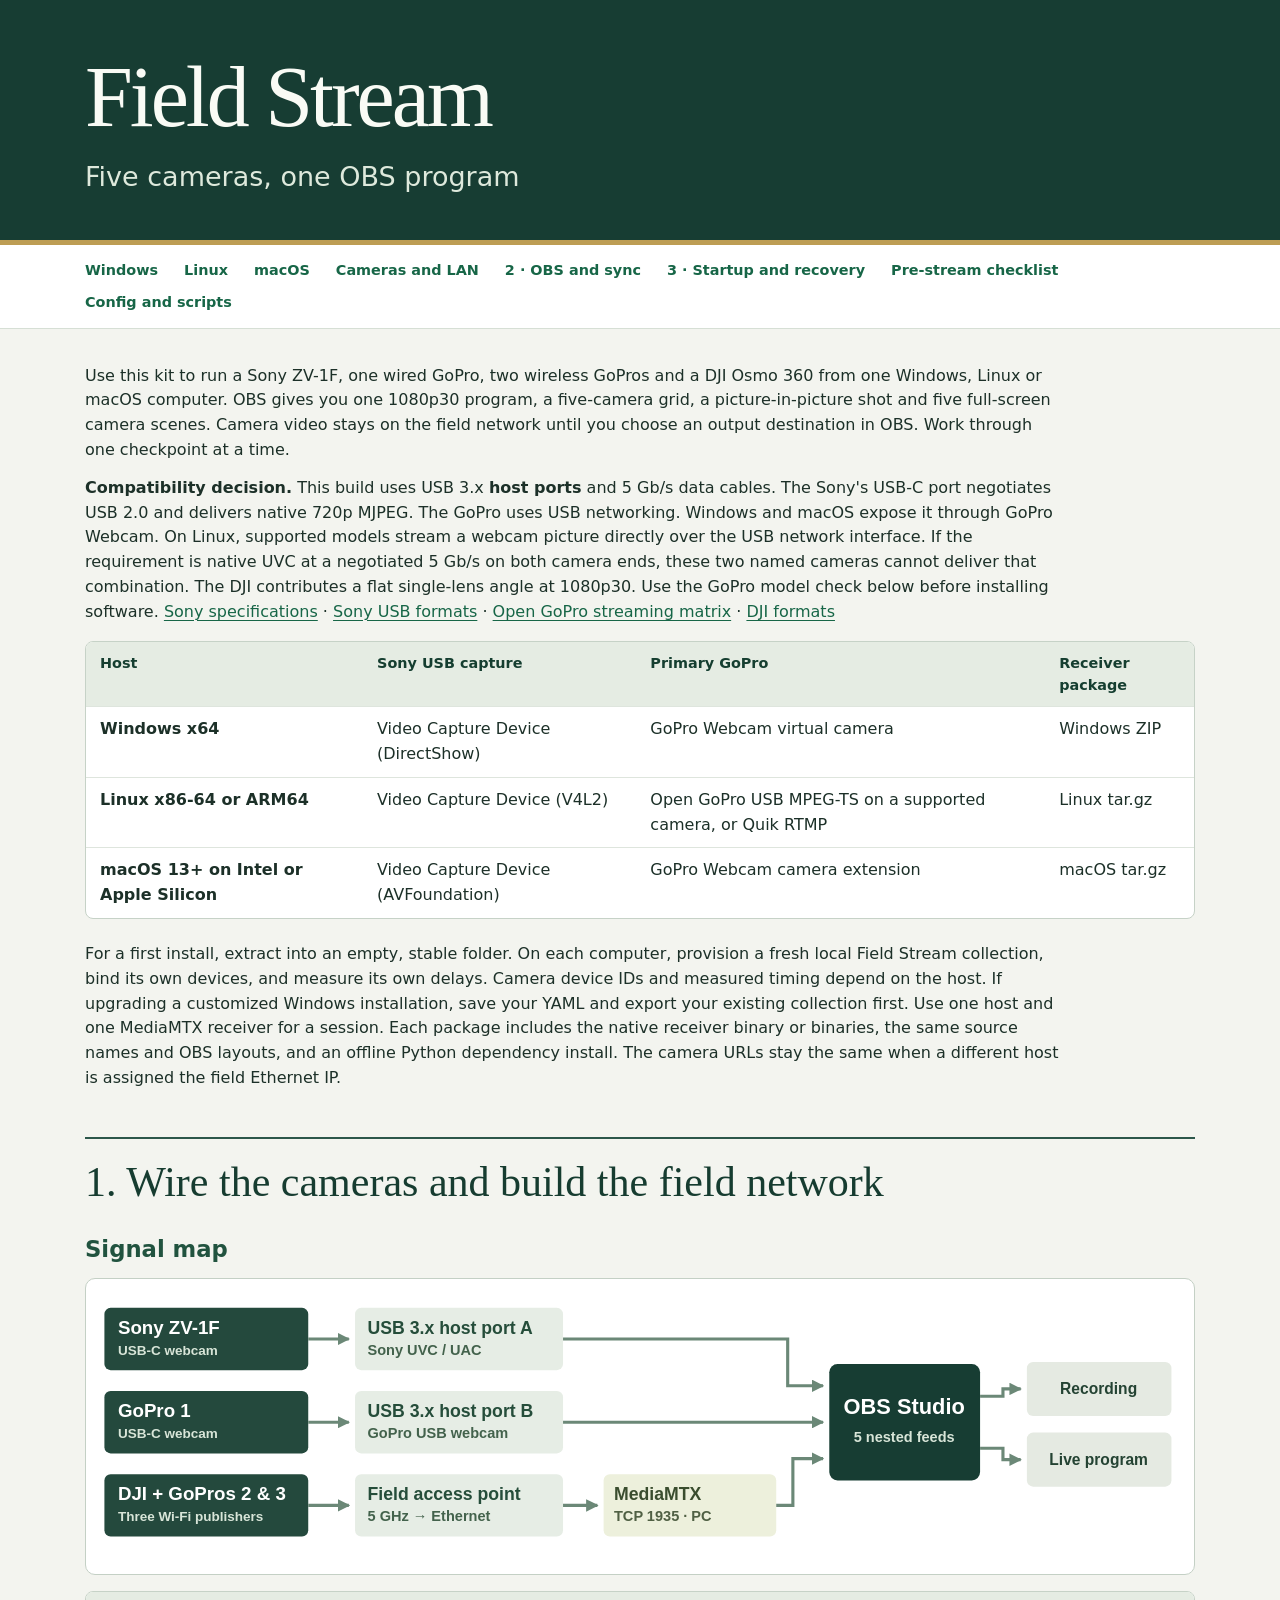
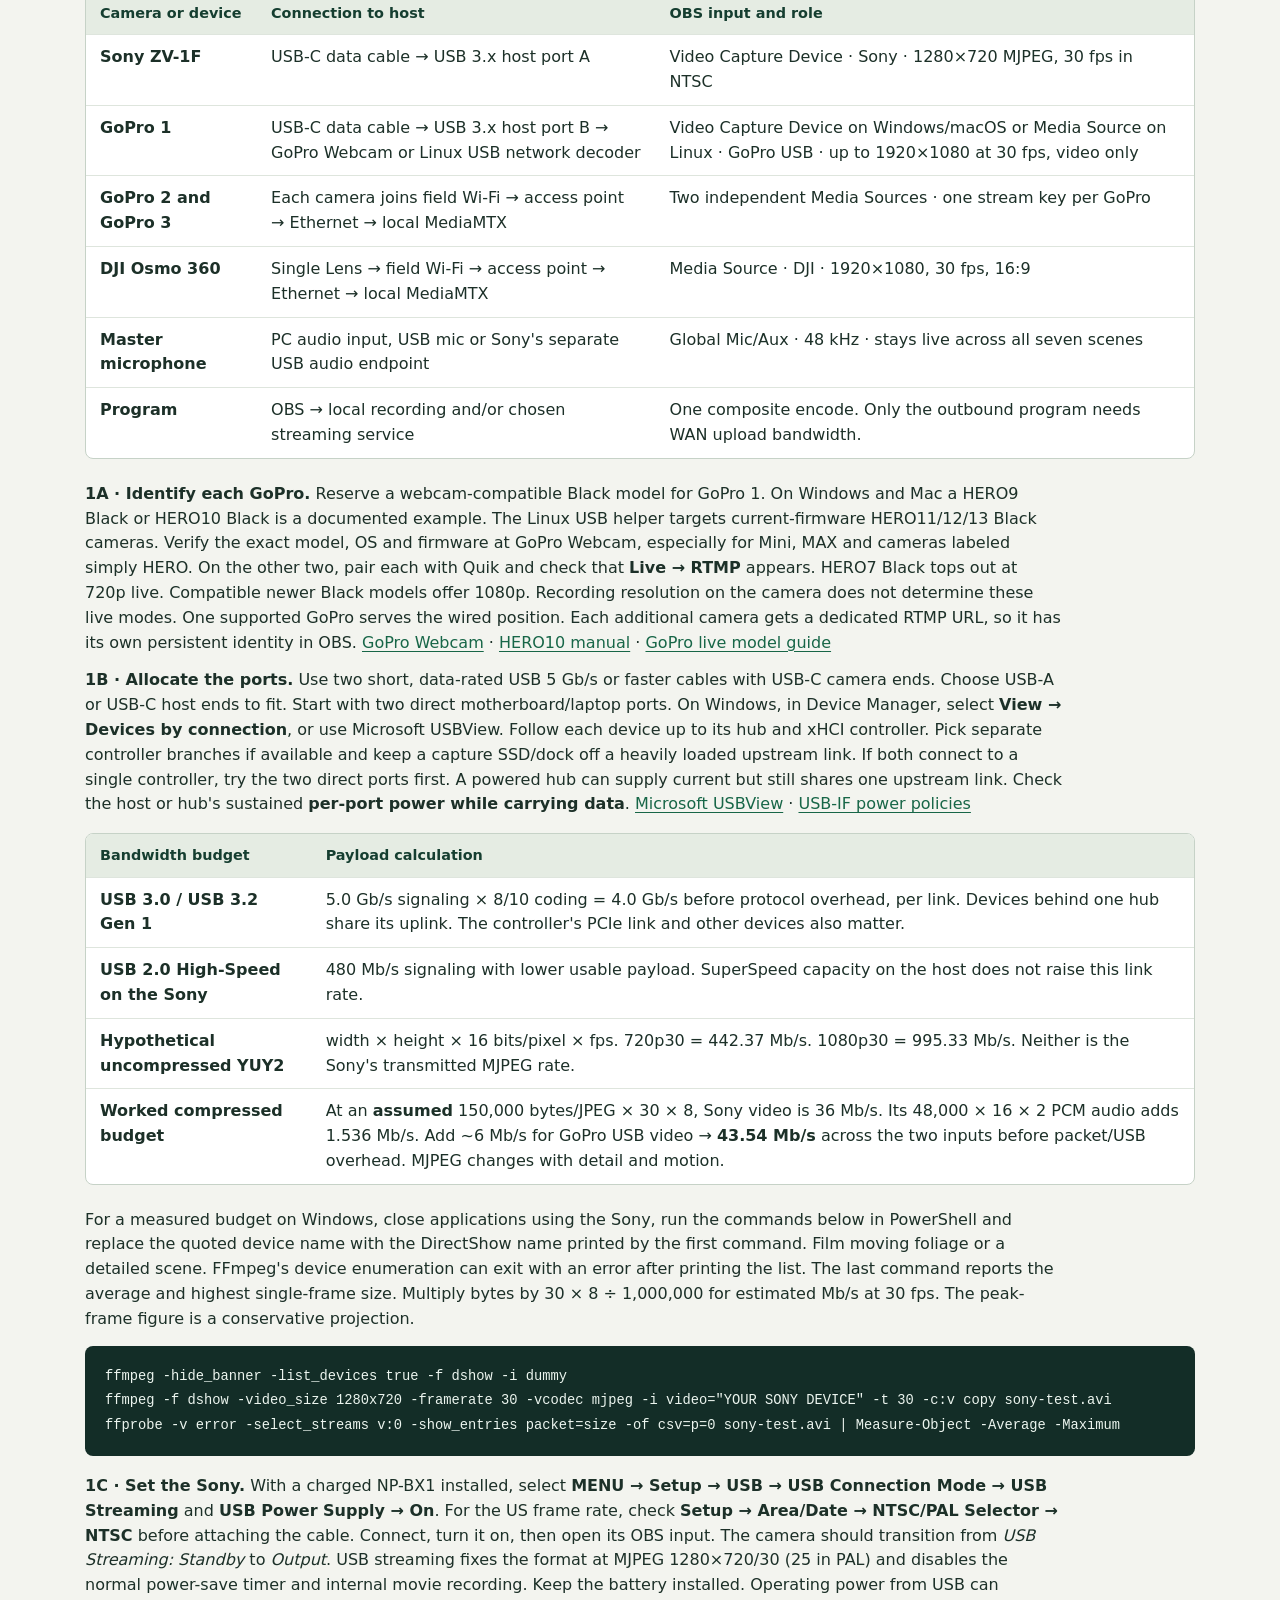
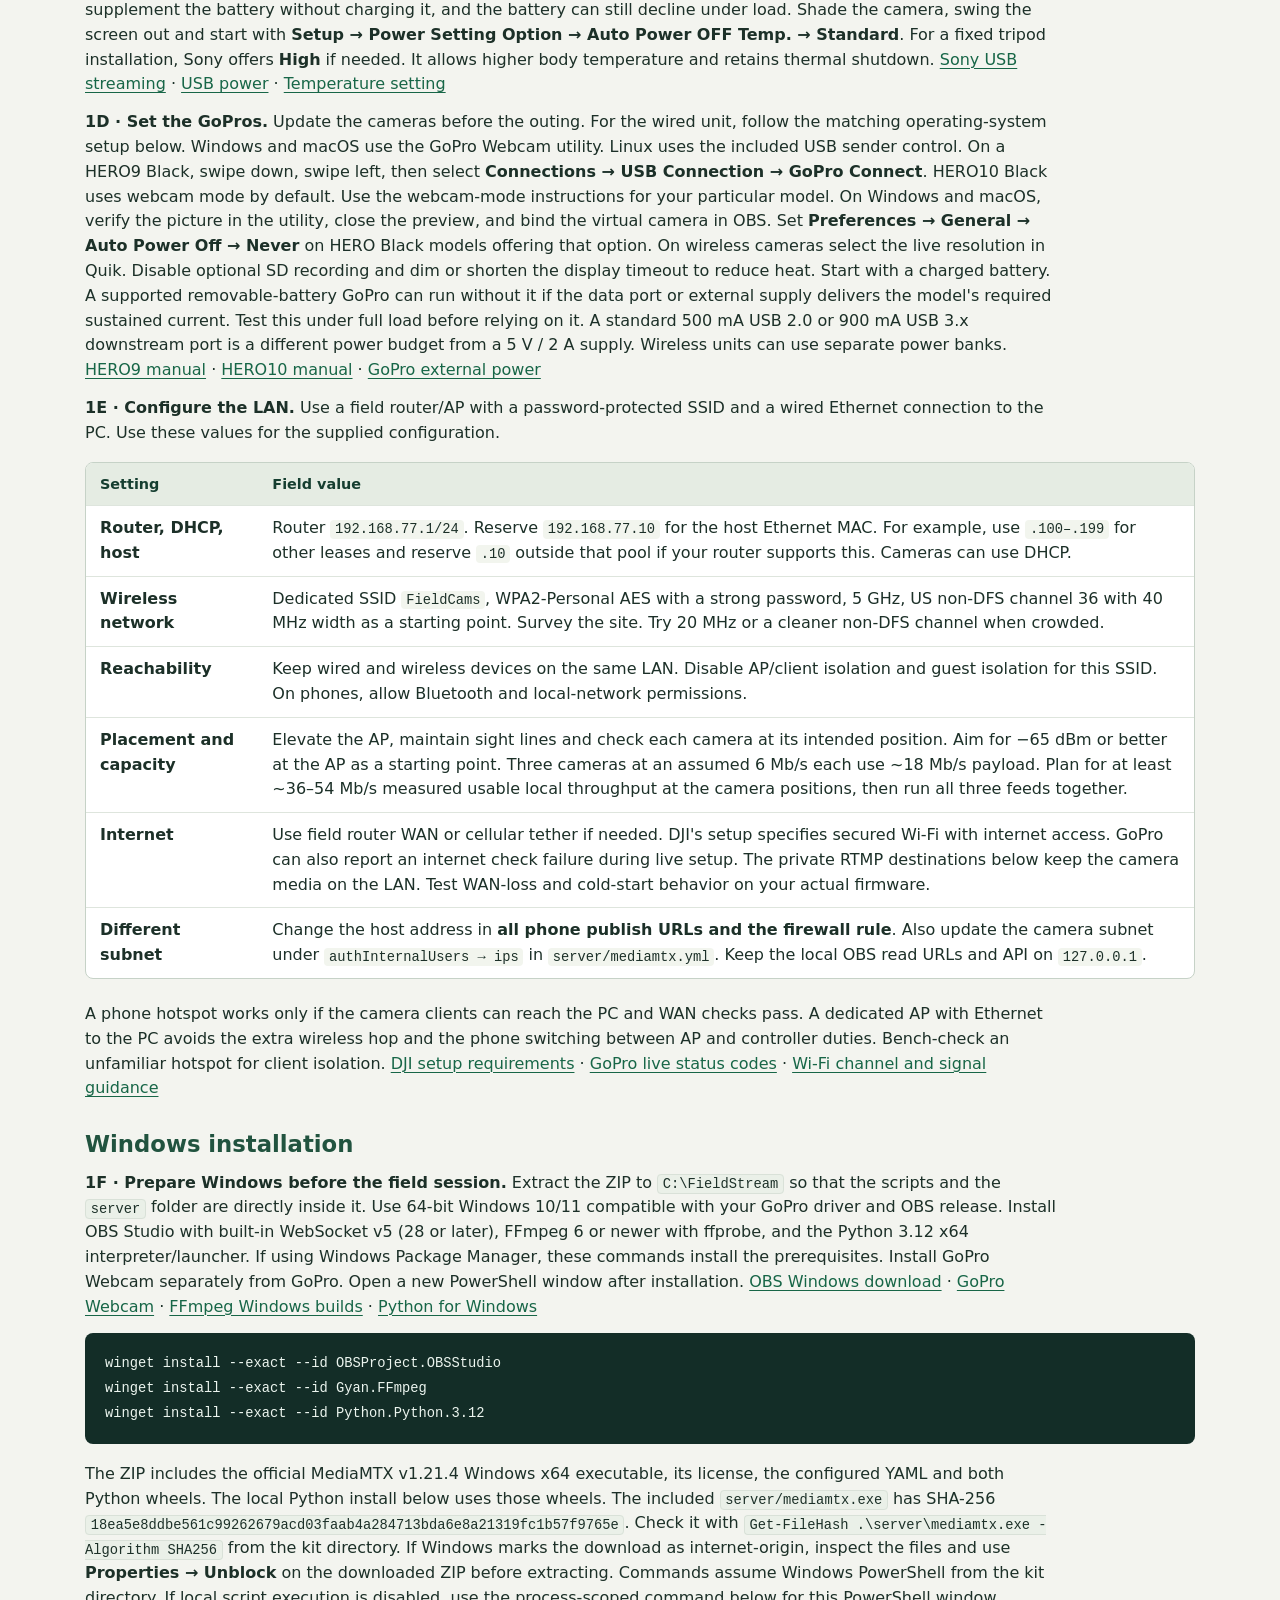
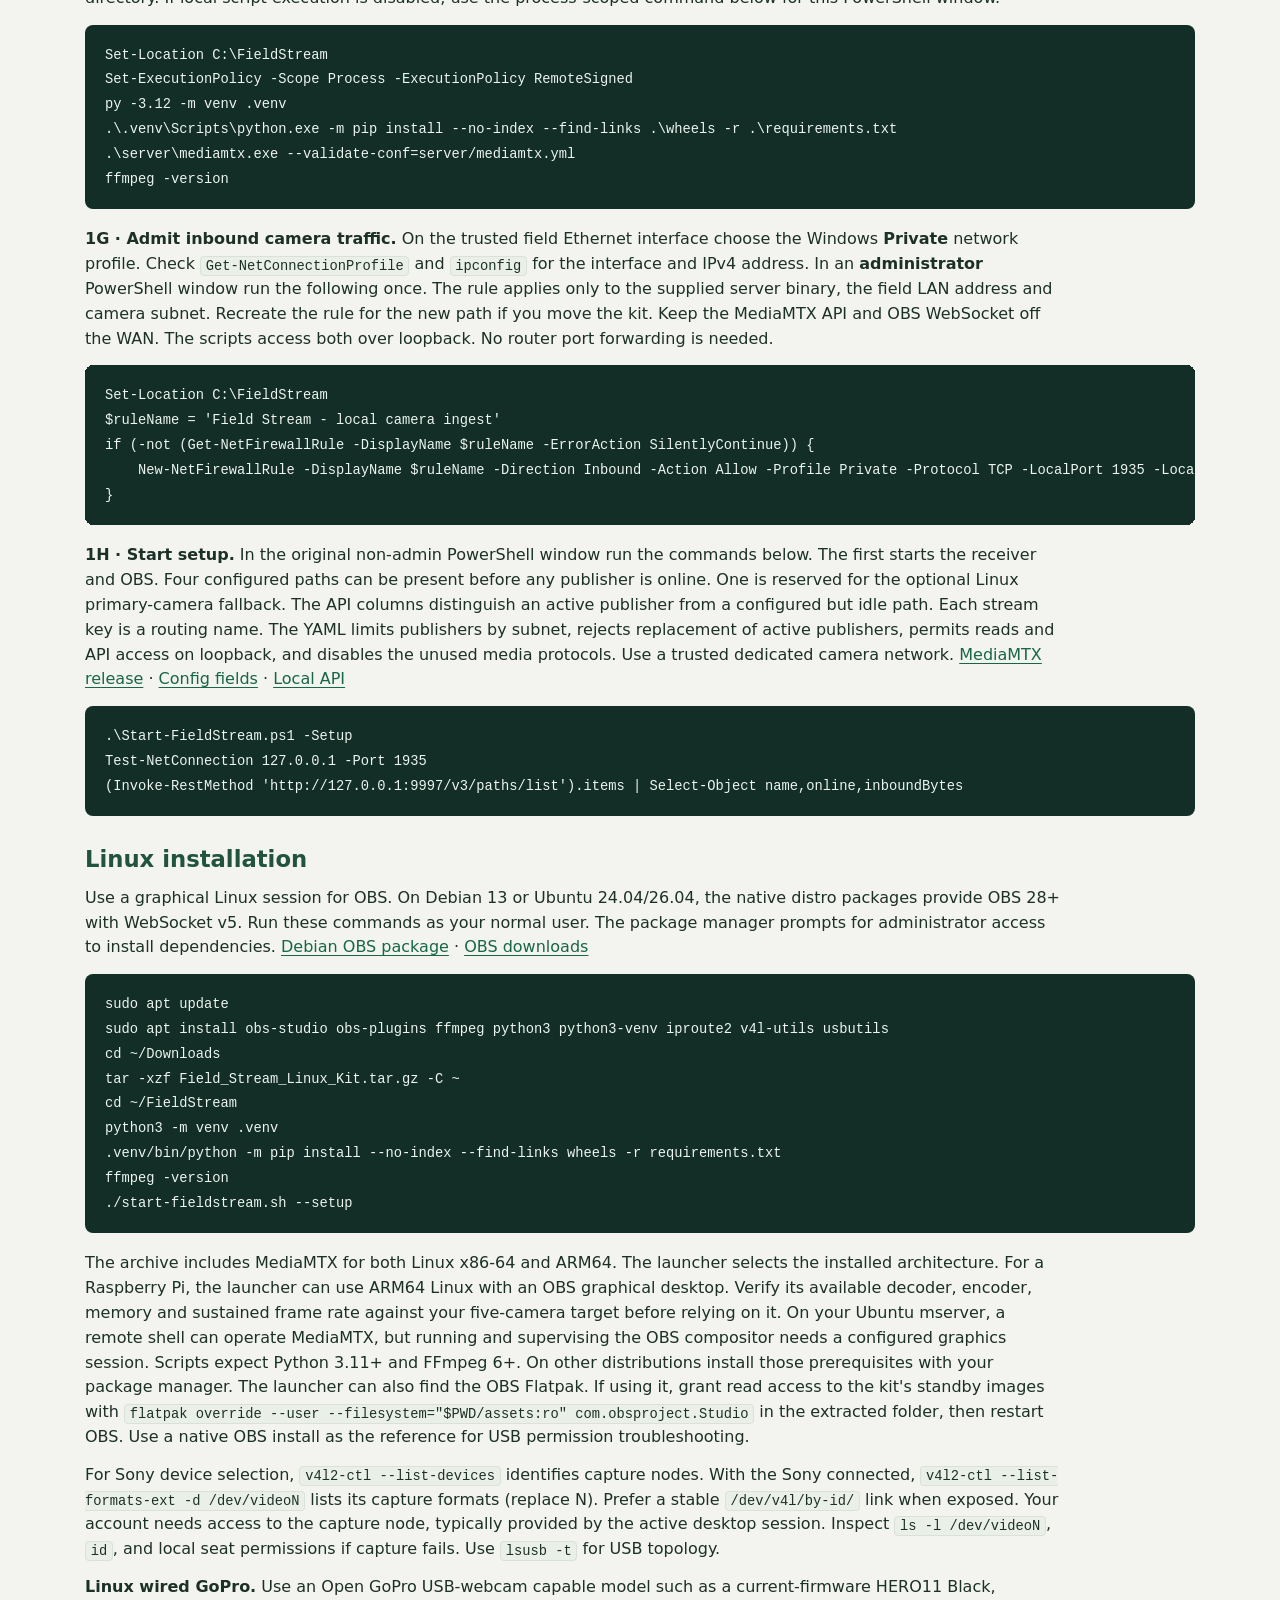
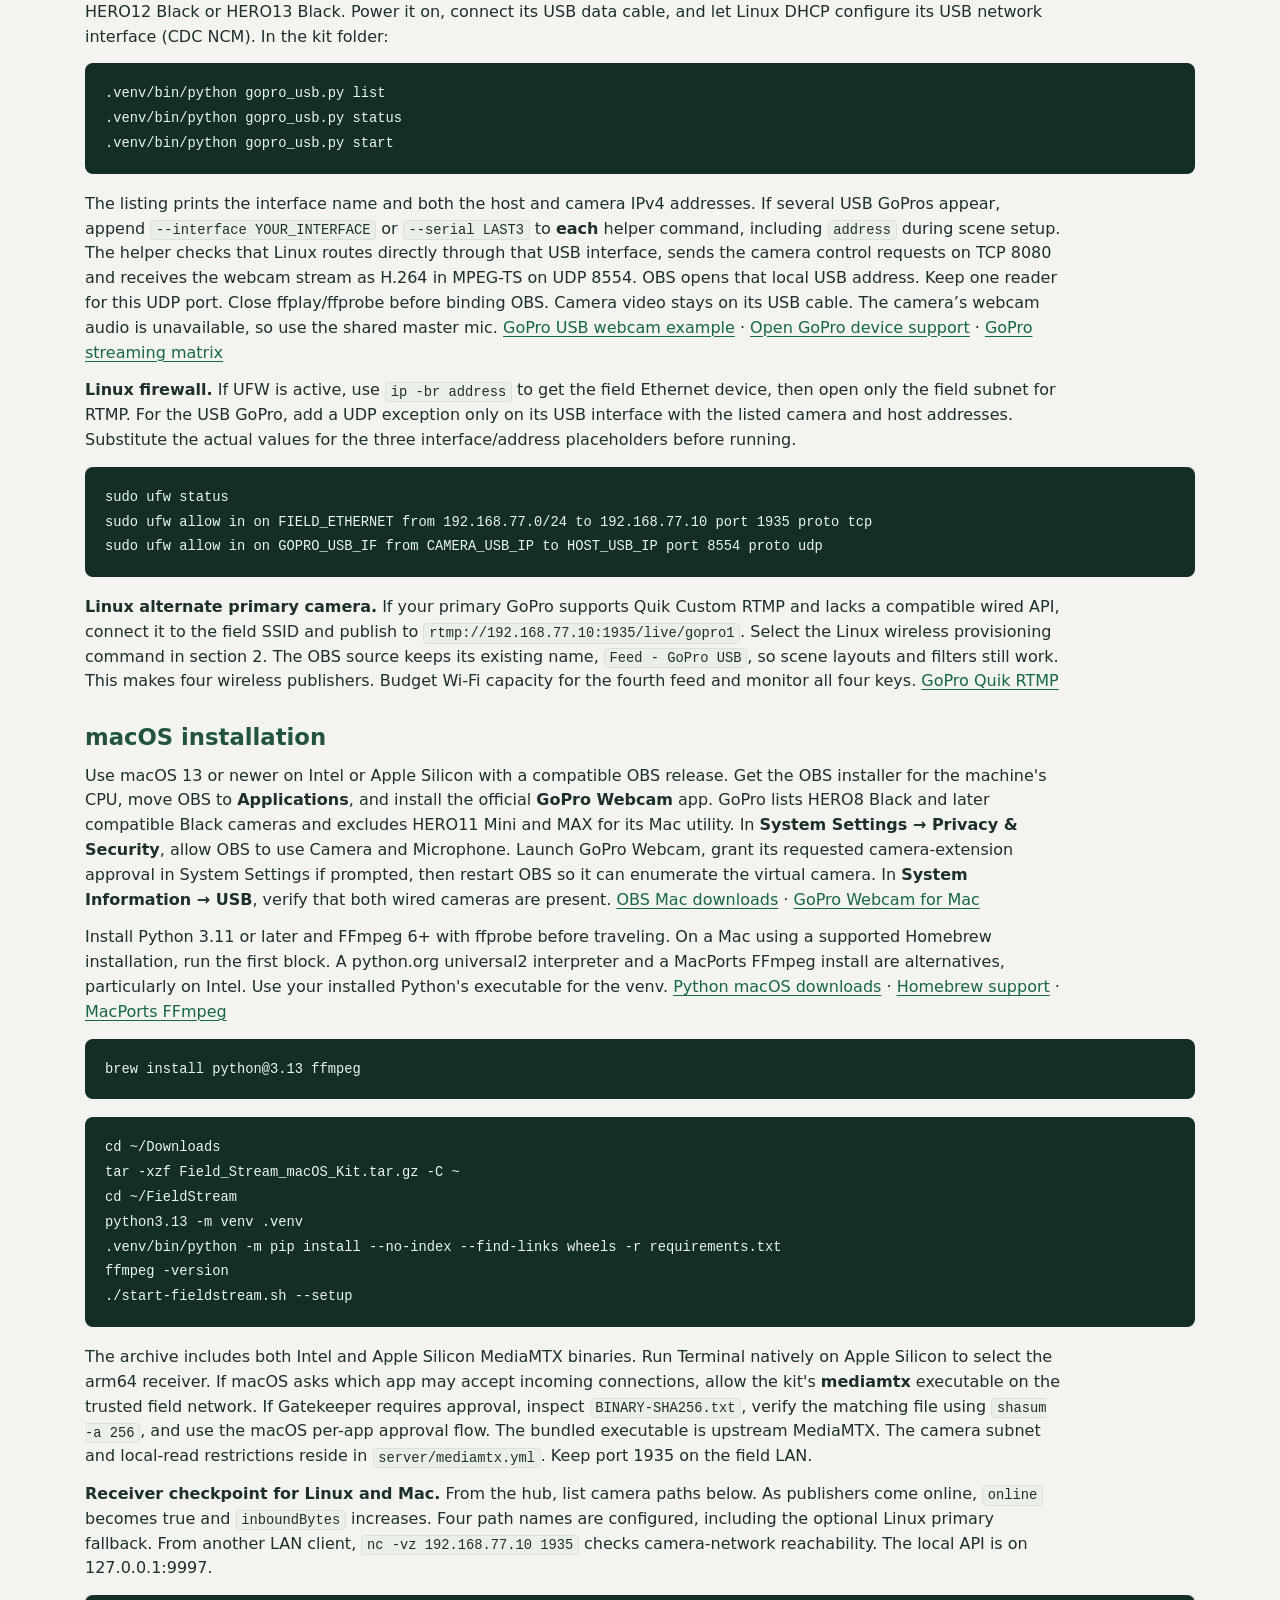
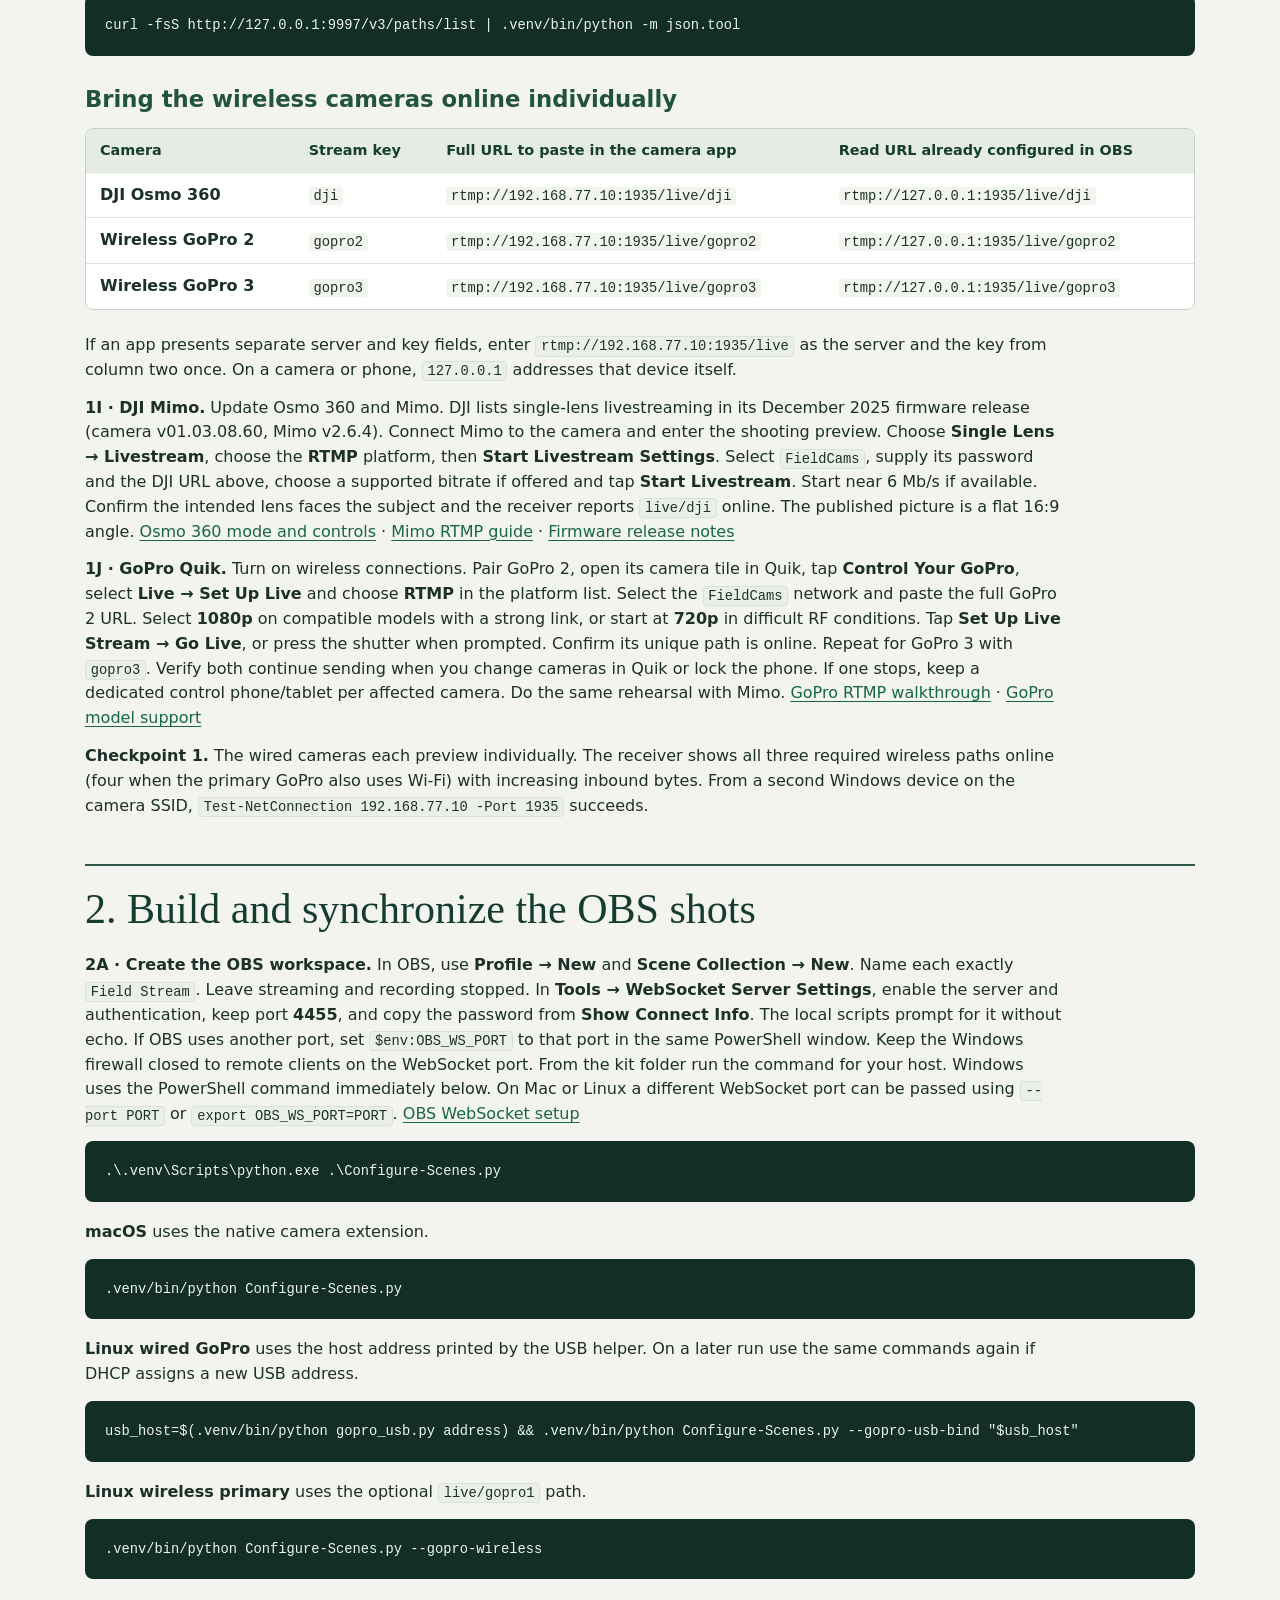
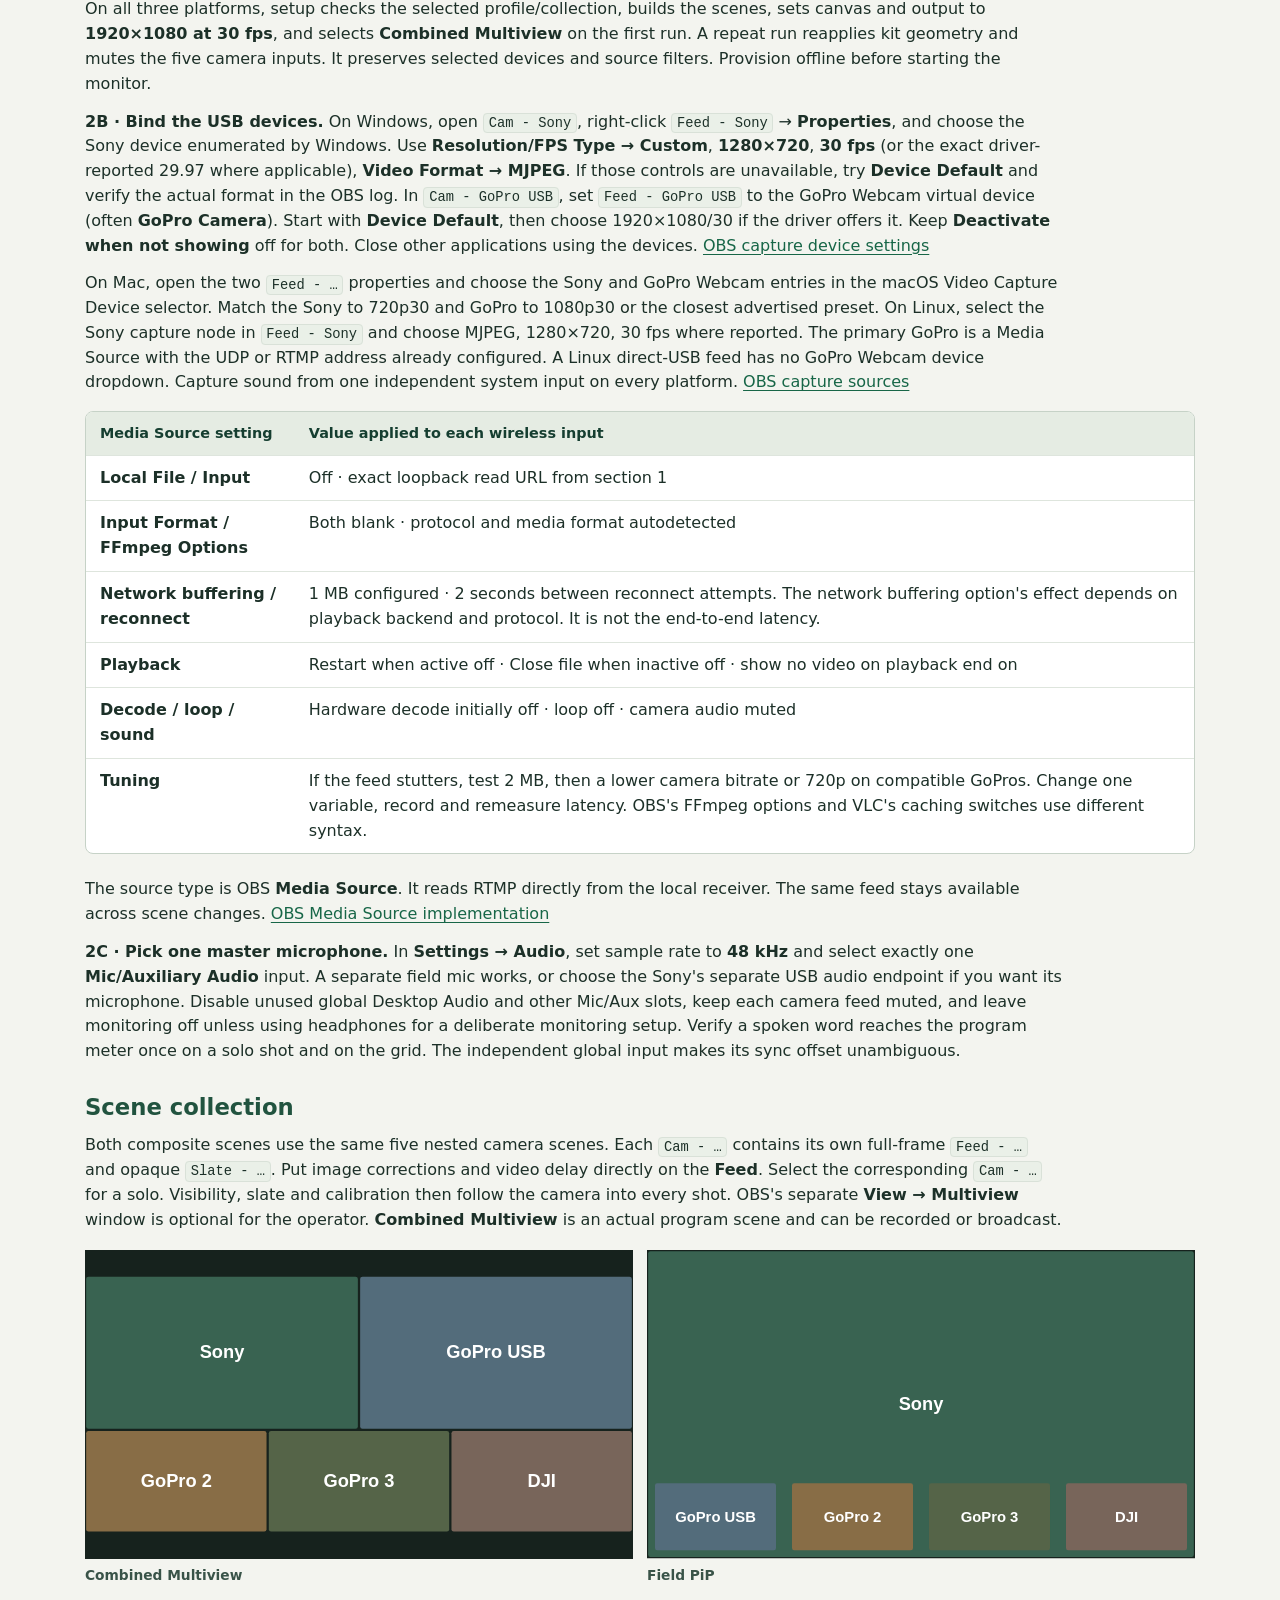
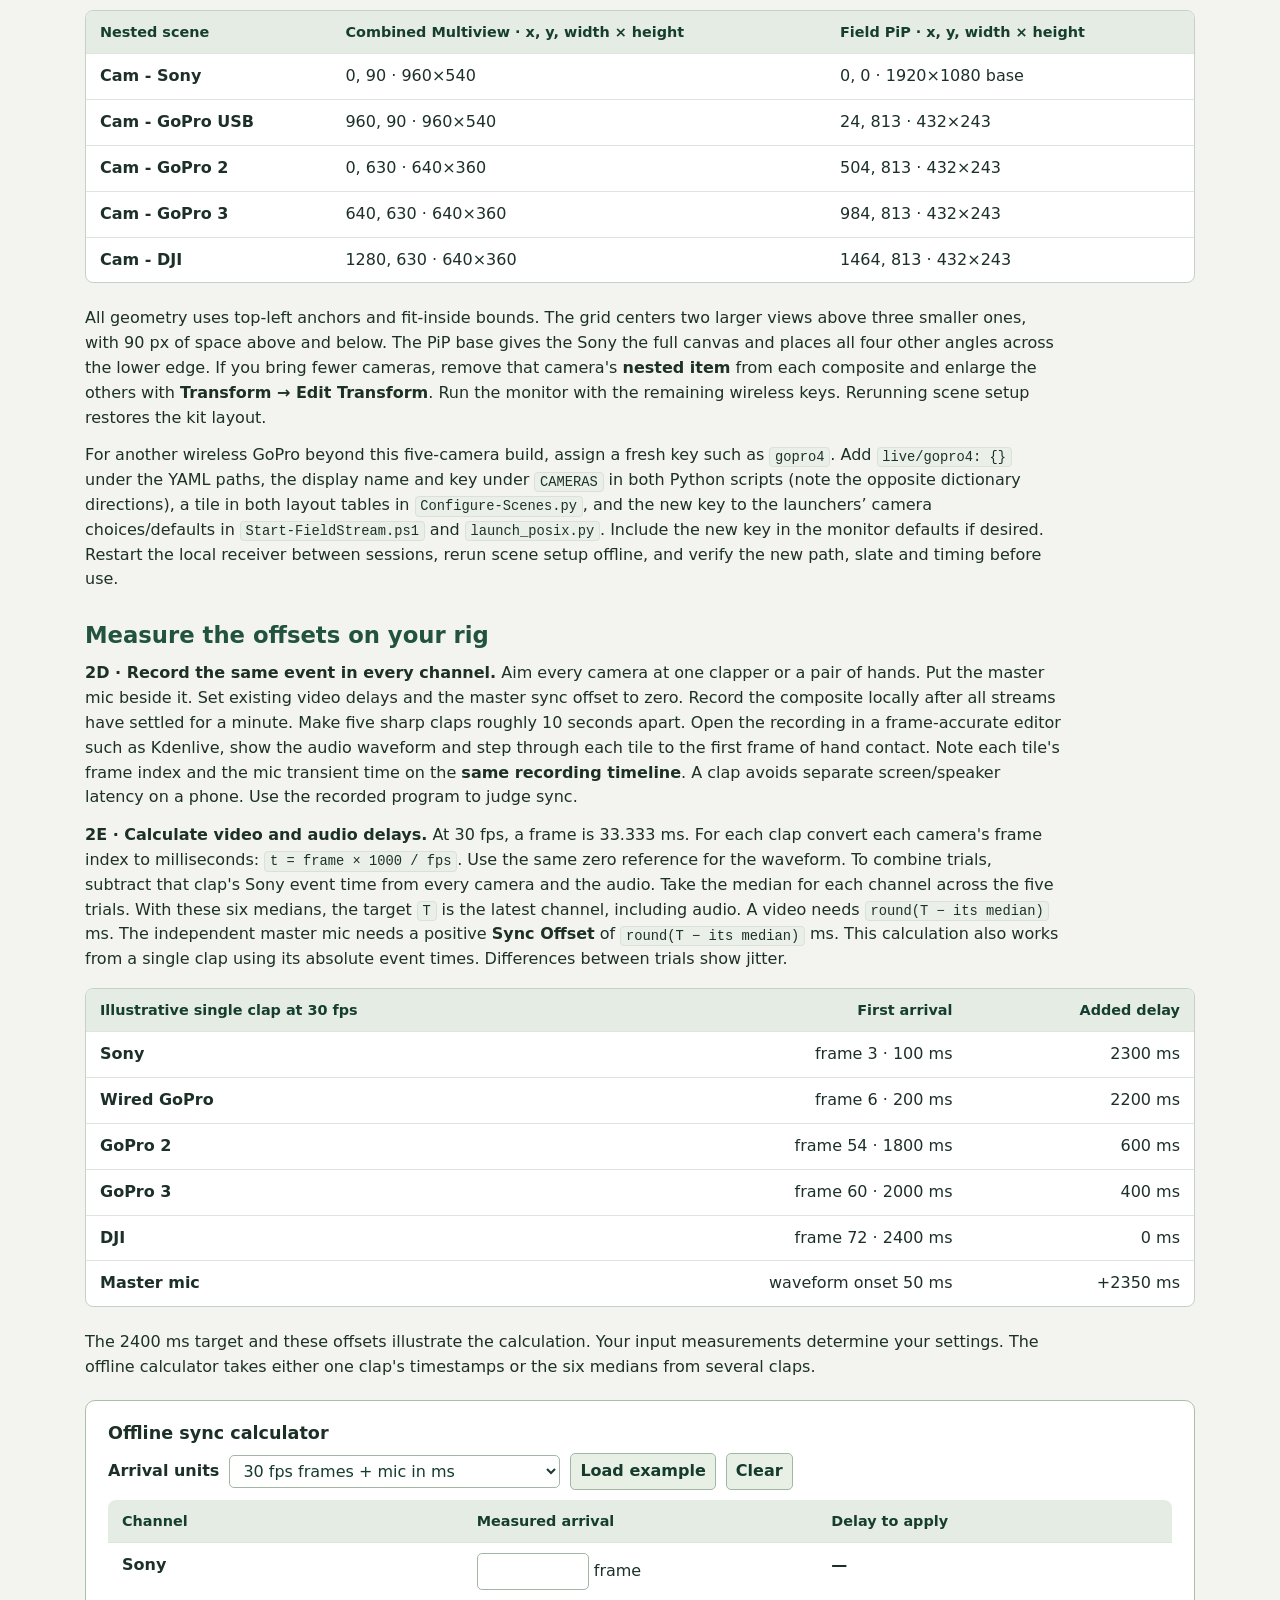
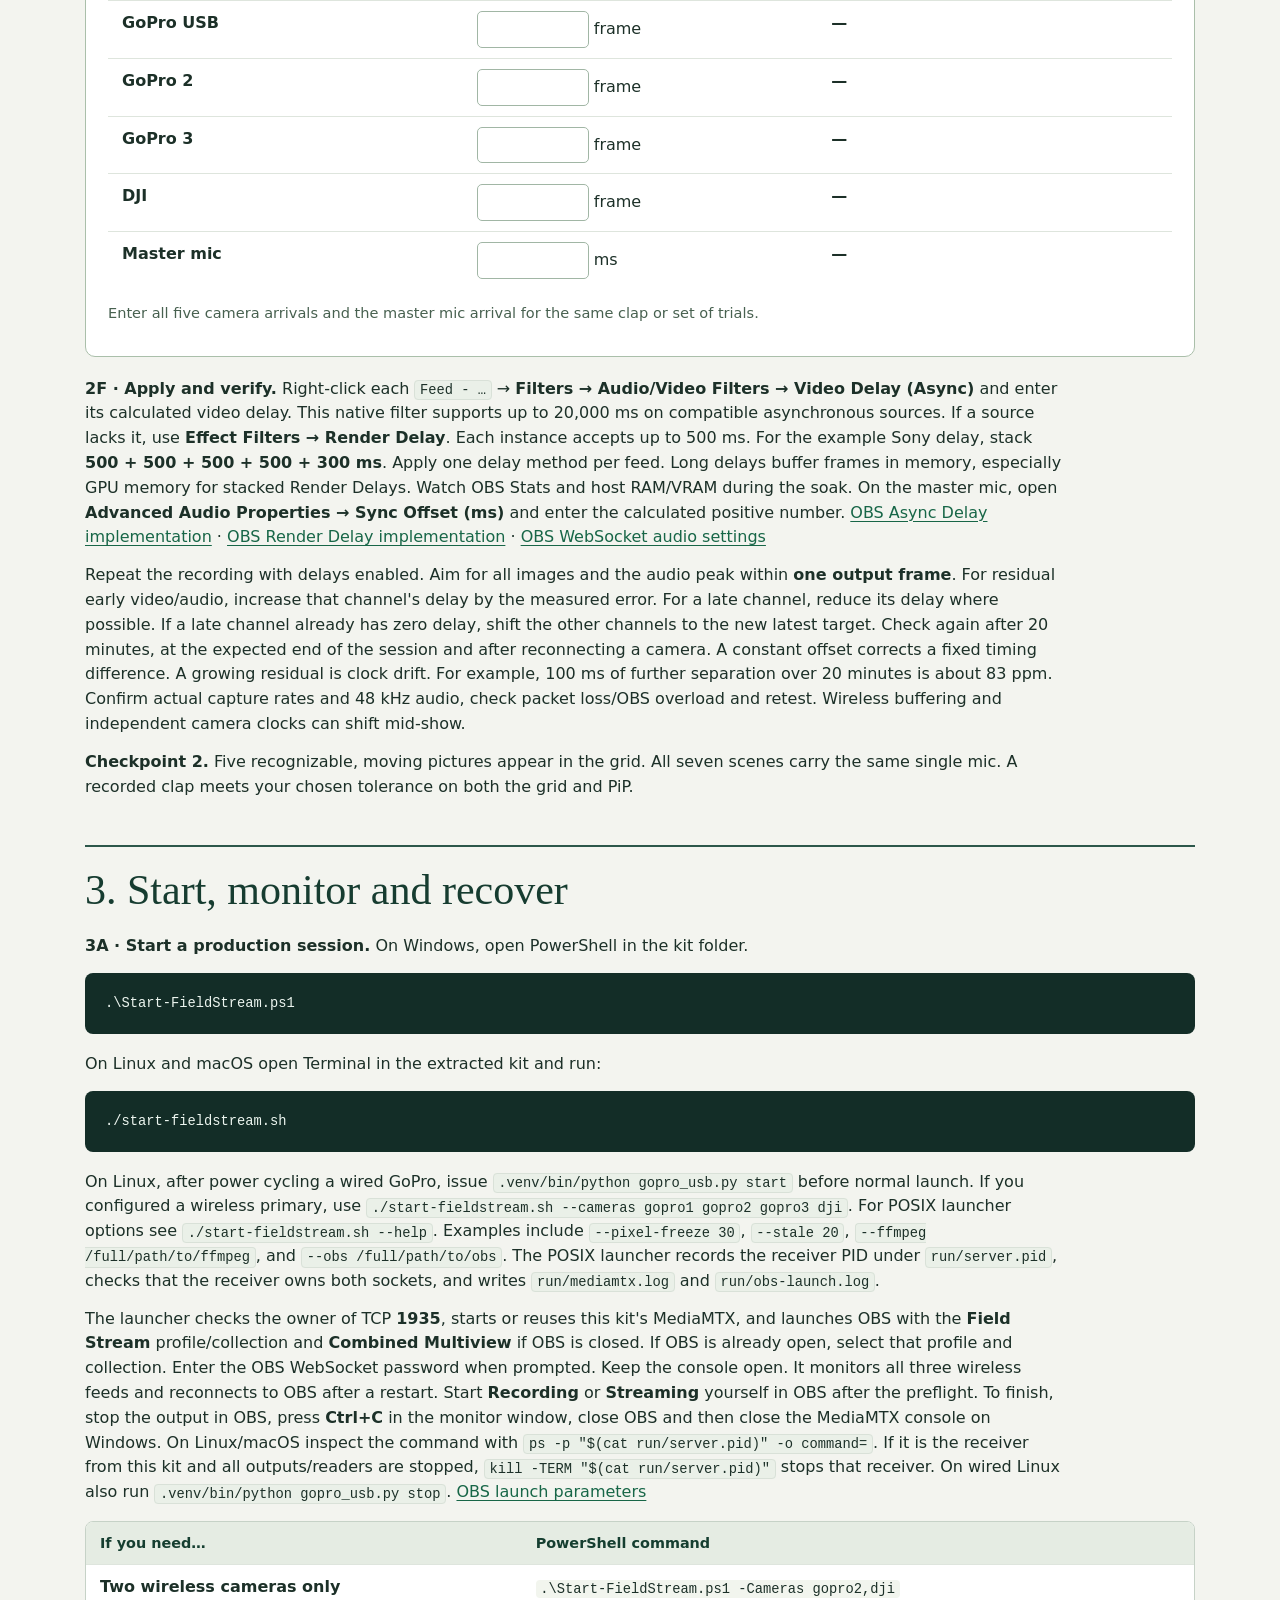
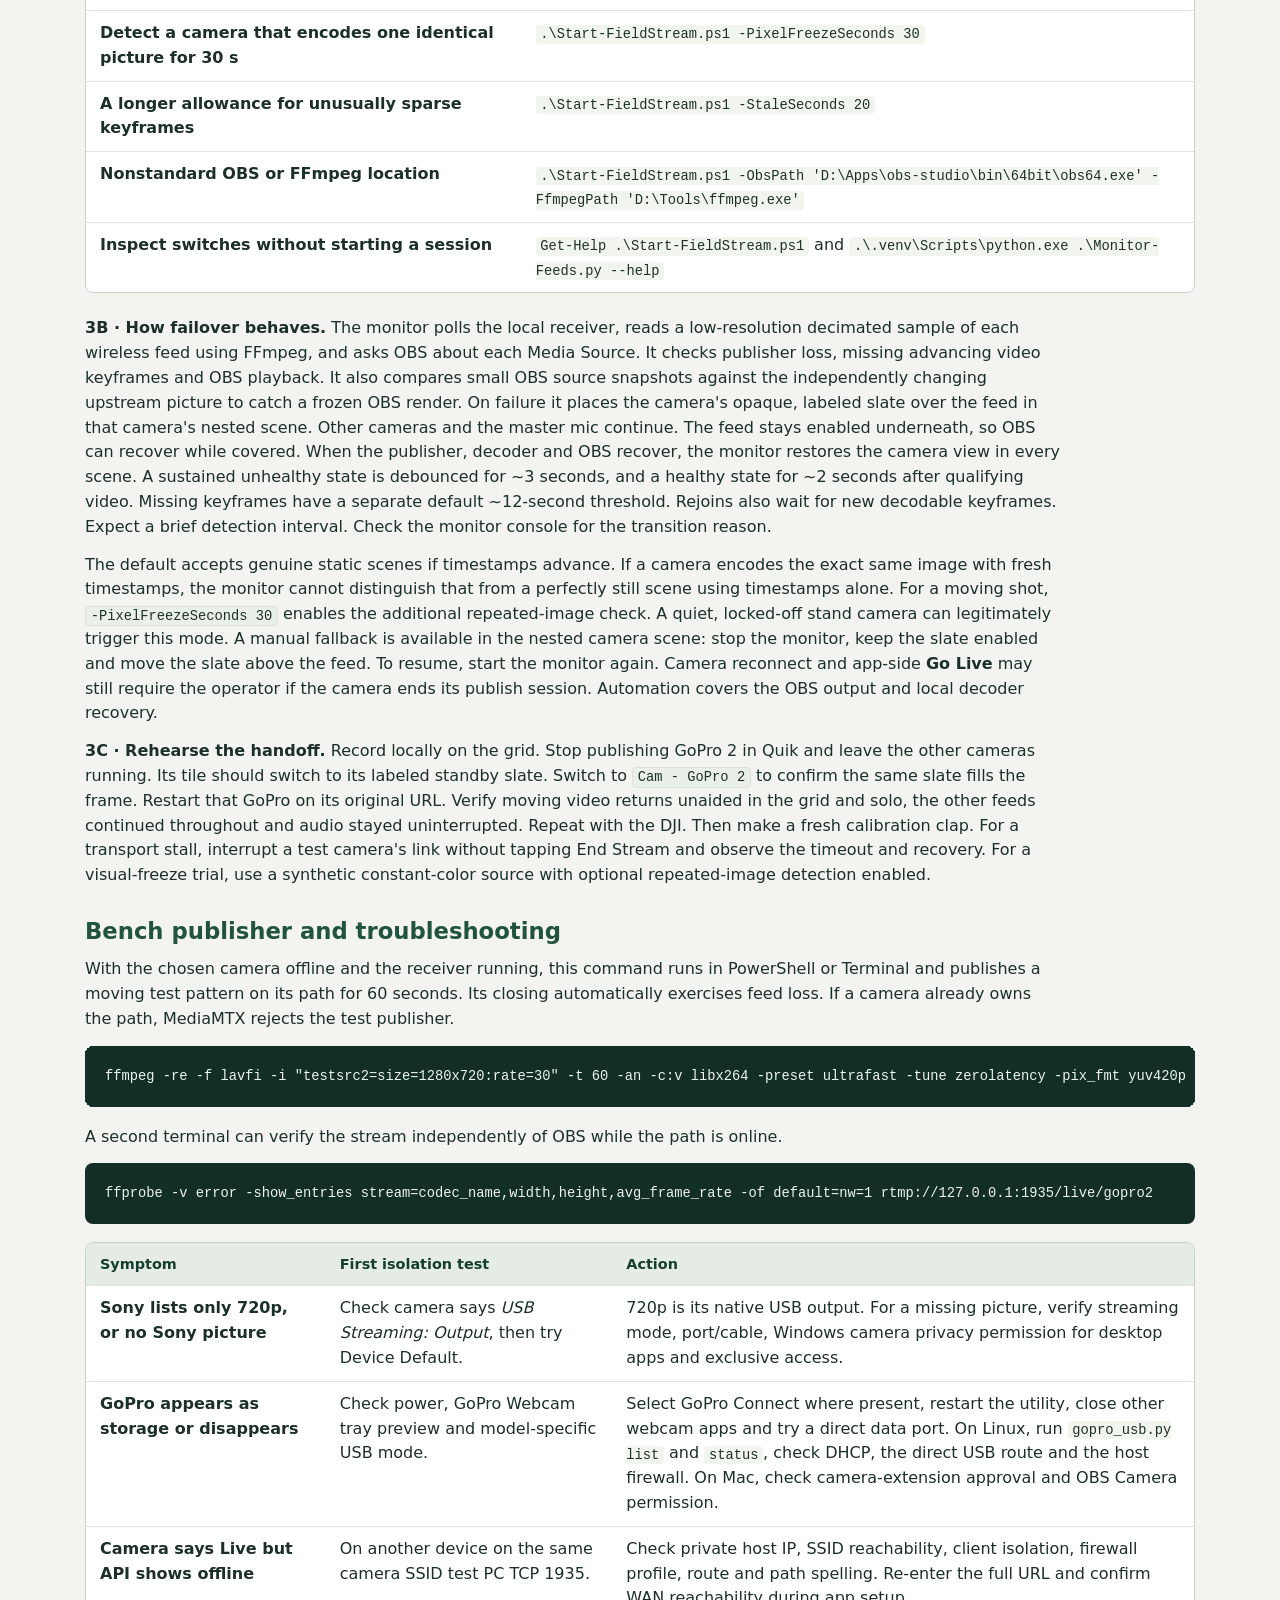
<file: obs/Field_Stream_Guide.html>
<!doctype html><html lang="en"><head><meta charset="utf-8"><meta name="viewport" content="width=device-width,initial-scale=1"><title>Field Stream · Deployment guide</title><style>:root{font-family:Inter,"Segoe UI",system-ui,sans-serif;color:#1c3028;background:#f3f4ef;font-size:16px;line-height:1.55}
*{box-sizing:border-box}html{scroll-behavior:smooth}body{margin:0}a{color:#176647;text-decoration-thickness:1px;text-underline-offset:.18em}a:hover{text-decoration-thickness:2px}
.hero{background:#173d33;color:#f9fbf5;padding:52px max(22px,calc((100vw - 1110px)/2)) 42px;border-bottom:5px solid #bd9d54}
h1{font:normal clamp(48px,7vw,86px)/1.06 Georgia,serif;margin:0;letter-spacing:-.035em}.hero p{margin:13px 0 0;font-size:clamp(18px,3vw,27px);color:#dee9dc}
nav{background:#fff;border-bottom:1px solid #d6dfd5;padding:14px max(22px,calc((100vw - 1110px)/2));display:flex;gap:10px 26px;flex-wrap:wrap;font-size:.9rem;font-weight:650}nav a{text-decoration:none}main{max-width:1154px;margin:0 auto;padding:22px 22px 70px}main>p{max-width:96ch}h2,h3,h4{line-height:1.16;scroll-margin:18px}
h2{border-top:2px solid #2c574a;margin:46px 0 20px;padding-top:20px;font:normal clamp(29px,4vw,42px)/1.12 Georgia,serif;color:#163c30}
h3{font-size:1.42rem;margin:30px 0 12px;color:#21533f}h4{font-size:1.1rem;margin:4px 0 10px}p{margin:13px 0}
strong{font-weight:675}code{font: .86em/1.45 "Cascadia Code",Consolas,monospace;padding:.12em .34em;border:1px solid #d9e1d8;border-radius:4px;background:#eaf0e8;overflow-wrap:anywhere}
pre{border-radius:8px;background:#132d27;color:#ecf5ef;padding:18px 20px;margin:14px 0 18px;overflow-x:auto;tab-size:4}pre code{background:none;border:0;color:inherit;padding:0;white-space:pre;font-size:.86rem;overflow-wrap:normal}
.tablewrap{overflow-x:auto;border:1px solid #c6d2c7;background:white;margin:16px 0 23px;border-radius:8px}
table{border-collapse:collapse;width:100%;text-align:left}table th,table td{padding:10px 14px;vertical-align:top;border-bottom:1px solid #dee5dd}table th{font-weight:650;background:#e5ece3;color:#153e30;font-size:.9rem}tr:last-child td{border-bottom:none}table code{background:#f2f5ee;border:0}
table td:first-child{font-weight:570}table th[style*="right"],table td[style*="right"]{font-variant-numeric:tabular-nums}
label{font-weight:600}input:not([type=checkbox]),select,button{font:inherit;border:1px solid #a1b6a5;border-radius:5px;background:white;padding:5px 9px;color:#153b2d}input:not([type=checkbox]){max-width:112px;width:100%}button{cursor:pointer;font-weight:620;background:#e8f0e6}
button:hover{background:#d6e6d4}input:focus,button:focus,select:focus,a:focus{outline:2px solid #558c55;outline-offset:2px}
.calculator{border:1px solid #aabfaa;background:white;border-radius:10px;padding:18px 22px;margin:20px 0}.calculator .bar{display:flex;gap:10px;flex-wrap:wrap;align-items:center}.calculator .tablewrap{border:0;margin:10px 0}.calculator output{font-variant-numeric:tabular-nums;font-weight:650}.calculator .hint{font-size:.91rem;color:#486150}.calculator th{width:33%}
.vizrow{display:grid;grid-template-columns:1fr 1fr;gap:14px;margin:18px 0}figure{margin:0}figcaption{font-weight:620;font-size:.86rem;color:#395348;margin:6px 0}.sceneart,.network{width:100%;height:auto;display:block}.netwrap{background:#fff;border-radius:10px;border:1px solid #c4d0c5;margin:16px 0;padding:8px;overflow-x:auto}
.details{border:1px solid #d1dacd;border-radius:6px;background:#fbfcf8;margin:8px 0;padding:10px 14px}summary{cursor:pointer;color:#1c513b;font-weight:650}
@media(max-width:720px){:root{font-size:15px}.hero{padding-top:32px;padding-bottom:25px}main{padding:16px 12px 44px}.tablewrap>table{min-width:570px}.calculator .tablewrap>table{min-width:0}.calculator{padding:13px}.calculator th,.calculator td{padding:8px 3px}.vizrow{grid-template-columns:1fr}.network{min-width:650px}}
@media print{html{scroll-behavior:auto}:root{background:white;font-size:10pt}nav,.controls{display:none}.hero,main{padding:10px 0;background:white;color:#173d33}.hero p{color:#35463b}.hero{border-width:2px}h1{font-size:38pt}h2{break-after:avoid;font-size:22pt}h3{break-after:avoid}.tablewrap,.netwrap{overflow:visible}tr,.vizrow,figure{break-inside:avoid}pre{white-space:pre-wrap;overflow-wrap:anywhere;background:#f1f4ef;color:#132d27}pre code{white-space:pre-wrap}details:not([open]){display:none}a{color:#234f3a}}
</style></head><body><header class="hero"><h1>Field Stream</h1><p>Five cameras, one OBS program</p></header><nav aria-label="Guide sections"><a href="#windows-installation">Windows</a><a href="#linux-installation">Linux</a><a href="#macos-installation">macOS</a><a href="#step1">Cameras and LAN</a><a href="#step2">2 · OBS and sync</a><a href="#step3">3 · Startup and recovery</a><a href="#pre-stream-checklist">Pre-stream checklist</a><a href="#files">Config and scripts</a></nav><main><p>Use this kit to run a Sony ZV-1F, one wired GoPro, two wireless GoPros and a DJI Osmo 360 from one Windows, Linux or macOS computer. OBS gives you one 1080p30 program, a five-camera grid, a picture-in-picture shot and five full-screen camera scenes. Camera video stays on the field network until you choose an output destination in OBS. Work through one checkpoint at a time.</p>
<p><strong>Compatibility decision.</strong> This build uses USB 3.x <strong>host ports</strong> and 5 Gb/s data cables. The Sony's USB-C port negotiates USB 2.0 and delivers native 720p MJPEG. The GoPro uses USB networking. Windows and macOS expose it through GoPro Webcam. On Linux, supported models stream a webcam picture directly over the USB network interface. If the requirement is native UVC at a negotiated 5 Gb/s on both camera ends, these two named cameras cannot deliver that combination. The DJI contributes a flat single-lens angle at 1080p30. Use the GoPro model check below before installing software. <a href="https://www.sony.com/electronics/support/compact-cameras-dsc-zv-series/zv-1f/specifications">Sony specifications</a> · <a href="https://helpguide.sony.net/dc/2210/v1/en/contents/TP1000934575.html">Sony USB formats</a> · <a href="https://gopro.github.io/OpenGoPro/docs/faq/">Open GoPro streaming matrix</a> · <a href="https://www.dji.com/360/faq">DJI formats</a></p>
<div class="tablewrap"><table>

<thead>
<tr class="header">
<th>Host</th>
<th>Sony USB capture</th>
<th>Primary GoPro</th>
<th>Receiver package</th>
</tr>
</thead>
<tbody>
<tr class="odd">
<td>Windows x64</td>
<td>Video Capture Device (DirectShow)</td>
<td>GoPro Webcam virtual camera</td>
<td>Windows ZIP</td>
</tr>
<tr class="even">
<td>Linux x86-64 or ARM64</td>
<td>Video Capture Device (V4L2)</td>
<td>Open GoPro USB MPEG-TS on a supported camera, or Quik RTMP</td>
<td>Linux tar.gz</td>
</tr>
<tr class="odd">
<td>macOS 13+ on Intel or Apple Silicon</td>
<td>Video Capture Device (AVFoundation)</td>
<td>GoPro Webcam camera extension</td>
<td>macOS tar.gz</td>
</tr>
</tbody>
</table></div>
<p>For a first install, extract into an empty, stable folder. On each computer, provision a fresh local Field Stream collection, bind its own devices, and measure its own delays. Camera device IDs and measured timing depend on the host. If upgrading a customized Windows installation, save your YAML and export your existing collection first. Use one host and one MediaMTX receiver for a session. Each package includes the native receiver binary or binaries, the same source names and OBS layouts, and an offline Python dependency install. The camera URLs stay the same when a different host is assigned the field Ethernet IP.</p>
<h2 id="step1">1. Wire the cameras and build the field network</h2>
<h3 id="signal-map">Signal map</h3><figure class="netwrap"><svg aria-label="Two wired camera paths and three independent Wi-Fi cameras joined by Ethernet at the OBS host." class="network" role="img" viewbox="0 0 1050 268"><defs><marker id="tip" markerheight="4" markerunits="strokeWidth" markerwidth="4" orient="auto" refx="9" refy="5" viewbox="0 0 10 10"><path d="M0 0 L10 5 L0 10 z" fill="#6b8877"></path></marker></defs><rect fill="#24493d" height="60" rx="6" width="196" x="10" y="20"></rect><text fill="#fff" font-family="Segoe UI,Arial,sans-serif" font-size="18" font-weight="580" text-anchor="start" x="23" y="45">Sony ZV-1F</text><text fill="#d8e5d8" font-family="Segoe UI,Arial,sans-serif" font-size="13" font-weight="580" text-anchor="start" x="23" y="65">USB-C webcam</text><rect fill="#24493d" height="60" rx="6" width="196" x="10" y="100"></rect><text fill="#fff" font-family="Segoe UI,Arial,sans-serif" font-size="18" font-weight="580" text-anchor="start" x="23" y="125">GoPro 1</text><text fill="#d8e5d8" font-family="Segoe UI,Arial,sans-serif" font-size="13" font-weight="580" text-anchor="start" x="23" y="145">USB-C webcam</text><rect fill="#24493d" height="60" rx="6" width="196" x="10" y="180"></rect><text fill="#fff" font-family="Segoe UI,Arial,sans-serif" font-size="18" font-weight="580" text-anchor="start" x="23" y="205">DJI + GoPros 2 &amp; 3</text><text fill="#d8e5d8" font-family="Segoe UI,Arial,sans-serif" font-size="13" font-weight="580" text-anchor="start" x="23" y="225">Three Wi-Fi publishers</text><rect fill="#e6ede5" height="60" rx="6" width="200" x="251" y="20"></rect><text fill="#254d3a" font-family="Segoe UI,Arial,sans-serif" font-size="17" font-weight="580" text-anchor="start" x="263" y="45">USB 3.x host port A</text><text fill="#43624c" font-family="Segoe UI,Arial,sans-serif" font-size="14" font-weight="580" text-anchor="start" x="263" y="65">Sony UVC / UAC</text><path d="M206 50 H245" fill="none" marker-end="url(#tip)" stroke="#6b8877" stroke-width="3"></path><rect fill="#e6ede5" height="60" rx="6" width="200" x="251" y="100"></rect><text fill="#254d3a" font-family="Segoe UI,Arial,sans-serif" font-size="17" font-weight="580" text-anchor="start" x="263" y="125">USB 3.x host port B</text><text fill="#43624c" font-family="Segoe UI,Arial,sans-serif" font-size="14" font-weight="580" text-anchor="start" x="263" y="145">GoPro USB webcam</text><path d="M206 130 H245" fill="none" marker-end="url(#tip)" stroke="#6b8877" stroke-width="3"></path><rect fill="#e6ede5" height="60" rx="6" width="200" x="251" y="180"></rect><text fill="#254d3a" font-family="Segoe UI,Arial,sans-serif" font-size="17" font-weight="580" text-anchor="start" x="263" y="205">Field access point</text><text fill="#43624c" font-family="Segoe UI,Arial,sans-serif" font-size="14" font-weight="580" text-anchor="start" x="263" y="225">5 GHz → Ethernet</text><path d="M206 210 H245" fill="none" marker-end="url(#tip)" stroke="#6b8877" stroke-width="3"></path><rect fill="#edf0dc" height="60" rx="6" width="166" x="490" y="180"></rect><text fill="#3a4d2e" font-family="Segoe UI,Arial,sans-serif" font-size="17" font-weight="580" text-anchor="start" x="500" y="205">MediaMTX</text><text fill="#506044" font-family="Segoe UI,Arial,sans-serif" font-size="14" font-weight="580" text-anchor="start" x="500" y="225">TCP 1935 · PC</text><rect fill="#173d33" height="112" rx="8" width="145" x="707" y="74"></rect><text fill="#fff" font-family="Segoe UI,Arial,sans-serif" font-size="21" font-weight="580" text-anchor="middle" x="779" y="122">OBS Studio</text><text fill="#d8e5d8" font-family="Segoe UI,Arial,sans-serif" font-size="14" font-weight="580" text-anchor="middle" x="779" y="149">5 nested feeds</text><rect fill="#e5eae2" height="52" rx="6" width="139" x="897" y="72"></rect><text fill="#244333" font-family="Segoe UI,Arial,sans-serif" font-size="15" font-weight="580" text-anchor="middle" x="966" y="103">Recording</text><rect fill="#e5eae2" height="52" rx="6" width="139" x="897" y="140"></rect><text fill="#244333" font-family="Segoe UI,Arial,sans-serif" font-size="15" font-weight="580" text-anchor="middle" x="966" y="171">Live program</text><path d="M451 50 H667 V95 H701" fill="none" marker-end="url(#tip)" stroke="#6b8877" stroke-width="3"></path><path d="M451 130 H701" fill="none" marker-end="url(#tip)" stroke="#6b8877" stroke-width="3"></path><path d="M451 210 H484" fill="none" marker-end="url(#tip)" stroke="#6b8877" stroke-width="3"></path><path d="M656 210 H672 V165 H701" fill="none" marker-end="url(#tip)" stroke="#6b8877" stroke-width="3"></path><path d="M852 105 H874 V98 H891" fill="none" marker-end="url(#tip)" stroke="#6b8877" stroke-width="3"></path><path d="M852 155 H874 V166 H891" fill="none" marker-end="url(#tip)" stroke="#6b8877" stroke-width="3"></path></svg></figure>
<div class="tablewrap"><table>

<thead>
<tr class="header">
<th>Camera or device</th>
<th>Connection to host</th>
<th>OBS input and role</th>
</tr>
</thead>
<tbody>
<tr class="odd">
<td>Sony ZV-1F</td>
<td>USB-C data cable → USB 3.x host port A</td>
<td>Video Capture Device · Sony · 1280×720 MJPEG, 30 fps in NTSC</td>
</tr>
<tr class="even">
<td>GoPro 1</td>
<td>USB-C data cable → USB 3.x host port B → GoPro Webcam or Linux USB network decoder</td>
<td>Video Capture Device on Windows/macOS or Media Source on Linux · GoPro USB · up to 1920×1080 at 30 fps, video only</td>
</tr>
<tr class="odd">
<td>GoPro 2 and GoPro 3</td>
<td>Each camera joins field Wi-Fi → access point → Ethernet → local MediaMTX</td>
<td>Two independent Media Sources · one stream key per GoPro</td>
</tr>
<tr class="even">
<td>DJI Osmo 360</td>
<td>Single Lens → field Wi-Fi → access point → Ethernet → local MediaMTX</td>
<td>Media Source · DJI · 1920×1080, 30 fps, 16:9</td>
</tr>
<tr class="odd">
<td>Master microphone</td>
<td>PC audio input, USB mic or Sony's separate USB audio endpoint</td>
<td>Global Mic/Aux · 48 kHz · stays live across all seven scenes</td>
</tr>
<tr class="even">
<td>Program</td>
<td>OBS → local recording and/or chosen streaming service</td>
<td>One composite encode. Only the outbound program needs WAN upload bandwidth.</td>
</tr>
</tbody>
</table></div>
<p><strong>1A · Identify each GoPro.</strong> Reserve a webcam-compatible Black model for GoPro 1. On Windows and Mac a HERO9 Black or HERO10 Black is a documented example. The Linux USB helper targets current-firmware HERO11/12/13 Black cameras. Verify the exact model, OS and firmware at GoPro Webcam, especially for Mini, MAX and cameras labeled simply HERO. On the other two, pair each with Quik and check that <strong>Live → RTMP</strong> appears. HERO7 Black tops out at 720p live. Compatible newer Black models offer 1080p. Recording resolution on the camera does not determine these live modes. One supported GoPro serves the wired position. Each additional camera gets a dedicated RTMP URL, so it has its own persistent identity in OBS. <a href="https://gopro.com/webcam">GoPro Webcam</a> · <a href="https://gopro.com/content/dam/help/hero10-black/manuals/HERO10Black_UM_ENG_REVB.pdf">HERO10 manual</a> · <a href="https://community.gopro.com/s/article/How-To-Live-Stream-From-Your-GoPro?language=en_US">GoPro live model guide</a></p>
<p><strong>1B · Allocate the ports.</strong> Use two short, data-rated USB 5 Gb/s or faster cables with USB-C camera ends. Choose USB-A or USB-C host ends to fit. Start with two direct motherboard/laptop ports. On Windows, in Device Manager, select <strong>View → Devices by connection</strong>, or use Microsoft USBView. Follow each device up to its hub and xHCI controller. Pick separate controller branches if available and keep a capture SSD/dock off a heavily loaded upstream link. If both connect to a single controller, try the two direct ports first. A powered hub can supply current but still shares one upstream link. Check the host or hub's sustained <strong>per-port power while carrying data</strong>. <a href="https://learn.microsoft.com/en-us/windows-hardware/drivers/debugger/usbview">Microsoft USBView</a> · <a href="https://compliance.usb.org/index.asp?UpdateFile=Policies">USB-IF power policies</a></p>
<div class="tablewrap"><table>

<thead>
<tr class="header">
<th>Bandwidth budget</th>
<th>Payload calculation</th>
</tr>
</thead>
<tbody>
<tr class="odd">
<td>USB 3.0 / USB 3.2 Gen 1</td>
<td>5.0 Gb/s signaling × 8/10 coding = 4.0 Gb/s before protocol overhead, per link. Devices behind one hub share its uplink. The controller's PCIe link and other devices also matter.</td>
</tr>
<tr class="even">
<td>USB 2.0 High-Speed on the Sony</td>
<td>480 Mb/s signaling with lower usable payload. SuperSpeed capacity on the host does not raise this link rate.</td>
</tr>
<tr class="odd">
<td>Hypothetical uncompressed YUY2</td>
<td>width × height × 16 bits/pixel × fps. 720p30 = 442.37 Mb/s. 1080p30 = 995.33 Mb/s. Neither is the Sony's transmitted MJPEG rate.</td>
</tr>
<tr class="even">
<td>Worked compressed budget</td>
<td>At an <strong>assumed</strong> 150,000 bytes/JPEG × 30 × 8, Sony video is 36 Mb/s. Its 48,000 × 16 × 2 PCM audio adds 1.536 Mb/s. Add ~6 Mb/s for GoPro USB video → <strong>43.54 Mb/s</strong> across the two inputs before packet/USB overhead. MJPEG changes with detail and motion.</td>
</tr>
</tbody>
</table></div>
<p>For a measured budget on Windows, close applications using the Sony, run the commands below in PowerShell and replace the quoted device name with the DirectShow name printed by the first command. Film moving foliage or a detailed scene. FFmpeg's device enumeration can exit with an error after printing the list. The last command reports the average and highest single-frame size. Multiply bytes by 30 × 8 ÷ 1,000,000 for estimated Mb/s at 30 fps. The peak-frame figure is a conservative projection.</p>
<pre class="powershell"><code>ffmpeg -hide_banner -list_devices true -f dshow -i dummy
ffmpeg -f dshow -video_size 1280x720 -framerate 30 -vcodec mjpeg -i video="YOUR SONY DEVICE" -t 30 -c:v copy sony-test.avi
ffprobe -v error -select_streams v:0 -show_entries packet=size -of csv=p=0 sony-test.avi | Measure-Object -Average -Maximum</code></pre>
<p><strong>1C · Set the Sony.</strong> With a charged NP-BX1 installed, select <strong>MENU → Setup → USB → USB Connection Mode → USB Streaming</strong> and <strong>USB Power Supply → On</strong>. For the US frame rate, check <strong>Setup → Area/Date → NTSC/PAL Selector → NTSC</strong> before attaching the cable. Connect, turn it on, then open its OBS input. The camera should transition from <em>USB Streaming: Standby</em> to <em>Output</em>. USB streaming fixes the format at MJPEG 1280×720/30 (25 in PAL) and disables the normal power-save timer and internal movie recording. Keep the battery installed. Operating power from USB can supplement the battery without charging it, and the battery can still decline under load. Shade the camera, swing the screen out and start with <strong>Setup → Power Setting Option → Auto Power OFF Temp. → Standard</strong>. For a fixed tripod installation, Sony offers <strong>High</strong> if needed. It allows higher body temperature and retains thermal shutdown. <a href="https://helpguide.sony.net/dc/2210/v1/en/contents/TP1000934575.html">Sony USB streaming</a> · <a href="https://helpguide.sony.net/dc/2210/v1/en/contents/TP1000915293.html">USB power</a> · <a href="https://helpguide.sony.net/dc/2210/v1/en/contents/TP1000927978.html">Temperature setting</a></p>
<p><strong>1D · Set the GoPros.</strong> Update the cameras before the outing. For the wired unit, follow the matching operating-system setup below. Windows and macOS use the GoPro Webcam utility. Linux uses the included USB sender control. On a HERO9 Black, swipe down, swipe left, then select <strong>Connections → USB Connection → GoPro Connect</strong>. HERO10 Black uses webcam mode by default. Use the webcam-mode instructions for your particular model. On Windows and macOS, verify the picture in the utility, close the preview, and bind the virtual camera in OBS. Set <strong>Preferences → General → Auto Power Off → Never</strong> on HERO Black models offering that option. On wireless cameras select the live resolution in Quik. Disable optional SD recording and dim or shorten the display timeout to reduce heat. Start with a charged battery. A supported removable-battery GoPro can run without it if the data port or external supply delivers the model's required sustained current. Test this under full load before relying on it. A standard 500 mA USB 2.0 or 900 mA USB 3.x downstream port is a different power budget from a 5 V / 2 A supply. Wireless units can use separate power banks. <a href="https://gopro.com/content/dam/help/hero9-black/manuals/HERO9Black_UM_ENG_REVB.pdf">HERO9 manual</a> · <a href="https://gopro.com/content/dam/help/hero10-black/manuals/HERO10Black_UM_ENG_REVB.pdf">HERO10 manual</a> · <a href="https://gopro.com/en/us/shop/mounts-accessories/usb-pass-through-door/ADCOD-001.html">GoPro external power</a></p>
<p><strong>1E · Configure the LAN.</strong> Use a field router/AP with a password-protected SSID and a wired Ethernet connection to the PC. Use these values for the supplied configuration.</p>
<div class="tablewrap"><table>

<thead>
<tr class="header">
<th>Setting</th>
<th>Field value</th>
</tr>
</thead>
<tbody>
<tr class="odd">
<td>Router, DHCP, host</td>
<td>Router <code>192.168.77.1/24</code>. Reserve <code>192.168.77.10</code> for the host Ethernet MAC. For example, use <code>.100–.199</code> for other leases and reserve <code>.10</code> outside that pool if your router supports this. Cameras can use DHCP.</td>
</tr>
<tr class="even">
<td>Wireless network</td>
<td>Dedicated SSID <code>FieldCams</code>, WPA2-Personal AES with a strong password, 5 GHz, US non-DFS channel 36 with 40 MHz width as a starting point. Survey the site. Try 20 MHz or a cleaner non-DFS channel when crowded.</td>
</tr>
<tr class="odd">
<td>Reachability</td>
<td>Keep wired and wireless devices on the same LAN. Disable AP/client isolation and guest isolation for this SSID. On phones, allow Bluetooth and local-network permissions.</td>
</tr>
<tr class="even">
<td>Placement and capacity</td>
<td>Elevate the AP, maintain sight lines and check each camera at its intended position. Aim for −65 dBm or better at the AP as a starting point. Three cameras at an assumed 6 Mb/s each use ~18 Mb/s payload. Plan for at least ~36–54 Mb/s measured usable local throughput at the camera positions, then run all three feeds together.</td>
</tr>
<tr class="odd">
<td>Internet</td>
<td>Use field router WAN or cellular tether if needed. DJI's setup specifies secured Wi-Fi with internet access. GoPro can also report an internet check failure during live setup. The private RTMP destinations below keep the camera media on the LAN. Test WAN-loss and cold-start behavior on your actual firmware.</td>
</tr>
<tr class="even">
<td>Different subnet</td>
<td>Change the host address in <strong>all phone publish URLs and the firewall rule</strong>. Also update the camera subnet under <code>authInternalUsers → ips</code> in <code>server/mediamtx.yml</code>. Keep the local OBS read URLs and API on <code>127.0.0.1</code>.</td>
</tr>
</tbody>
</table></div>
<p>A phone hotspot works only if the camera clients can reach the PC and WAN checks pass. A dedicated AP with Ethernet to the PC avoids the extra wireless hop and the phone switching between AP and controller duties. Bench-check an unfamiliar hotspot for client isolation. <a href="https://www.dji.com/360/faq">DJI setup requirements</a> · <a href="https://gopro.github.io/OpenGoPro/docs/ble/protocol/protobuf/">GoPro live status codes</a> · <a href="https://help.ui.com/hc/en-us/articles/221029967-Optimizing-WiFi-Connectivity-and-Reducing-Latency">Wi-Fi channel and signal guidance</a></p>
<h3 id="windows-installation">Windows installation</h3>
<p><strong>1F · Prepare Windows before the field session.</strong> Extract the ZIP to <code>C:\FieldStream</code> so that the scripts and the <code>server</code> folder are directly inside it. Use 64-bit Windows 10/11 compatible with your GoPro driver and OBS release. Install OBS Studio with built-in WebSocket v5 (28 or later), FFmpeg 6 or newer with ffprobe, and the Python 3.12 x64 interpreter/launcher. If using Windows Package Manager, these commands install the prerequisites. Install GoPro Webcam separately from GoPro. Open a new PowerShell window after installation. <a href="https://obsproject.com/download">OBS Windows download</a> · <a href="https://gopro.com/webcam">GoPro Webcam</a> · <a href="https://ffmpeg.org/download.html">FFmpeg Windows builds</a> · <a href="https://www.python.org/downloads/windows/">Python for Windows</a></p>
<pre class="powershell"><code>winget install --exact --id OBSProject.OBSStudio
winget install --exact --id Gyan.FFmpeg
winget install --exact --id Python.Python.3.12</code></pre>
<p>The ZIP includes the official MediaMTX v1.21.4 Windows x64 executable, its license, the configured YAML and both Python wheels. The local Python install below uses those wheels. The included <code>server/mediamtx.exe</code> has SHA-256 <code>18ea5e8ddbe561c99262679acd03faab4a284713bda6e8a21319fc1b57f9765e</code>. Check it with <code>Get-FileHash .\server\mediamtx.exe -Algorithm SHA256</code> from the kit directory. If Windows marks the download as internet-origin, inspect the files and use <strong>Properties → Unblock</strong> on the downloaded ZIP before extracting. Commands assume Windows PowerShell from the kit directory. If local script execution is disabled, use the process-scoped command below for this PowerShell window.</p>
<pre class="powershell"><code>Set-Location C:\FieldStream
Set-ExecutionPolicy -Scope Process -ExecutionPolicy RemoteSigned
py -3.12 -m venv .venv
.\.venv\Scripts\python.exe -m pip install --no-index --find-links .\wheels -r .\requirements.txt
.\server\mediamtx.exe --validate-conf=server/mediamtx.yml
ffmpeg -version</code></pre>
<p><strong>1G · Admit inbound camera traffic.</strong> On the trusted field Ethernet interface choose the Windows <strong>Private</strong> network profile. Check <code>Get-NetConnectionProfile</code> and <code>ipconfig</code> for the interface and IPv4 address. In an <strong>administrator</strong> PowerShell window run the following once. The rule applies only to the supplied server binary, the field LAN address and camera subnet. Recreate the rule for the new path if you move the kit. Keep the MediaMTX API and OBS WebSocket off the WAN. The scripts access both over loopback. No router port forwarding is needed.</p>
<pre class="powershell"><code>Set-Location C:\FieldStream
$ruleName = 'Field Stream - local camera ingest'
if (-not (Get-NetFirewallRule -DisplayName $ruleName -ErrorAction SilentlyContinue)) {
    New-NetFirewallRule -DisplayName $ruleName -Direction Inbound -Action Allow -Profile Private -Protocol TCP -LocalPort 1935 -LocalAddress 192.168.77.10 -RemoteAddress 192.168.77.0/24 -Program (Resolve-Path .\server\mediamtx.exe).Path
}</code></pre>
<p><strong>1H · Start setup.</strong> In the original non-admin PowerShell window run the commands below. The first starts the receiver and OBS. Four configured paths can be present before any publisher is online. One is reserved for the optional Linux primary-camera fallback. The API columns distinguish an active publisher from a configured but idle path. Each stream key is a routing name. The YAML limits publishers by subnet, rejects replacement of active publishers, permits reads and API access on loopback, and disables the unused media protocols. Use a trusted dedicated camera network. <a href="https://github.com/bluenviron/mediamtx/releases/tag/v1.21.4">MediaMTX release</a> · <a href="https://mediamtx.org/docs/references/configuration-file">Config fields</a> · <a href="https://mediamtx.org/docs/features/control-api">Local API</a></p>
<pre class="powershell"><code>.\Start-FieldStream.ps1 -Setup
Test-NetConnection 127.0.0.1 -Port 1935
(Invoke-RestMethod 'http://127.0.0.1:9997/v3/paths/list').items | Select-Object name,online,inboundBytes</code></pre>
<h3 id="linux-installation">Linux installation</h3>
<p>Use a graphical Linux session for OBS. On Debian 13 or Ubuntu 24.04/26.04, the native distro packages provide OBS 28+ with WebSocket v5. Run these commands as your normal user. The package manager prompts for administrator access to install dependencies. <a href="https://packages.debian.org/trixie/obs-studio">Debian OBS package</a> · <a href="https://obsproject.com/download">OBS downloads</a></p>
<pre class="bash"><code>sudo apt update
sudo apt install obs-studio obs-plugins ffmpeg python3 python3-venv iproute2 v4l-utils usbutils
cd ~/Downloads
tar -xzf Field_Stream_Linux_Kit.tar.gz -C ~
cd ~/FieldStream
python3 -m venv .venv
.venv/bin/python -m pip install --no-index --find-links wheels -r requirements.txt
ffmpeg -version
./start-fieldstream.sh --setup</code></pre>
<p>The archive includes MediaMTX for both Linux x86-64 and ARM64. The launcher selects the installed architecture. For a Raspberry Pi, the launcher can use ARM64 Linux with an OBS graphical desktop. Verify its available decoder, encoder, memory and sustained frame rate against your five-camera target before relying on it. On your Ubuntu mserver, a remote shell can operate MediaMTX, but running and supervising the OBS compositor needs a configured graphics session. Scripts expect Python 3.11+ and FFmpeg 6+. On other distributions install those prerequisites with your package manager. The launcher can also find the OBS Flatpak. If using it, grant read access to the kit's standby images with <code>flatpak override --user --filesystem="$PWD/assets:ro" com.obsproject.Studio</code> in the extracted folder, then restart OBS. Use a native OBS install as the reference for USB permission troubleshooting.</p>
<p>For Sony device selection, <code>v4l2-ctl --list-devices</code> identifies capture nodes. With the Sony connected, <code>v4l2-ctl --list-formats-ext -d /dev/videoN</code> lists its capture formats (replace N). Prefer a stable <code>/dev/v4l/by-id/</code> link when exposed. Your account needs access to the capture node, typically provided by the active desktop session. Inspect <code>ls -l /dev/videoN</code>, <code>id</code>, and local seat permissions if capture fails. Use <code>lsusb -t</code> for USB topology.</p>
<p><strong>Linux wired GoPro.</strong> Use an Open GoPro USB-webcam capable model such as a current-firmware HERO11 Black, HERO12 Black or HERO13 Black. Power it on, connect its USB data cable, and let Linux DHCP configure its USB network interface (CDC NCM). In the kit folder:</p>
<pre class="bash"><code>.venv/bin/python gopro_usb.py list
.venv/bin/python gopro_usb.py status
.venv/bin/python gopro_usb.py start</code></pre>
<p>The listing prints the interface name and both the host and camera IPv4 addresses. If several USB GoPros appear, append <code>--interface YOUR_INTERFACE</code> or <code>--serial LAST3</code> to <strong>each</strong> helper command, including <code>address</code> during scene setup. The helper checks that Linux routes directly through that USB interface, sends the camera control requests on TCP 8080 and receives the webcam stream as H.264 in MPEG-TS on UDP 8554. OBS opens that local USB address. Keep one reader for this UDP port. Close ffplay/ffprobe before binding OBS. Camera video stays on its USB cable. The camera’s webcam audio is unavailable, so use the shared master mic. <a href="https://github.com/gopro/OpenGoPro/blob/main/demos/python/multi_webcam/multi_webcam/webcam.py">GoPro USB webcam example</a> · <a href="https://gopro.github.io/OpenGoPro/">Open GoPro device support</a> · <a href="https://gopro.github.io/OpenGoPro/docs/faq/">GoPro streaming matrix</a></p>
<p><strong>Linux firewall.</strong> If UFW is active, use <code>ip -br address</code> to get the field Ethernet device, then open only the field subnet for RTMP. For the USB GoPro, add a UDP exception only on its USB interface with the listed camera and host addresses. Substitute the actual values for the three interface/address placeholders before running.</p>
<pre class="bash"><code>sudo ufw status
sudo ufw allow in on FIELD_ETHERNET from 192.168.77.0/24 to 192.168.77.10 port 1935 proto tcp
sudo ufw allow in on GOPRO_USB_IF from CAMERA_USB_IP to HOST_USB_IP port 8554 proto udp</code></pre>
<p><strong>Linux alternate primary camera.</strong> If your primary GoPro supports Quik Custom RTMP and lacks a compatible wired API, connect it to the field SSID and publish to <code>rtmp://192.168.77.10:1935/live/gopro1</code>. Select the Linux wireless provisioning command in section 2. The OBS source keeps its existing name, <code>Feed - GoPro USB</code>, so scene layouts and filters still work. This makes four wireless publishers. Budget Wi-Fi capacity for the fourth feed and monitor all four keys. <a href="https://community.gopro.com/s/article/How-To-Live-Stream-From-Your-GoPro?language=en_US">GoPro Quik RTMP</a></p>
<h3 id="macos-installation">macOS installation</h3>
<p>Use macOS 13 or newer on Intel or Apple Silicon with a compatible OBS release. Get the OBS installer for the machine's CPU, move OBS to <strong>Applications</strong>, and install the official <strong>GoPro Webcam</strong> app. GoPro lists HERO8 Black and later compatible Black cameras and excludes HERO11 Mini and MAX for its Mac utility. In <strong>System Settings → Privacy &amp; Security</strong>, allow OBS to use Camera and Microphone. Launch GoPro Webcam, grant its requested camera-extension approval in System Settings if prompted, then restart OBS so it can enumerate the virtual camera. In <strong>System Information → USB</strong>, verify that both wired cameras are present. <a href="https://obsproject.com/download">OBS Mac downloads</a> · <a href="https://apps.apple.com/us/app/gopro-webcam/id6477835262?mt=12">GoPro Webcam for Mac</a></p>
<p>Install Python 3.11 or later and FFmpeg 6+ with ffprobe before traveling. On a Mac using a supported Homebrew installation, run the first block. A python.org universal2 interpreter and a MacPorts FFmpeg install are alternatives, particularly on Intel. Use your installed Python's executable for the venv. <a href="https://www.python.org/downloads/macos/">Python macOS downloads</a> · <a href="https://docs.brew.sh/Support-Tiers">Homebrew support</a> · <a href="https://ports.macports.org/port/ffmpeg/">MacPorts FFmpeg</a></p>
<pre class="bash"><code>brew install python@3.13 ffmpeg</code></pre>
<pre class="bash"><code>cd ~/Downloads
tar -xzf Field_Stream_macOS_Kit.tar.gz -C ~
cd ~/FieldStream
python3.13 -m venv .venv
.venv/bin/python -m pip install --no-index --find-links wheels -r requirements.txt
ffmpeg -version
./start-fieldstream.sh --setup</code></pre>
<p>The archive includes both Intel and Apple Silicon MediaMTX binaries. Run Terminal natively on Apple Silicon to select the arm64 receiver. If macOS asks which app may accept incoming connections, allow the kit's <strong>mediamtx</strong> executable on the trusted field network. If Gatekeeper requires approval, inspect <code>BINARY-SHA256.txt</code>, verify the matching file using <code>shasum -a 256</code>, and use the macOS per-app approval flow. The bundled executable is upstream MediaMTX. The camera subnet and local-read restrictions reside in <code>server/mediamtx.yml</code>. Keep port 1935 on the field LAN.</p>
<p><strong>Receiver checkpoint for Linux and Mac.</strong> From the hub, list camera paths below. As publishers come online, <code>online</code> becomes true and <code>inboundBytes</code> increases. Four path names are configured, including the optional Linux primary fallback. From another LAN client, <code>nc -vz 192.168.77.10 1935</code> checks camera-network reachability. The local API is on 127.0.0.1:9997.</p>
<pre class="bash"><code>curl -fsS http://127.0.0.1:9997/v3/paths/list | .venv/bin/python -m json.tool</code></pre>
<h3 id="bring-the-wireless-cameras-online-individually">Bring the wireless cameras online individually</h3>
<div class="tablewrap"><table>

<thead>
<tr class="header">
<th>Camera</th>
<th>Stream key</th>
<th>Full URL to paste in the camera app</th>
<th>Read URL already configured in OBS</th>
</tr>
</thead>
<tbody>
<tr class="odd">
<td>DJI Osmo 360</td>
<td><code>dji</code></td>
<td><code>rtmp://192.168.77.10:1935/live/dji</code></td>
<td><code>rtmp://127.0.0.1:1935/live/dji</code></td>
</tr>
<tr class="even">
<td>Wireless GoPro 2</td>
<td><code>gopro2</code></td>
<td><code>rtmp://192.168.77.10:1935/live/gopro2</code></td>
<td><code>rtmp://127.0.0.1:1935/live/gopro2</code></td>
</tr>
<tr class="odd">
<td>Wireless GoPro 3</td>
<td><code>gopro3</code></td>
<td><code>rtmp://192.168.77.10:1935/live/gopro3</code></td>
<td><code>rtmp://127.0.0.1:1935/live/gopro3</code></td>
</tr>
</tbody>
</table></div>
<p>If an app presents separate server and key fields, enter <code>rtmp://192.168.77.10:1935/live</code> as the server and the key from column two once. On a camera or phone, <code>127.0.0.1</code> addresses that device itself.</p>
<p><strong>1I · DJI Mimo.</strong> Update Osmo 360 and Mimo. DJI lists single-lens livestreaming in its December 2025 firmware release (camera v01.03.08.60, Mimo v2.6.4). Connect Mimo to the camera and enter the shooting preview. Choose <strong>Single Lens → Livestream</strong>, choose the <strong>RTMP</strong> platform, then <strong>Start Livestream Settings</strong>. Select <code>FieldCams</code>, supply its password and the DJI URL above, choose a supported bitrate if offered and tap <strong>Start Livestream</strong>. Start near 6 Mb/s if available. Confirm the intended lens faces the subject and the receiver reports <code>live/dji</code> online. The published picture is a flat 16:9 angle. <a href="https://www.dji.com/360/faq">Osmo 360 mode and controls</a> · <a href="https://support.dji.com/help/content?customId=en-us03400006728&amp;lang=en&amp;re=US&amp;spaceId=34">Mimo RTMP guide</a> · <a href="https://dl.djicdn.com/downloads/Osmo_360/20251215/DJI_Osmo_360_Release_Notes_en.pdf">Firmware release notes</a></p>
<p><strong>1J · GoPro Quik.</strong> Turn on wireless connections. Pair GoPro 2, open its camera tile in Quik, tap <strong>Control Your GoPro</strong>, select <strong>Live → Set Up Live</strong> and choose <strong>RTMP</strong> in the platform list. Select the <code>FieldCams</code> network and paste the full GoPro 2 URL. Select <strong>1080p</strong> on compatible models with a strong link, or start at <strong>720p</strong> in difficult RF conditions. Tap <strong>Set Up Live Stream → Go Live</strong>, or press the shutter when prompted. Confirm its unique path is online. Repeat for GoPro 3 with <code>gopro3</code>. Verify both continue sending when you change cameras in Quik or lock the phone. If one stops, keep a dedicated control phone/tablet per affected camera. Do the same rehearsal with Mimo. <a href="https://gopro.com/en/us/news/how-to-live-stream-on-gopro">GoPro RTMP walkthrough</a> · <a href="https://community.gopro.com/s/article/How-To-Live-Stream-From-Your-GoPro?language=en_US">GoPro model support</a></p>
<p><strong>Checkpoint 1.</strong> The wired cameras each preview individually. The receiver shows all three required wireless paths online (four when the primary GoPro also uses Wi-Fi) with increasing inbound bytes. From a second Windows device on the camera SSID, <code>Test-NetConnection 192.168.77.10 -Port 1935</code> succeeds.</p>
<h2 id="step2">2. Build and synchronize the OBS shots</h2>
<p><strong>2A · Create the OBS workspace.</strong> In OBS, use <strong>Profile → New</strong> and <strong>Scene Collection → New</strong>. Name each exactly <code>Field Stream</code>. Leave streaming and recording stopped. In <strong>Tools → WebSocket Server Settings</strong>, enable the server and authentication, keep port <strong>4455</strong>, and copy the password from <strong>Show Connect Info</strong>. The local scripts prompt for it without echo. If OBS uses another port, set <code>$env:OBS_WS_PORT</code> to that port in the same PowerShell window. Keep the Windows firewall closed to remote clients on the WebSocket port. From the kit folder run the command for your host. Windows uses the PowerShell command immediately below. On Mac or Linux a different WebSocket port can be passed using <code>--port PORT</code> or <code>export OBS_WS_PORT=PORT</code>. <a href="https://obsproject.com/kb/remote-control-guide">OBS WebSocket setup</a></p>
<pre class="powershell"><code>.\.venv\Scripts\python.exe .\Configure-Scenes.py</code></pre>
<p><strong>macOS</strong> uses the native camera extension.</p>
<pre class="bash"><code>.venv/bin/python Configure-Scenes.py</code></pre>
<p><strong>Linux wired GoPro</strong> uses the host address printed by the USB helper. On a later run use the same commands again if DHCP assigns a new USB address.</p>
<pre class="bash"><code>usb_host=$(.venv/bin/python gopro_usb.py address) &amp;&amp; .venv/bin/python Configure-Scenes.py --gopro-usb-bind "$usb_host"</code></pre>
<p><strong>Linux wireless primary</strong> uses the optional <code>live/gopro1</code> path.</p>
<pre class="bash"><code>.venv/bin/python Configure-Scenes.py --gopro-wireless</code></pre>
<p>On all three platforms, setup checks the selected profile/collection, builds the scenes, sets canvas and output to <strong>1920×1080 at 30 fps</strong>, and selects <strong>Combined Multiview</strong> on the first run. A repeat run reapplies kit geometry and mutes the five camera inputs. It preserves selected devices and source filters. Provision offline before starting the monitor.</p>
<p><strong>2B · Bind the USB devices.</strong> On Windows, open <code>Cam - Sony</code>, right-click <code>Feed - Sony</code> → <strong>Properties</strong>, and choose the Sony device enumerated by Windows. Use <strong>Resolution/FPS Type → Custom</strong>, <strong>1280×720</strong>, <strong>30 fps</strong> (or the exact driver-reported 29.97 where applicable), <strong>Video Format → MJPEG</strong>. If those controls are unavailable, try <strong>Device Default</strong> and verify the actual format in the OBS log. In <code>Cam - GoPro USB</code>, set <code>Feed - GoPro USB</code> to the GoPro Webcam virtual device (often <strong>GoPro Camera</strong>). Start with <strong>Device Default</strong>, then choose 1920×1080/30 if the driver offers it. Keep <strong>Deactivate when not showing</strong> off for both. Close other applications using the devices. <a href="https://obsproject.com/kb/video-capture-sources">OBS capture device settings</a></p>
<p>On Mac, open the two <code>Feed - …</code> properties and choose the Sony and GoPro Webcam entries in the macOS Video Capture Device selector. Match the Sony to 720p30 and GoPro to 1080p30 or the closest advertised preset. On Linux, select the Sony capture node in <code>Feed - Sony</code> and choose MJPEG, 1280×720, 30 fps where reported. The primary GoPro is a Media Source with the UDP or RTMP address already configured. A Linux direct-USB feed has no GoPro Webcam device dropdown. Capture sound from one independent system input on every platform. <a href="https://obsproject.com/kb/video-capture-sources">OBS capture sources</a></p>
<div class="tablewrap"><table>

<thead>
<tr class="header">
<th>Media Source setting</th>
<th>Value applied to each wireless input</th>
</tr>
</thead>
<tbody>
<tr class="odd">
<td>Local File / Input</td>
<td>Off · exact loopback read URL from section 1</td>
</tr>
<tr class="even">
<td>Input Format / FFmpeg Options</td>
<td>Both blank · protocol and media format autodetected</td>
</tr>
<tr class="odd">
<td>Network buffering / reconnect</td>
<td>1 MB configured · 2 seconds between reconnect attempts. The network buffering option's effect depends on playback backend and protocol. It is not the end-to-end latency.</td>
</tr>
<tr class="even">
<td>Playback</td>
<td>Restart when active off · Close file when inactive off · show no video on playback end on</td>
</tr>
<tr class="odd">
<td>Decode / loop / sound</td>
<td>Hardware decode initially off · loop off · camera audio muted</td>
</tr>
<tr class="even">
<td>Tuning</td>
<td>If the feed stutters, test 2 MB, then a lower camera bitrate or 720p on compatible GoPros. Change one variable, record and remeasure latency. OBS's FFmpeg options and VLC's caching switches use different syntax.</td>
</tr>
</tbody>
</table></div>
<p>The source type is OBS <strong>Media Source</strong>. It reads RTMP directly from the local receiver. The same feed stays available across scene changes. <a href="https://github.com/obsproject/obs-studio/blob/master/plugins/obs-ffmpeg/obs-ffmpeg-source.c">OBS Media Source implementation</a></p>
<p><strong>2C · Pick one master microphone.</strong> In <strong>Settings → Audio</strong>, set sample rate to <strong>48 kHz</strong> and select exactly one <strong>Mic/Auxiliary Audio</strong> input. A separate field mic works, or choose the Sony's separate USB audio endpoint if you want its microphone. Disable unused global Desktop Audio and other Mic/Aux slots, keep each camera feed muted, and leave monitoring off unless using headphones for a deliberate monitoring setup. Verify a spoken word reaches the program meter once on a solo shot and on the grid. The independent global input makes its sync offset unambiguous.</p>
<h3 id="scene-collection">Scene collection</h3>
<p>Both composite scenes use the same five nested camera scenes. Each <code>Cam - …</code> contains its own full-frame <code>Feed - …</code> and opaque <code>Slate - …</code>. Put image corrections and video delay directly on the <strong>Feed</strong>. Select the corresponding <code>Cam - …</code> for a solo. Visibility, slate and calibration then follow the camera into every shot. OBS's separate <strong>View → Multiview</strong> window is optional for the operator. <strong>Combined Multiview</strong> is an actual program scene and can be recorded or broadcast.</p>
<div class="vizrow"><figure><svg aria-label="Combined Multiview layout" class="sceneart" role="img" viewbox="0 0 480 270"><rect fill="#16221d" height="270" rx="0" width="480" x="0" y="0"></rect><rect fill="#396351" height="133" rx="2" width="238" x="1" y="23.5"></rect><text fill="#fff" font-family="Segoe UI,Arial,sans-serif" font-size="16" font-weight="580" text-anchor="middle" x="120.0" y="95.0">Sony</text><rect fill="#536c7b" height="133" rx="2" width="238" x="241" y="23.5"></rect><text fill="#fff" font-family="Segoe UI,Arial,sans-serif" font-size="16" font-weight="580" text-anchor="middle" x="360.0" y="95.0">GoPro USB</text><rect fill="#886d46" height="88" rx="2" width="158" x="1" y="158.5"></rect><text fill="#fff" font-family="Segoe UI,Arial,sans-serif" font-size="16" font-weight="580" text-anchor="middle" x="80.0" y="207.5">GoPro 2</text><rect fill="#556448" height="88" rx="2" width="158" x="161" y="158.5"></rect><text fill="#fff" font-family="Segoe UI,Arial,sans-serif" font-size="16" font-weight="580" text-anchor="middle" x="240.0" y="207.5">GoPro 3</text><rect fill="#78655a" height="88" rx="2" width="158" x="321" y="158.5"></rect><text fill="#fff" font-family="Segoe UI,Arial,sans-serif" font-size="16" font-weight="580" text-anchor="middle" x="400.0" y="207.5">DJI</text></svg><figcaption>Combined Multiview</figcaption></figure><figure><svg aria-label="Field PiP layout" class="sceneart" role="img" viewbox="0 0 480 270"><rect fill="#16221d" height="270" rx="0" width="480" x="0" y="0"></rect><rect fill="#396351" height="268" rx="2" width="478" x="1" y="1"></rect><text fill="#fff" font-family="Segoe UI,Arial,sans-serif" font-size="16" font-weight="580" text-anchor="middle" x="240.0" y="140.0">Sony</text><rect fill="#536c7b" height="58.75" rx="2" width="106" x="7" y="204.25"></rect><text fill="#fff" font-family="Segoe UI,Arial,sans-serif" font-size="13" font-weight="580" text-anchor="middle" x="60.0" y="238.625">GoPro USB</text><rect fill="#886d46" height="58.75" rx="2" width="106" x="127" y="204.25"></rect><text fill="#fff" font-family="Segoe UI,Arial,sans-serif" font-size="13" font-weight="580" text-anchor="middle" x="180.0" y="238.625">GoPro 2</text><rect fill="#556448" height="58.75" rx="2" width="106" x="247" y="204.25"></rect><text fill="#fff" font-family="Segoe UI,Arial,sans-serif" font-size="13" font-weight="580" text-anchor="middle" x="300.0" y="238.625">GoPro 3</text><rect fill="#78655a" height="58.75" rx="2" width="106" x="367" y="204.25"></rect><text fill="#fff" font-family="Segoe UI,Arial,sans-serif" font-size="13" font-weight="580" text-anchor="middle" x="420.0" y="238.625">DJI</text></svg><figcaption>Field PiP</figcaption></figure></div>
<div class="tablewrap"><table>

<thead>
<tr class="header">
<th>Nested scene</th>
<th>Combined Multiview · x, y, width × height</th>
<th>Field PiP · x, y, width × height</th>
</tr>
</thead>
<tbody>
<tr class="odd">
<td>Cam - Sony</td>
<td>0, 90 · 960×540</td>
<td>0, 0 · 1920×1080 base</td>
</tr>
<tr class="even">
<td>Cam - GoPro USB</td>
<td>960, 90 · 960×540</td>
<td>24, 813 · 432×243</td>
</tr>
<tr class="odd">
<td>Cam - GoPro 2</td>
<td>0, 630 · 640×360</td>
<td>504, 813 · 432×243</td>
</tr>
<tr class="even">
<td>Cam - GoPro 3</td>
<td>640, 630 · 640×360</td>
<td>984, 813 · 432×243</td>
</tr>
<tr class="odd">
<td>Cam - DJI</td>
<td>1280, 630 · 640×360</td>
<td>1464, 813 · 432×243</td>
</tr>
</tbody>
</table></div>
<p>All geometry uses top-left anchors and fit-inside bounds. The grid centers two larger views above three smaller ones, with 90 px of space above and below. The PiP base gives the Sony the full canvas and places all four other angles across the lower edge. If you bring fewer cameras, remove that camera's <strong>nested item</strong> from each composite and enlarge the others with <strong>Transform → Edit Transform</strong>. Run the monitor with the remaining wireless keys. Rerunning scene setup restores the kit layout.</p>
<p>For another wireless GoPro beyond this five-camera build, assign a fresh key such as <code>gopro4</code>. Add <code>live/gopro4: {}</code> under the YAML paths, the display name and key under <code>CAMERAS</code> in both Python scripts (note the opposite dictionary directions), a tile in both layout tables in <code>Configure-Scenes.py</code>, and the new key to the launchers’ camera choices/defaults in <code>Start-FieldStream.ps1</code> and <code>launch_posix.py</code>. Include the new key in the monitor defaults if desired. Restart the local receiver between sessions, rerun scene setup offline, and verify the new path, slate and timing before use.</p>
<h3 id="measure-the-offsets-on-your-rig">Measure the offsets on your rig</h3>
<p><strong>2D · Record the same event in every channel.</strong> Aim every camera at one clapper or a pair of hands. Put the master mic beside it. Set existing video delays and the master sync offset to zero. Record the composite locally after all streams have settled for a minute. Make five sharp claps roughly 10 seconds apart. Open the recording in a frame-accurate editor such as Kdenlive, show the audio waveform and step through each tile to the first frame of hand contact. Note each tile's frame index and the mic transient time on the <strong>same recording timeline</strong>. A clap avoids separate screen/speaker latency on a phone. Use the recorded program to judge sync.</p>
<p><strong>2E · Calculate video and audio delays.</strong> At 30 fps, a frame is 33.333 ms. For each clap convert each camera's frame index to milliseconds: <code>t = frame × 1000 / fps</code>. Use the same zero reference for the waveform. To combine trials, subtract that clap's Sony event time from every camera and the audio. Take the median for each channel across the five trials. With these six medians, the target <code>T</code> is the latest channel, including audio. A video needs <code>round(T − its median)</code> ms. The independent master mic needs a positive <strong>Sync Offset</strong> of <code>round(T − its median)</code> ms. This calculation also works from a single clap using its absolute event times. Differences between trials show jitter.</p>
<div class="tablewrap"><table>
<thead>
<tr class="header">
<th>Illustrative single clap at 30 fps</th>
<th style="text-align: right;">First arrival</th>
<th style="text-align: right;">Added delay</th>
</tr>
</thead>
<tbody>
<tr class="odd">
<td>Sony</td>
<td style="text-align: right;">frame 3 · 100 ms</td>
<td style="text-align: right;">2300 ms</td>
</tr>
<tr class="even">
<td>Wired GoPro</td>
<td style="text-align: right;">frame 6 · 200 ms</td>
<td style="text-align: right;">2200 ms</td>
</tr>
<tr class="odd">
<td>GoPro 2</td>
<td style="text-align: right;">frame 54 · 1800 ms</td>
<td style="text-align: right;">600 ms</td>
</tr>
<tr class="even">
<td>GoPro 3</td>
<td style="text-align: right;">frame 60 · 2000 ms</td>
<td style="text-align: right;">400 ms</td>
</tr>
<tr class="odd">
<td>DJI</td>
<td style="text-align: right;">frame 72 · 2400 ms</td>
<td style="text-align: right;">0 ms</td>
</tr>
<tr class="even">
<td>Master mic</td>
<td style="text-align: right;">waveform onset 50 ms</td>
<td style="text-align: right;">+2350 ms</td>
</tr>
</tbody>
</table></div>
<p>The 2400 ms target and these offsets illustrate the calculation. Your input measurements determine your settings. The offline calculator takes either one clap's timestamps or the six medians from several claps.</p>
<section class="calculator" id="sync-work"><h4>Offline sync calculator</h4><div class="bar controls"><label for="format">Arrival units</label><select id="format"><option value="frames">30 fps frames + mic in ms</option><option value="ms">All in ms, including relative medians</option></select><button id="sample" type="button">Load example</button><button id="clear" type="button">Clear</button></div><div class="tablewrap"><table><thead><tr><th>Channel</th><th>Measured arrival</th><th>Delay to apply</th></tr></thead><tbody><tr><td><label for="time-sony">Sony</label></td><td><input aria-describedby="unit-sony" data-key="sony" id="time-sony" step="any" type="number"/> <span id="unit-sony"></span></td><td><output id="result-sony">—</output></td></tr><tr><td><label for="time-wired">GoPro USB</label></td><td><input aria-describedby="unit-wired" data-key="wired" id="time-wired" step="any" type="number"/> <span id="unit-wired"></span></td><td><output id="result-wired">—</output></td></tr><tr><td><label for="time-g2">GoPro 2</label></td><td><input aria-describedby="unit-g2" data-key="g2" id="time-g2" step="any" type="number"/> <span id="unit-g2"></span></td><td><output id="result-g2">—</output></td></tr><tr><td><label for="time-g3">GoPro 3</label></td><td><input aria-describedby="unit-g3" data-key="g3" id="time-g3" step="any" type="number"/> <span id="unit-g3"></span></td><td><output id="result-g3">—</output></td></tr><tr><td><label for="time-dji">DJI</label></td><td><input aria-describedby="unit-dji" data-key="dji" id="time-dji" step="any" type="number"/> <span id="unit-dji"></span></td><td><output id="result-dji">—</output></td></tr><tr><td><label for="time-mic">Master mic</label></td><td><input aria-describedby="unit-mic" data-key="mic" id="time-mic" step="any" type="number"/> <span id="unit-mic"></span></td><td><output id="result-mic">—</output></td></tr></tbody></table></div><p aria-live="polite" class="hint" id="sync-status"></p><noscript>Use the formula and worked example above when JavaScript is disabled.</noscript></section>
<p><strong>2F · Apply and verify.</strong> Right-click each <code>Feed - …</code> → <strong>Filters → Audio/Video Filters → Video Delay (Async)</strong> and enter its calculated video delay. This native filter supports up to 20,000 ms on compatible asynchronous sources. If a source lacks it, use <strong>Effect Filters → Render Delay</strong>. Each instance accepts up to 500 ms. For the example Sony delay, stack <strong>500 + 500 + 500 + 500 + 300 ms</strong>. Apply one delay method per feed. Long delays buffer frames in memory, especially GPU memory for stacked Render Delays. Watch OBS Stats and host RAM/VRAM during the soak. On the master mic, open <strong>Advanced Audio Properties → Sync Offset (ms)</strong> and enter the calculated positive number. <a href="https://github.com/obsproject/obs-studio/blob/master/plugins/obs-filters/async-delay-filter.c">OBS Async Delay implementation</a> · <a href="https://github.com/obsproject/obs-studio/blob/master/plugins/obs-filters/gpu-delay.c">OBS Render Delay implementation</a> · <a href="https://github.com/obsproject/obs-websocket/blob/master/docs/generated/protocol.md">OBS WebSocket audio settings</a></p>
<p>Repeat the recording with delays enabled. Aim for all images and the audio peak within <strong>one output frame</strong>. For residual early video/audio, increase that channel's delay by the measured error. For a late channel, reduce its delay where possible. If a late channel already has zero delay, shift the other channels to the new latest target. Check again after 20 minutes, at the expected end of the session and after reconnecting a camera. A constant offset corrects a fixed timing difference. A growing residual is clock drift. For example, 100 ms of further separation over 20 minutes is about 83 ppm. Confirm actual capture rates and 48 kHz audio, check packet loss/OBS overload and retest. Wireless buffering and independent camera clocks can shift mid-show.</p>
<p><strong>Checkpoint 2.</strong> Five recognizable, moving pictures appear in the grid. All seven scenes carry the same single mic. A recorded clap meets your chosen tolerance on both the grid and PiP.</p>
<h2 id="step3">3. Start, monitor and recover</h2>
<p><strong>3A · Start a production session.</strong> On Windows, open PowerShell in the kit folder.</p>
<pre class="powershell"><code>.\Start-FieldStream.ps1</code></pre>
<p>On Linux and macOS open Terminal in the extracted kit and run:</p>
<pre class="bash"><code>./start-fieldstream.sh</code></pre>
<p>On Linux, after power cycling a wired GoPro, issue <code>.venv/bin/python gopro_usb.py start</code> before normal launch. If you configured a wireless primary, use <code>./start-fieldstream.sh --cameras gopro1 gopro2 gopro3 dji</code>. For POSIX launcher options see <code>./start-fieldstream.sh --help</code>. Examples include <code>--pixel-freeze 30</code>, <code>--stale 20</code>, <code>--ffmpeg /full/path/to/ffmpeg</code>, and <code>--obs /full/path/to/obs</code>. The POSIX launcher records the receiver PID under <code>run/server.pid</code>, checks that the receiver owns both sockets, and writes <code>run/mediamtx.log</code> and <code>run/obs-launch.log</code>.</p>
<p>The launcher checks the owner of TCP <strong>1935</strong>, starts or reuses this kit's MediaMTX, and launches OBS with the <strong>Field Stream</strong> profile/collection and <strong>Combined Multiview</strong> if OBS is closed. If OBS is already open, select that profile and collection. Enter the OBS WebSocket password when prompted. Keep the console open. It monitors all three wireless feeds and reconnects to OBS after a restart. Start <strong>Recording</strong> or <strong>Streaming</strong> yourself in OBS after the preflight. To finish, stop the output in OBS, press <strong>Ctrl+C</strong> in the monitor window, close OBS and then close the MediaMTX console on Windows. On Linux/macOS inspect the command with <code>ps -p "$(cat run/server.pid)" -o command=</code>. If it is the receiver from this kit and all outputs/readers are stopped, <code>kill -TERM "$(cat run/server.pid)"</code> stops that receiver. On wired Linux also run <code>.venv/bin/python gopro_usb.py stop</code>. <a href="https://obsproject.com/kb/launch-parameters">OBS launch parameters</a></p>
<div class="tablewrap"><table>

<thead>
<tr class="header">
<th>If you need…</th>
<th>PowerShell command</th>
</tr>
</thead>
<tbody>
<tr class="odd">
<td>Two wireless cameras only</td>
<td><code>.\Start-FieldStream.ps1 -Cameras gopro2,dji</code></td>
</tr>
<tr class="even">
<td>Detect a camera that encodes one identical picture for 30 s</td>
<td><code>.\Start-FieldStream.ps1 -PixelFreezeSeconds 30</code></td>
</tr>
<tr class="odd">
<td>A longer allowance for unusually sparse keyframes</td>
<td><code>.\Start-FieldStream.ps1 -StaleSeconds 20</code></td>
</tr>
<tr class="even">
<td>Nonstandard OBS or FFmpeg location</td>
<td><code>.\Start-FieldStream.ps1 -ObsPath 'D:\Apps\obs-studio\bin\64bit\obs64.exe' -FfmpegPath 'D:\Tools\ffmpeg.exe'</code></td>
</tr>
<tr class="odd">
<td>Inspect switches without starting a session</td>
<td><code>Get-Help .\Start-FieldStream.ps1</code> and <code>.\.venv\Scripts\python.exe .\Monitor-Feeds.py --help</code></td>
</tr>
</tbody>
</table></div>
<p><strong>3B · How failover behaves.</strong> The monitor polls the local receiver, reads a low-resolution decimated sample of each wireless feed using FFmpeg, and asks OBS about each Media Source. It checks publisher loss, missing advancing video keyframes and OBS playback. It also compares small OBS source snapshots against the independently changing upstream picture to catch a frozen OBS render. On failure it places the camera's opaque, labeled slate over the feed in that camera's nested scene. Other cameras and the master mic continue. The feed stays enabled underneath, so OBS can recover while covered. When the publisher, decoder and OBS recover, the monitor restores the camera view in every scene. A sustained unhealthy state is debounced for ~3 seconds, and a healthy state for ~2 seconds after qualifying video. Missing keyframes have a separate default ~12-second threshold. Rejoins also wait for new decodable keyframes. Expect a brief detection interval. Check the monitor console for the transition reason.</p>
<p>The default accepts genuine static scenes if timestamps advance. If a camera encodes the exact same image with fresh timestamps, the monitor cannot distinguish that from a perfectly still scene using timestamps alone. For a moving shot, <code>-PixelFreezeSeconds 30</code> enables the additional repeated-image check. A quiet, locked-off stand camera can legitimately trigger this mode. A manual fallback is available in the nested camera scene: stop the monitor, keep the slate enabled and move the slate above the feed. To resume, start the monitor again. Camera reconnect and app-side <strong>Go Live</strong> may still require the operator if the camera ends its publish session. Automation covers the OBS output and local decoder recovery.</p>
<p><strong>3C · Rehearse the handoff.</strong> Record locally on the grid. Stop publishing GoPro 2 in Quik and leave the other cameras running. Its tile should switch to its labeled standby slate. Switch to <code>Cam - GoPro 2</code> to confirm the same slate fills the frame. Restart that GoPro on its original URL. Verify moving video returns unaided in the grid and solo, the other feeds continued throughout and audio stayed uninterrupted. Repeat with the DJI. Then make a fresh calibration clap. For a transport stall, interrupt a test camera's link without tapping End Stream and observe the timeout and recovery. For a visual-freeze trial, use a synthetic constant-color source with optional repeated-image detection enabled.</p>
<h3 id="bench-publisher-and-troubleshooting">Bench publisher and troubleshooting</h3>
<p>With the chosen camera offline and the receiver running, this command runs in PowerShell or Terminal and publishes a moving test pattern on its path for 60 seconds. Its closing automatically exercises feed loss. If a camera already owns the path, MediaMTX rejects the test publisher.</p>
<pre class="powershell"><code>ffmpeg -re -f lavfi -i "testsrc2=size=1280x720:rate=30" -t 60 -an -c:v libx264 -preset ultrafast -tune zerolatency -pix_fmt yuv420p -g 30 -f flv rtmp://127.0.0.1:1935/live/gopro2</code></pre>
<p>A second terminal can verify the stream independently of OBS while the path is online.</p>
<pre class="powershell"><code>ffprobe -v error -show_entries stream=codec_name,width,height,avg_frame_rate -of default=nw=1 rtmp://127.0.0.1:1935/live/gopro2</code></pre>
<div class="tablewrap"><table>

<thead>
<tr class="header">
<th>Symptom</th>
<th>First isolation test</th>
<th>Action</th>
</tr>
</thead>
<tbody>
<tr class="odd">
<td>Sony lists only 720p, or no Sony picture</td>
<td>Check camera says <em>USB Streaming: Output</em>, then try Device Default.</td>
<td>720p is its native USB output. For a missing picture, verify streaming mode, port/cable, Windows camera privacy permission for desktop apps and exclusive access.</td>
</tr>
<tr class="even">
<td>GoPro appears as storage or disappears</td>
<td>Check power, GoPro Webcam tray preview and model-specific USB mode.</td>
<td>Select GoPro Connect where present, restart the utility, close other webcam apps and try a direct data port. On Linux, run <code>gopro_usb.py list</code> and <code>status</code>, check DHCP, the direct USB route and the host firewall. On Mac, check camera-extension approval and OBS Camera permission.</td>
</tr>
<tr class="odd">
<td>Camera says Live but API shows offline</td>
<td>On another device on the same camera SSID test PC TCP 1935.</td>
<td>Check private host IP, SSID reachability, client isolation, firewall profile, route and path spelling. Re-enter the full URL and confirm WAN reachability during app setup.</td>
</tr>
<tr class="even">
<td>Second camera knocks out or cannot start a feed</td>
<td>Compare both publish URLs and API path names.</td>
<td>Give each camera a unique key. End the previous publisher on that key before retrying.</td>
</tr>
<tr class="odd">
<td>API online, OBS blank or old frame</td>
<td>Read the exact loopback URL with ffprobe or FFplay, then inspect Media Source properties and monitor status.</td>
<td>Confirm <code>ffmpeg_source</code> settings and slate order. Verify advancing video from the publisher and inspect OBS's current log. Restart the affected camera stream if upstream is stuck.</td>
</tr>
<tr class="even">
<td>Slates cycle in a still shot</td>
<td>Check monitor reason and keyframe cadence.</td>
<td>Turn off optional pixel-freeze detection for static cameras. Increase the stale threshold only if normal keyframes are genuinely sparse.</td>
</tr>
<tr class="odd">
<td>Clean wired feeds, jerky wireless</td>
<td>Stand at the camera location and check signal, channel utilization and all paths' inbound byte deltas.</td>
<td>Reposition the AP, try a less busy channel or 20 MHz width, lower wireless GoPro resolution and confirm Ethernet backhaul.</td>
</tr>
<tr class="even">
<td>All feeds smooth, recording/output drops</td>
<td>Open <strong>View → Stats</strong>. Separate rendering lag, encoding lag and network dropped frames.</td>
<td>Reduce processing, use an H.264 hardware output encoder your host supports, or reduce outbound bitrate according to the affected counter. Inspect camera-side stutter in a recording too.</td>
</tr>
<tr class="odd">
<td>Long run loses a wired device</td>
<td>Watch battery %, USB resets and temperature while all cameras run.</td>
<td>Move it to a separately powered data port, shorten cable, shade the camera or test supported external power. A higher cable data rating alone cannot fix a power shortfall.</td>
</tr>
<tr class="even">
<td>Audio echoes or goes silent on solo</td>
<td>Watch the master meter during a scene change.</td>
<td>Use the one global Mic/Aux, mute all camera inputs and unused global sources, then verify the recorded output track in Advanced Audio Properties.</td>
</tr>
<tr class="odd">
<td>WebSocket monitor pauses</td>
<td>Compare exact current profile, collection and source names to section 2.</td>
<td>Enable WebSocket authentication, use the configured port/password, then rerun the monitor. If any kit source was renamed, restore its expected name.</td>
</tr>
</tbody>
</table></div>
<h3 id="pre-stream-checklist">Pre-stream checklist</h3>
<ul class="task-list">
<li><label><input type="checkbox"/>One dedicated field SSID. PC Ethernet at <code>192.168.77.10</code>. Trusted camera devices can reach port 1935. WAN is available for app setup and outbound streaming where needed.</label></li>
<li><label><input type="checkbox"/>Two wired cameras show the intended angles. Each wireless key has its own online publisher and increasing bytes. Move an object in each view to verify source identity.</label></li>
<li><label><input type="checkbox"/>Full-load run lasts at least an hour, or the planned broadcast duration if longer. Check battery trends, heat, frame pacing, router link quality and the host computer’s sleep settings.</label></li>
<li><label><input type="checkbox"/>Set OBS <strong>Settings → Stream</strong> to the actual destination and supply its credentials. Select an encoder, bitrate and keyframe interval accepted by that service. Measure WAN upload at the field site. Choose local recording path/free space and play back a short MKV recording.</label></li>
<li><label><input type="checkbox"/>Record a clap, verify timing after warm-up, save measured offsets and note reconnect behavior. Verify one master mic on all shots.</label></li>
<li><label><input type="checkbox"/>Confirm console reports live for healthy feeds, fail one camera on purpose, restore it and check unrelated pictures/audio continued.</label></li>
<li><label><input type="checkbox"/>Select the opening shot in <strong>Program</strong>, confirm the encoder is ready, and only then press <strong>Start Streaming</strong>.</label></li>
</ul>
<p><strong>Verification scope.</strong> A native Debian 13 x86-64 OBS Studio 30.2.3 process built all seven scenes, registered the Sony V4L2 input, and rendered moving simulated feeds in both the grid and PiP. The tests exercised RTMP ingest, H.264/MPEG-TS over a UDP loopback standing in for the GoPro USB network, and automatic slate substitution and recovery on an actual OBS scene. Both native x86-64 and emulated Linux ARM64 MediaMTX passed concurrent three-stream publish/read and reconnect tests. The GoPro USB helper passed device-selection, route, HTTP state and source-address tests using a camera simulator. Windows and macOS scene logic was checked against simulated native inputs. The Windows launcher was checked with mocked Windows processes. The Mac Intel and Apple Silicon receiver binaries matched upstream SHA-256 and their declared deployment targets. A physical Windows or Mac run, real camera enumeration, sustained field Wi-Fi, power, thermal behavior, and A/V timing await commissioning on your host. <a href="https://github.com/bluenviron/mediamtx/releases/tag/v1.21.4">MediaMTX v1.21.4 release</a></p>
<h2 id="files">Configuration and script text</h2><p>The platform packages include these files ready to use. Expand a filename for its complete copyable contents.</p><details class="details"><summary>server/mediamtx.yml</summary><pre><code># MediaMTX v1.21.4. Cameras publish over the field LAN; OBS and probes read locally.
logLevel: info
logDestinations: [stdout]
rtmp: true
rtmpAddress: &quot;:1935&quot;
rtmpEncryption: &quot;no&quot;
rtsp: false
hls: false
webrtc: false
srt: false
moq: false
playback: false
metrics: false
pprof: false
api: true
apiAddress: &quot;127.0.0.1:9997&quot;

authMethod: internal
authInternalUsers:
  - user: any
    ips: [&quot;192.168.77.0/24&quot;, &quot;127.0.0.1&quot;]
    permissions:
      - action: publish
  - user: any
    ips: [&quot;127.0.0.1&quot;]
    permissions:
      - action: read
      - action: api

pathDefaults:
  source: publisher
  overridePublisher: false
paths:
  # Optional primary camera on Linux when using Quik instead of USB networking.
  live/gopro1: {}
  live/dji: {}
  live/gopro2: {}
  live/gopro3: {}
</code></pre></details><details class="details"><summary>requirements.txt</summary><pre><code>obsws-python==1.8.1 --hash=sha256:dbdba02b8641ac3f30bff16107c1bba11c6e5b6884ae85698038f0d593baaf6c
websocket-client==1.9.0 --hash=sha256:af248a825037ef591efbf6ed20cc5faa03d3b47b9e5a2230a529eeee1c1fc3ef
</code></pre></details><details class="details"><summary>Start-FieldStream.ps1</summary><pre><code># Windows PowerShell 5.1+; run in a PowerShell window.
[CmdletBinding()]
param(
    [switch]$Setup,
    [string]$ObsPath = &quot;$env:ProgramFiles\obs-studio\bin\64bit\obs64.exe&quot;,
    [string]$PythonPath = &quot;&quot;,
    [string]$FfmpegPath = &quot;ffmpeg&quot;,
    [ValidateSet(&quot;gopro2&quot;, &quot;gopro3&quot;, &quot;dji&quot;)]
    [string[]]$Cameras = @(&quot;gopro2&quot;, &quot;gopro3&quot;, &quot;dji&quot;),
    [ValidateRange(4, 600)][int]$StaleSeconds = 12,
    [ValidateRange(0, 3600)][int]$PixelFreezeSeconds = 0
)
$ErrorActionPreference = &quot;Stop&quot;

function Resolve-Application([string]$Name) {
    $command = Get-Command $Name -CommandType Application -ErrorAction SilentlyContinue | Select-Object -First 1
    if (-not $command) { throw &quot;Cannot find $Name. Check the installation and supplied path.&quot; }
    return $command.Source
}

function Get-RtmpListeners {
    @(Get-NetTCPConnection -State Listen -LocalPort 1935 -ErrorAction SilentlyContinue)
}

$serverDir = Join-Path $PSScriptRoot &quot;server&quot;
$serverExe = (Get-Item -LiteralPath (Join-Path $serverDir &quot;mediamtx.exe&quot;)).FullName
$null = Get-Item -LiteralPath (Join-Path $serverDir &quot;mediamtx.yml&quot;)
$ObsPath = Resolve-Application $ObsPath
$monitor = Join-Path $PSScriptRoot &quot;Monitor-Feeds.py&quot;
if (-not $Setup) {
    $null = Get-Item -LiteralPath $monitor
    if (-not $PythonPath) {
        $venv = Join-Path $PSScriptRoot &quot;.venv\Scripts\python.exe&quot;
        if (Test-Path -LiteralPath $venv) { $PythonPath = $venv } else { $PythonPath = &quot;python&quot; }
    }
    $PythonPath = Resolve-Application $PythonPath
    $FfmpegPath = Resolve-Application $FfmpegPath
    &amp; $PythonPath -c &quot;import obsws_python&quot;
    if ($LASTEXITCODE -ne 0) { throw &quot;Install requirements.txt into the selected Python environment.&quot; }
}

$listeners = @(Get-RtmpListeners)
if ($listeners.Count -eq 0) {
    $server = Start-Process -FilePath $serverExe -ArgumentList &quot;mediamtx.yml&quot; -WorkingDirectory $serverDir -PassThru
    $deadline = (Get-Date).AddSeconds(12)
    do {
        Start-Sleep -Milliseconds 300
        if ($server.HasExited) { throw &quot;MediaMTX exited. From server\ run .\mediamtx.exe mediamtx.yml to see its error.&quot; }
        $listeners = @(Get-RtmpListeners)
    } while ($listeners.Count -eq 0 -and (Get-Date) -lt $deadline)
}
if ($listeners.Count -eq 0) { throw &quot;No TCP listener appeared on port 1935.&quot; }
foreach ($listener in $listeners) {
    $owner = Get-Process -Id $listener.OwningProcess
    if ($owner.Path -ne $serverExe) { throw &quot;TCP 1935 is owned by another program (PID $($owner.Id)).&quot; }
}
Write-Host &quot;MediaMTX is listening on TCP 1935.&quot;

$runningObs = Get-Process -Name &quot;obs64&quot; -ErrorAction SilentlyContinue
if (-not $runningObs) {
    $startArgs = @{ FilePath = $ObsPath; WorkingDirectory = (Split-Path -Parent $ObsPath) }
    if (-not $Setup) {
        $startArgs.ArgumentList = &#x27;--profile &quot;Field Stream&quot; --collection &quot;Field Stream&quot; --scene &quot;Combined Multiview&quot;&#x27;
    }
    Start-Process @startArgs
} elseif (-not $Setup) {
    Write-Host &quot;Reusing open OBS. The monitor waits for the Field Stream profile and collection.&quot;
}
if ($Setup) {
    Write-Host &quot;In OBS create/select Field Stream under Profile and Scene Collection.&quot;
    Write-Host &quot;Enable WebSocket authentication. Follow the guide to provision scenes.&quot;
    return
}

$guard = New-Object System.Threading.Mutex($false, &quot;Local\FieldStreamMonitor&quot;)
$held = $false
try {
    try { $held = $guard.WaitOne(0) } catch [System.Threading.AbandonedMutexException] { $held = $true }
    if (-not $held) { throw &quot;Another Field Stream launcher is already monitoring.&quot; }
    $monitorArgs = @($monitor, &quot;--ffmpeg&quot;, $FfmpegPath, &quot;--stale&quot;, &quot;$StaleSeconds&quot;,
                     &quot;--pixel-freeze&quot;, &quot;$PixelFreezeSeconds&quot;, &quot;--cameras&quot;) + $Cameras
    &amp; $PythonPath @monitorArgs
    if ($LASTEXITCODE -ne 0) { throw &quot;Monitor exited with code $LASTEXITCODE.&quot; }
} finally {
    if ($held) { $guard.ReleaseMutex() }
    $guard.Dispose()
}
</code></pre></details><details class="details"><summary>start-fieldstream.sh</summary><pre><code>#!/usr/bin/env bash
# Run from Terminal in the extracted kit. Supports the system Bash on macOS.
set -eu
kit_dir=$(CDPATH= cd &quot;$(dirname &quot;$0&quot;)&quot; &amp;&amp; pwd)
if [ -n &quot;${FIELD_PYTHON:-}&quot; ]; then
    python_path=$FIELD_PYTHON
elif [ -x &quot;$kit_dir/.venv/bin/python&quot; ]; then
    python_path=&quot;$kit_dir/.venv/bin/python&quot;
else
    python_path=python3
fi
exec &quot;$python_path&quot; &quot;$kit_dir/launch_posix.py&quot; &quot;$@&quot;
</code></pre></details><details class="details"><summary>launch_posix.py</summary><pre><code>#!/usr/bin/env python3
&quot;&quot;&quot;Launch the local field camera receiver, OBS, and wireless monitor on macOS/Linux.&quot;&quot;&quot;
import argparse
import fcntl
import importlib.util
import json
import os
import platform
import shutil
import socket
import subprocess
import sys
import time
from contextlib import contextmanager, nullcontext, suppress
from pathlib import Path
from urllib.request import ProxyHandler, build_opener

ROOT = Path(__file__).resolve().parent
SERVER = ROOT / &quot;server&quot;
RUN = ROOT / &quot;run&quot;
CONFIG = SERVER / &quot;mediamtx.yml&quot;
STATE = RUN / &quot;server.pid&quot;
RTMP = 1935
API = 9997
HTTP = build_opener(ProxyHandler({}))


@contextmanager
def exclusive(name, wait=False):
    with (RUN / name).open(&quot;a&quot;) as lock:
        try:
            fcntl.flock(lock.fileno(), fcntl.LOCK_EX | (0 if wait else fcntl.LOCK_NB))
        except BlockingIOError:
            raise RuntimeError(&quot;Another launcher is already monitoring this kit.&quot;) from None
        yield  # Closing the fd also releases the lock after a crash.


def executable(name):
    found = shutil.which(str(name))
    if not found:
        raise RuntimeError(f&quot;Cannot run {name}. Verify installation, path and executable permission.&quot;)
    return str(Path(found).resolve())


def obs_command(system, override):
    if override:
        return [executable(override)]
    if system == &quot;darwin&quot;:
        for apps in (Path(&quot;/Applications&quot;), Path.home() / &quot;Applications&quot;):
            obs = apps / &quot;OBS.app/Contents/MacOS/OBS&quot;
            if obs.is_file():
                return [executable(obs)]
    if shutil.which(&quot;obs&quot;):
        return [executable(&quot;obs&quot;)]
    if system == &quot;linux&quot; and shutil.which(&quot;flatpak&quot;):
        probe = subprocess.run([&quot;flatpak&quot;, &quot;info&quot;, &quot;com.obsproject.Studio&quot;],
                               stdout=subprocess.DEVNULL, stderr=subprocess.DEVNULL)
        if probe.returncode == 0:
            return [executable(&quot;flatpak&quot;), &quot;run&quot;, &quot;com.obsproject.Studio&quot;]
    raise RuntimeError(&quot;Install OBS Studio or supply --obs /full/path/to/the/OBS/executable.&quot;)


def obs_is_open():
    # ps comm is the executable name/path, independent of its arguments.
    entries = subprocess.check_output([&quot;ps&quot;, &quot;-U&quot;, str(os.getuid()), &quot;-o&quot;, &quot;stat=&quot;, &quot;-o&quot;, &quot;comm=&quot;],
                                      text=True)
    for line in entries.splitlines():
        state, name = line.strip().split(None, 1)
        if not state.startswith(&quot;Z&quot;) and Path(name).name in {&quot;obs&quot;, &quot;OBS&quot;}:
            return True
    return False


def port_open(port):
    try:
        with socket.create_connection((&quot;127.0.0.1&quot;, port), timeout=0.3):
            return True
    except OSError:
        return False


def api_ready():
    try:
        with HTTP.open(f&quot;http://127.0.0.1:{API}/v3/paths/list?itemsPerPage=1&quot;, timeout=0.6) as r:
            return isinstance(json.load(r)[&quot;items&quot;], list)
    except (OSError, ValueError, KeyError, TypeError):
        return False


def is_kit_server(pid, binary, system):
    &quot;&quot;&quot;A stale PID or unrelated RTMP server must never be adopted as this kit.&quot;&quot;&quot;
    if pid &lt;= 1:
        return False
    if system == &quot;linux&quot;:
        try:
            cmd = Path(f&quot;/proc/{pid}/cmdline&quot;).read_bytes().split(b&quot;\0&quot;)
            return cmd[:2] == [os.fsencode(binary), os.fsencode(CONFIG)]
        except OSError:
            return False
    result = subprocess.run([&quot;ps&quot;, &quot;-ww&quot;, &quot;-p&quot;, str(pid), &quot;-o&quot;, &quot;command=&quot;],
                            capture_output=True, text=True)
    return result.returncode == 0 and result.stdout.strip() == f&quot;{binary} {CONFIG}&quot;


def owns_listeners(pid, system):
    if system == &quot;darwin&quot;:
        # A stock macOS installation provides /usr/sbin/lsof to the user that
        # launched this process. Scope each query to both its PID and one port.
        return all(subprocess.run([&quot;/usr/sbin/lsof&quot;, &quot;-nP&quot;, &quot;-a&quot;, &quot;-p&quot;, str(pid),
                                   f&quot;-iTCP:{port}&quot;, &quot;-sTCP:LISTEN&quot;, &quot;-t&quot;],
                                  stdout=subprocess.DEVNULL, stderr=subprocess.DEVNULL).returncode == 0
                   for port in (RTMP, API))
    ports = set()
    try:
        inodes = set()
        for fd in Path(f&quot;/proc/{pid}/fd&quot;).iterdir():
            with suppress(OSError):  # The server can close a descriptor mid-scan.
                inodes.add(os.readlink(fd))
        for family in (&quot;tcp&quot;, &quot;tcp6&quot;):
            table = Path(&quot;/proc/net&quot;) / family
            if not table.exists():
                continue
            for line in table.read_text().splitlines()[1:]:
                fields = line.split()
                if fields[3] == &quot;0A&quot; and f&quot;socket:[{fields[9]}]&quot; in inodes:
                    ports.add(int(fields[1].split(&quot;:&quot;)[-1], 16))
    except (OSError, ValueError, IndexError):
        return False
    return {RTMP, API}.issubset(ports)


def ensure_server(binary, system):
    if not CONFIG.is_file():
        raise RuntimeError(f&quot;Missing receiver configuration: {CONFIG}&quot;)
    try:
        previous = int(STATE.read_text().strip())
    except (OSError, ValueError):
        previous = 0
    previous_valid = is_kit_server(previous, binary, system)
    if not previous_valid and any(port_open(p) for p in (RTMP, API)):
        raise RuntimeError(&quot;TCP 1935 or 9997 is occupied by a service outside this launcher&#x27;s PID record. &quot;
                           &quot;Inspect it before starting the kit.&quot;)
    child = None
    if previous_valid:
        pid = previous
    else:
        with (RUN / &quot;mediamtx.log&quot;).open(&quot;ab&quot;) as log:
            child = subprocess.Popen([binary, str(CONFIG)], cwd=SERVER, stdin=subprocess.DEVNULL,
                                     stdout=log, stderr=subprocess.STDOUT, start_new_session=True)
        pid = child.pid
        STATE.write_text(f&quot;{pid}\n&quot;)
    deadline = time.monotonic() + 10
    while time.monotonic() &lt; deadline:
        if child is not None and child.poll() is not None:
            break
        if owns_listeners(pid, system) and port_open(RTMP) and api_ready():
            print(f&quot;MediaMTX PID {pid} ready on TCP {RTMP}; localhost API {API} is responding.&quot;, flush=True)
            return
        time.sleep(0.25)
    # Cleanup only a failing child started during this invocation.
    if child is not None and child.poll() is None:
        child.terminate()
        try:
            child.wait(timeout=3)
        except subprocess.TimeoutExpired:
            child.kill()
            child.wait()
    raise RuntimeError(f&quot;MediaMTX did not own both listeners and answer its API. Inspect {RUN / &#x27;mediamtx.log&#x27;}.&quot;)


def main():
    parser = argparse.ArgumentParser(description=__doc__)
    parser.add_argument(&quot;--setup&quot;, action=&quot;store_true&quot;, help=&quot;open the receiver and OBS for first-time setup&quot;)
    parser.add_argument(&quot;--obs&quot;, metavar=&quot;PATH&quot;, help=&quot;path to native OBS executable&quot;)
    parser.add_argument(&quot;--ffmpeg&quot;, default=&quot;ffmpeg&quot;, help=&quot;path to FFmpeg or command on PATH&quot;)
    parser.add_argument(&quot;--cameras&quot;, nargs=&quot;+&quot;, choices=(&quot;gopro1&quot;, &quot;gopro2&quot;, &quot;gopro3&quot;, &quot;dji&quot;),
                        default=[&quot;gopro2&quot;, &quot;gopro3&quot;, &quot;dji&quot;],
                        help=&quot;include gopro1 only when the primary GoPro is configured for RTMP&quot;)
    parser.add_argument(&quot;--stale&quot;, type=int, default=12)
    parser.add_argument(&quot;--pixel-freeze&quot;, type=int, default=0)
    args = parser.parse_args()
    system = platform.system().lower()
    arch = {&quot;x86_64&quot;: &quot;amd64&quot;, &quot;amd64&quot;: &quot;amd64&quot;, &quot;aarch64&quot;: &quot;arm64&quot;, &quot;arm64&quot;: &quot;arm64&quot;}.get(
        platform.machine().lower())
    if system not in {&quot;linux&quot;, &quot;darwin&quot;} or not arch:
        parser.error(&quot;This launcher supports x86-64 and ARM64 Linux and macOS.&quot;)
    if args.stale &lt; 4 or args.pixel_freeze &lt; 0:
        parser.error(&quot;--stale must be at least 4; --pixel-freeze must be nonnegative.&quot;)
    binary = executable(SERVER / &quot;bin&quot; / f&quot;{system}-{arch}&quot; / &quot;mediamtx&quot;)
    command = obs_command(system, args.obs)
    if not args.setup:
        ffmpeg = executable(args.ffmpeg)
        if not importlib.util.find_spec(&quot;obsws_python&quot;):
            raise RuntimeError(&quot;Install requirements.txt in .venv (or the Python selected by FIELD_PYTHON).&quot;)
    RUN.mkdir(mode=0o700, exist_ok=True)
    with (nullcontext() if args.setup else exclusive(&quot;monitor.lock&quot;)):
        with exclusive(&quot;startup.lock&quot;, wait=True):
            ensure_server(binary, system)
            if obs_is_open():
                print(&quot;Reusing open OBS. Select Field Stream under both Profile and Scene Collection.&quot;, flush=True)
            else:
                if not args.setup:
                    command.extend([&quot;--profile&quot;, &quot;Field Stream&quot;, &quot;--collection&quot;, &quot;Field Stream&quot;,
                                    &quot;--scene&quot;, &quot;Combined Multiview&quot;])
                with (RUN / &quot;obs-launch.log&quot;).open(&quot;ab&quot;) as log:
                    proc = subprocess.Popen(command, cwd=str(Path(command[0]).parent), stdin=subprocess.DEVNULL,
                                            stdout=log, stderr=subprocess.STDOUT, start_new_session=True)
                (RUN / &quot;obs.pid&quot;).write_text(f&quot;{proc.pid}\n&quot;)
                time.sleep(0.5)
                if proc.poll() not in (None, 0):
                    raise RuntimeError(f&quot;OBS failed to launch. Inspect {RUN / &#x27;obs-launch.log&#x27;}.&quot;)
        if args.setup:
            print(&quot;Create/select Field Stream under both OBS menus, enable WebSocket, then provision the scenes.&quot;)
        else:
            # Run in this process so Ctrl+C or termination releases the monitor lock.
            import runpy
            sys.argv = [str(ROOT / &quot;Monitor-Feeds.py&quot;), &quot;--ffmpeg&quot;, ffmpeg, &quot;--stale&quot;, str(args.stale),
                        &quot;--pixel-freeze&quot;, str(args.pixel_freeze), &quot;--cameras&quot;, *args.cameras]
            runpy.run_path(sys.argv[0], run_name=&quot;__main__&quot;)


if __name__ == &quot;__main__&quot;:
    try:
        main()
    except KeyboardInterrupt:
        pass
    except (OSError, RuntimeError, subprocess.SubprocessError) as error:
        sys.exit(str(error))
</code></pre></details><details class="details"><summary>gopro_usb.py</summary><pre><code>#!/usr/bin/env python3
&quot;&quot;&quot;Operate one USB-attached GoPro on Linux. Uses iproute2 and the standard library.&quot;&quot;&quot;

import argparse
from dataclasses import dataclass
import http.client
import ipaddress
import json
from pathlib import Path
import re
import subprocess
import sys
import time


class CameraError(Exception):
    pass


@dataclass(frozen=True)
class Camera:
    interface: str
    product: str
    suffix: str

    @property
    def address(self):
        a, b, c = self.suffix
        return f&quot;172.2{a}.1{b}{c}.51&quot;


def usb_cameras(net_root=Path(&quot;/sys/class/net&quot;)):
    if not net_root.is_dir():
        raise CameraError(&quot;Linux network sysfs is unavailable. Run this on the camera host with /sys/class/net mounted.&quot;)
    cameras = []
    for interface in sorted(net_root.iterdir()):
        device = (interface / &quot;device&quot;).resolve()
        for ancestor in (device, *device.parents):
            if not (ancestor / &quot;idVendor&quot;).is_file():
                continue
            # Stop at the physical peripheral, even if it sits under a USB hub.
            if (ancestor / &quot;idVendor&quot;).read_text().strip().lower() == &quot;2672&quot;:
                serial_file = ancestor / &quot;serial&quot;
                if serial_file.is_file():
                    match = re.search(r&quot;([0-9]{3})$&quot;, serial_file.read_text().strip())
                    if match:
                        product_file = ancestor / &quot;product&quot;
                        product = product_file.read_text().strip() if product_file.is_file() else &quot;GoPro&quot;
                        cameras.append(Camera(interface.name, product, match[1]))
            break
    return cameras


def ip_json(*args):
    result = subprocess.run(
        [&quot;ip&quot;, &quot;-j&quot;, &quot;-4&quot;, *args], capture_output=True, text=True, timeout=5
    )
    if result.returncode:
        raise CameraError(result.stderr.strip() or &quot;iproute2 did not return the requested network information.&quot;)
    return json.loads(result.stdout)


def usb_host_address(camera):
    &quot;&quot;&quot;Use an on-link IPv4 address and verify the route without overriding it.&quot;&quot;&quot;
    address = ipaddress.IPv4Address(camera.address)
    candidates = []
    for link in ip_json(&quot;address&quot;, &quot;show&quot;, &quot;dev&quot;, camera.interface):
        for addr in link.get(&quot;addr_info&quot;, []):
            if addr.get(&quot;family&quot;) != &quot;inet&quot;:
                continue
            local = ipaddress.IPv4Interface(f&quot;{addr[&#x27;local&#x27;]}/{addr[&#x27;prefixlen&#x27;]}&quot;)
            if local.ip != address and address in local.network:
                candidates.append(str(local.ip))
    if not candidates:
        raise CameraError(f&quot;No on-link USB IPv4 address for {camera.address} on {camera.interface}. &quot;
                          &quot;Power on the GoPro, enable IPv4 DHCP for that USB interface, and retry.&quot;)
    for local in candidates:
        routes = ip_json(&quot;route&quot;, &quot;get&quot;, camera.address, &quot;from&quot;, local)
        if any(r.get(&quot;dev&quot;) == camera.interface and not r.get(&quot;gateway&quot;)
               and r.get(&quot;type&quot;, &quot;unicast&quot;) == &quot;unicast&quot; for r in routes):
            return local
    raise CameraError(f&quot;The kernel routes {camera.address} outside {camera.interface} or through a gateway. &quot;
                      &quot;Check for overlapping camera, LAN, VPN, or container subnets.&quot;)


def choose(cameras, interface=None, serial=None):
    selected = [c for c in cameras if (not interface or c.interface == interface)
                and (not serial or c.suffix == serial)]
    if len(selected) != 1:
        if not selected:
            raise CameraError(&quot;No matching GoPro USB network device. Check cable, power, network mode and filters. &quot;
                              &quot;Use &#x27;list&#x27; and &#x27;ip -br address&#x27; to inspect.&quot;)
        raise CameraError(&quot;Multiple GoPro USB interfaces found. Select one with --interface or --serial.&quot;)
    return selected[0]


STATES = {0: &quot;off&quot;, 1: &quot;idle&quot;, 2: &quot;streaming&quot;, 3: &quot;low-power preview&quot;}


class Controller:
    def __init__(self, camera, host, *, http_port=8080):
        self.camera = camera
        self.host = host
        self.http_port = http_port

    def call(self, path):
        # Direct TCP, no DNS, redirects or proxy. Bind the source used for the camera&#x27;s reply stream.
        conn = http.client.HTTPConnection(
            self.camera.address, self.http_port, timeout=4, source_address=(self.host, 0)
        )
        try:
            conn.request(&quot;GET&quot;, &quot;/gopro/&quot; + path)
            response = conn.getresponse()
            raw = response.read(65537)
            if response.status != 200:
                raise CameraError(f&quot;GoPro {path} returned HTTP {response.status}. &quot;
                                  &quot;Check the camera&#x27;s idle state and its firmware.&quot;)
            if len(raw) &gt; 65536:
                raise CameraError(&quot;Unexpected GoPro response size.&quot;)
            result = json.loads(raw)
        finally:
            conn.close()
        if not isinstance(result, dict):
            raise CameraError(f&quot;Unexpected GoPro reply to {path}.&quot;)
        if (path.startswith(&quot;webcam/&quot;) or &quot;error&quot; in result) and result.get(&quot;error&quot;) != 0:
            raise CameraError(f&quot;GoPro rejected {path}: {result}.&quot;)
        return result

    def status(self):
        status = self.call(&quot;webcam/status&quot;).get(&quot;status&quot;)
        if type(status) is not int or status not in STATES:
            raise CameraError(f&quot;Unknown GoPro webcam state: {status!r}.&quot;)
        return status

    def wait(self, expected):
        deadline = time.monotonic() + 7
        while True:
            current = self.status()
            if current in expected:
                return current
            if time.monotonic() &gt;= deadline:
                raise CameraError(f&quot;GoPro remained {STATES[current]}. Use &#x27;status&#x27; before retrying.&quot;)
            time.sleep(0.25)

    def start(self):
        state = self.status()
        if state == 2:
            return &quot;Already streaming. Existing settings were preserved. Check the live picture in OBS.&quot;
        if state == 3:
            raise CameraError(&quot;Another client has a preview session. Close it or run &#x27;stop&#x27; before &#x27;start&#x27;.&quot;)
        # GoPro&#x27;s multi-webcam reference releases USB command-and-control before starting webcam.
        self.call(&quot;camera/control/wired_usb?p=0&quot;)
        self.call(&quot;webcam/start?res=12&amp;port=8554&amp;protocol=TS&quot;)
        self.wait({2})
        return &quot;GoPro reports 1080p webcam mode started. Confirm moving video in OBS.&quot;

    def stop(self):
        state = self.status()
        if state in (2, 3):
            self.call(&quot;webcam/stop&quot;)
            state = self.wait({0, 1})
        if state == 1:
            self.call(&quot;webcam/exit&quot;)
        # Some firmware reports idle rather than off on a USB connection even after exit.
        self.wait({0, 1})
        return &quot;GoPro webcam stream is stopped.&quot;


def main(argv=None):
    parser = argparse.ArgumentParser(description=__doc__)
    parser.add_argument(&quot;command&quot;, choices=[&quot;list&quot;, &quot;address&quot;, &quot;status&quot;, &quot;start&quot;, &quot;stop&quot;])
    parser.add_argument(&quot;--interface&quot;, help=&quot;Linux GoPro USB network interface, for example enx...&quot;)
    parser.add_argument(&quot;--serial&quot;, metavar=&quot;LAST3&quot;, help=&quot;Last three decimal digits of the GoPro serial&quot;)
    args = parser.parse_args(argv)
    if args.serial and not re.fullmatch(r&quot;[0-9]{3}&quot;, args.serial):
        parser.error(&quot;--serial requires the last three decimal digits, including leading zeroes&quot;)
    if not sys.platform.startswith(&quot;linux&quot;):
        parser.error(&quot;This helper requires Linux sysfs and iproute2.&quot;)
    try:
        cameras = usb_cameras()
        if args.command == &quot;list&quot;:
            if not cameras:
                print(&quot;No GoPro USB network interfaces detected.&quot;)
            for camera in cameras:
                try:
                    local = usb_host_address(camera)
                except CameraError as exc:
                    local = str(exc)
                print(f&quot;{camera.interface}  {camera.product}  serial …{camera.suffix}  &quot;
                      f&quot;camera {camera.address}  host {local}&quot;)
            return 0
        camera = choose(cameras, args.interface, args.serial)
        local = usb_host_address(camera)
        if args.command == &quot;address&quot;:
            print(local)
            return 0
        control = Controller(camera, local)
        if args.command == &quot;status&quot;:
            print(STATES[control.status()])
        elif args.command == &quot;start&quot;:
            print(control.start())
            print(f&quot;OBS Media Source: udp://{local}:8554?localaddr={local}&amp;localport=8554&quot;)
        else:
            print(control.stop())
        return 0
    except (CameraError, OSError, ValueError, subprocess.TimeoutExpired, http.client.HTTPException) as exc:
        print(f&quot;GoPro USB: {exc}&quot;, file=sys.stderr)
        return 1


if __name__ == &quot;__main__&quot;:
    sys.exit(main())
</code></pre></details><details class="details"><summary>Configure-Scenes.py</summary><pre><code>&quot;&quot;&quot;Build the native OBS scenes for the Field Stream camera kit.&quot;&quot;&quot;
import argparse
import getpass
from ipaddress import IPv4Address
import os
from pathlib import Path
import platform
import re
import socket
import sys
from urllib.parse import parse_qs, urlsplit

FIELD = &quot;Field Stream&quot;
GRID = &quot;Combined Multiview&quot;
PIP = &quot;Field PiP&quot;
CAMERAS = {
    &quot;Sony&quot;: None,
    &quot;GoPro USB&quot;: None,
    &quot;GoPro 2&quot;: &quot;gopro2&quot;,
    &quot;GoPro 3&quot;: &quot;gopro3&quot;,
    &quot;DJI&quot;: &quot;dji&quot;,
}
PRIMARY_RTMP = &quot;rtmp://127.0.0.1:1935/live/gopro1&quot;
FRAME = (0, 0, 1920, 1080)
GRID_POSITIONS = {
    &quot;Sony&quot;: (0, 90, 960, 540),
    &quot;GoPro USB&quot;: (960, 90, 960, 540),
    &quot;GoPro 2&quot;: (0, 630, 640, 360),
    &quot;GoPro 3&quot;: (640, 630, 640, 360),
    &quot;DJI&quot;: (1280, 630, 640, 360),
}
PIP_POSITIONS = {
    &quot;Sony&quot;: FRAME,
    &quot;GoPro USB&quot;: (24, 813, 432, 243),
    &quot;GoPro 2&quot;: (504, 813, 432, 243),
    &quot;GoPro 3&quot;: (984, 813, 432, 243),
    &quot;DJI&quot;: (1464, 813, 432, 243),
}
VIDEO = dict(baseWidth=1920, baseHeight=1080, outputWidth=1920, outputHeight=1080,
             fpsNumerator=30, fpsDenominator=1)


def slate_path(camera):
    filename = &quot;standby-&quot; + camera.lower().replace(&quot; &quot;, &quot;-&quot;) + &quot;.png&quot;
    return Path(__file__).resolve().parent / &quot;assets&quot; / filename


def media_settings(url, input_format=&quot;&quot;):
    return {
        &quot;input&quot;: url, &quot;is_local_file&quot;: False, &quot;input_format&quot;: input_format, &quot;ffmpeg_options&quot;: &quot;&quot;,
        &quot;buffering_mb&quot;: 1, &quot;reconnect_delay_sec&quot;: 2, &quot;hw_decode&quot;: False,
        &quot;restart_on_activate&quot;: False, &quot;close_when_inactive&quot;: False,
        &quot;clear_on_media_end&quot;: True, &quot;looping&quot;: False,
    }


def usb_url(address):
    return (f&quot;udp://{address}:8554?localaddr={address}&amp;localport=8554&quot;
            &quot;&amp;overrun_nonfatal=1&amp;timeout=5000000&quot;)


def usb_address(value, *, verify_local):
    address = IPv4Address(value)
    if address.is_unspecified or address.is_loopback or address.is_multicast or address.is_reserved:
        raise ValueError(&quot;Use the unicast IPv4 address assigned to the PC&#x27;s GoPro USB interface.&quot;)
    if verify_local:
        try:
            with socket.socket(socket.AF_INET, socket.SOCK_DGRAM) as sock:
                sock.bind((str(address), 0))
        except OSError as exc:
            raise ValueError(f&quot;{address} is not available on this host. Connect the GoPro &quot;
                             &quot;and use the PC-side USB address displayed by the helper.&quot;) from exc
    return str(address)


def saved_usb_address(settings):
    url = urlsplit(settings.get(&quot;input&quot;, &quot;&quot;))
    query = parse_qs(url.query)
    if (url.scheme == &quot;udp&quot; and url.hostname and url.port == 8554 and
            query.get(&quot;localaddr&quot;) == [url.hostname] and query.get(&quot;localport&quot;) == [&quot;8554&quot;]):
        return usb_address(url.hostname, verify_local=False)
    raise ValueError(&quot;Configure the Linux GoPro with --gopro-usb-bind HOST_USB_IP or --gopro-wireless.&quot;)


def transform(box):
    x, y, width, height = box
    return {
        &quot;positionX&quot;: x, &quot;positionY&quot;: y, &quot;alignment&quot;: 5,  # top + left
        &quot;boundsType&quot;: &quot;OBS_BOUNDS_SCALE_INNER&quot;, &quot;boundsAlignment&quot;: 0,
        &quot;boundsWidth&quot;: width, &quot;boundsHeight&quot;: height,
        &quot;rotation&quot;: 0, &quot;scaleX&quot;: 1, &quot;scaleY&quot;: 1,
        &quot;cropLeft&quot;: 0, &quot;cropRight&quot;: 0, &quot;cropTop&quot;: 0, &quot;cropBottom&quot;: 0,
    }


def provision(client, gopro_usb_bind=None, gopro_wireless=False):
    def call(request, **fields):
        return client.send(request, fields, raw=True) or {}

    profile = call(&quot;GetProfileList&quot;)[&quot;currentProfileName&quot;]
    collection = call(&quot;GetSceneCollectionList&quot;)[&quot;currentSceneCollectionName&quot;]
    if profile != FIELD or collection != FIELD:
        raise ValueError(f&quot;Select &#x27;{FIELD}&#x27; in both Profile and Scene Collection in OBS first. &quot;
                         f&quot;Current selections: {profile!r} / {collection!r}.&quot;)
    for request in (&quot;GetStreamStatus&quot;, &quot;GetRecordStatus&quot;):
        if call(request)[&quot;outputActive&quot;]:
            raise ValueError(&quot;Run setup while OBS is offline, after stopping recording and streaming.&quot;)

    kinds = set(call(&quot;GetInputKindList&quot;)[&quot;inputKinds&quot;])
    os_name = platform.system()
    native_kinds = {&quot;Windows&quot;: (&quot;dshow_input&quot;,), &quot;Darwin&quot;: (&quot;macos-avcapture&quot;, &quot;av_capture_input&quot;),
                    &quot;Linux&quot;: (&quot;v4l2_input&quot;,)}
    native = next((kind for kind in native_kinds.get(os_name, ()) if kind in kinds), None)
    if native is None or not {&quot;image_source&quot;, &quot;ffmpeg_source&quot;}.issubset(kinds):
        raise ValueError(f&quot;{os_name} OBS must provide its native camera input, Image, and Media Source. &quot;
                         f&quot;Expected camera input: {native_kinds.get(os_name)}.&quot;)
    if gopro_usb_bind is not None and gopro_wireless:
        raise ValueError(&quot;Choose one Linux GoPro input transport.&quot;)
    if os_name != &quot;Linux&quot; and (gopro_usb_bind is not None or gopro_wireless):
        raise ValueError(&quot;The GoPro transport options apply only to a native Linux OBS host.&quot;)

    inputs = {item[&quot;inputName&quot;]: item for item in call(&quot;GetInputList&quot;)[&quot;inputs&quot;]}
    scenes = {item[&quot;sceneName&quot;] for item in call(&quot;GetSceneList&quot;)[&quot;scenes&quot;]}
    camera_scenes = [f&quot;Cam - {camera}&quot; for camera in CAMERAS]
    scene_names = camera_scenes + [GRID, PIP]
    feeds = {}
    assets = {}
    corrections = {}
    for camera, key in CAMERAS.items():
        asset = slate_path(camera)
        if not asset.is_file():
            raise ValueError(f&quot;Missing {asset.name}. Extract the complete kit with its assets folder.&quot;)
        assets[camera] = asset
        slate = f&quot;Slate - {camera}&quot;
        feed = f&quot;Feed - {camera}&quot;
        for name in (slate, feed):
            if name in scenes:
                raise ValueError(f&quot;An existing scene uses the input name {name!r}.&quot;)
        if slate in inputs:
            current_kind = re.sub(r&quot;_v\d+$&quot;, &quot;&quot;, inputs[slate][&quot;inputKind&quot;])
            if current_kind == &quot;image_source&quot;:
                current = call(&quot;GetInputSettings&quot;, inputName=slate)[&quot;inputSettings&quot;]
                old_file = current.get(&quot;file&quot;)
                if not old_file or not Path(old_file).is_file():
                    corrections[slate] = {&quot;file&quot;: str(asset)}
            elif os_name != &quot;Windows&quot; or current_kind != &quot;text_gdiplus&quot;:
                raise ValueError(f&quot;{slate!r} must be an Image source or an existing Windows Text (GDI+) slate.&quot;)
        if key:
            kind = &quot;ffmpeg_source&quot;
            settings = media_settings(f&quot;rtmp://127.0.0.1:1935/live/{key}&quot;)
        elif camera == &quot;GoPro USB&quot; and os_name == &quot;Linux&quot;:
            kind = &quot;ffmpeg_source&quot;
            settings = {}
        else:
            kind = native
            settings = {}
            if native == &quot;dshow_input&quot;:
                settings = {&quot;video_device_id&quot;: &quot;&quot;, &quot;deactivate_when_not_showing&quot;: False}
        if feed in inputs:
            existing = inputs[feed][&quot;inputKind&quot;]
            if os_name == &quot;Darwin&quot; and not key and existing in native_kinds[&quot;Darwin&quot;] and existing in kinds:
                kind = existing
            elif existing != kind:
                raise ValueError(f&quot;{feed!r} uses {existing!r}. Expected {kind!r}.&quot;)
        if camera == &quot;GoPro USB&quot; and os_name == &quot;Linux&quot;:
            current = call(&quot;GetInputSettings&quot;, inputName=feed)[&quot;inputSettings&quot;] if feed in inputs else {}
            wireless = gopro_wireless or (gopro_usb_bind is None and current.get(&quot;input&quot;) == PRIMARY_RTMP)
            if wireless:
                settings = media_settings(PRIMARY_RTMP)
            elif gopro_usb_bind is not None:
                settings = media_settings(usb_url(usb_address(gopro_usb_bind, verify_local=True)), &quot;mpegts&quot;)
            else:
                settings = media_settings(usb_url(saved_usb_address(current)), &quot;mpegts&quot;)
            if feed in inputs and (gopro_wireless or gopro_usb_bind is not None):
                # The source remains an ffmpeg_source in either mode, keeping its filters and scene references.
                changes = {k: settings[k] for k in (&quot;input&quot;, &quot;input_format&quot;, &quot;is_local_file&quot;,
                                                    &quot;restart_on_activate&quot;, &quot;close_when_inactive&quot;,
                                                    &quot;clear_on_media_end&quot;) if current.get(k) != settings[k]}
                if changes:
                    corrections[feed] = changes
        feeds[camera] = (kind, settings)
    for name in scene_names:
        if name in inputs:
            raise ValueError(f&quot;An existing input uses the scene name {name!r}.&quot;)

    for name, changes in corrections.items():
        call(&quot;SetInputSettings&quot;, inputName=name, inputSettings=changes, overlay=True)
    current_video = call(&quot;GetVideoSettings&quot;)
    if any(current_video[key] != value for key, value in VIDEO.items()):
        call(&quot;SetVideoSettings&quot;, **VIDEO)

    new_grid = GRID not in scenes
    for name in scene_names:
        if name not in scenes:
            call(&quot;CreateScene&quot;, sceneName=name)

    def place(scene, source, box, kind=None, settings=None):
        items = call(&quot;GetSceneItemList&quot;, sceneName=scene)[&quot;sceneItems&quot;]
        matches = [item for item in items if item[&quot;sourceName&quot;] == source]
        if len(matches) &gt; 1:
            raise ValueError(f&quot;Multiple copies of {source!r} in {scene!r}. Keep one, then rerun.&quot;)
        if matches:
            item_id = matches[0][&quot;sceneItemId&quot;]
        elif kind is not None and source not in inputs:
            result = call(&quot;CreateInput&quot;, sceneName=scene, inputName=source, inputKind=kind,
                          inputSettings=settings, sceneItemEnabled=True)
            item_id = result[&quot;sceneItemId&quot;]
            inputs[source] = {&quot;inputKind&quot;: kind}
        else:
            item_id = call(&quot;CreateSceneItem&quot;, sceneName=scene, sourceName=source,
                           sceneItemEnabled=True)[&quot;sceneItemId&quot;]
        item = {&quot;sceneName&quot;: scene, &quot;sceneItemId&quot;: item_id}
        call(&quot;SetSceneItemTransform&quot;, **item, sceneItemTransform=transform(box))
        return item

    for camera, (kind, settings) in feeds.items():
        scene = f&quot;Cam - {camera}&quot;
        slate = place(scene, f&quot;Slate - {camera}&quot;, FRAME, &quot;image_source&quot;,
                      {&quot;file&quot;: str(assets[camera]), &quot;unload&quot;: False})
        call(&quot;SetSceneItemEnabled&quot;, **slate, sceneItemEnabled=True)
        call(&quot;SetSceneItemIndex&quot;, **slate, sceneItemIndex=0)
        feed = f&quot;Feed - {camera}&quot;
        place(scene, feed, FRAME, kind, settings)
        # V4L2 provides video only. Its separate USB audio device belongs in the master mixer.
        if kind != &quot;v4l2_input&quot;:
            call(&quot;SetInputMute&quot;, inputName=feed, inputMuted=True)

    for scene, layout in ((GRID, GRID_POSITIONS), (PIP, PIP_POSITIONS)):
        for camera, box in layout.items():
            item = place(scene, f&quot;Cam - {camera}&quot;, box)
            call(&quot;SetSceneItemEnabled&quot;, **item, sceneItemEnabled=True)
            if scene == PIP and camera == &quot;Sony&quot;:
                call(&quot;SetSceneItemIndex&quot;, **item, sceneItemIndex=0)
    if new_grid:
        call(&quot;SetCurrentProgramScene&quot;, sceneName=GRID)
    return feeds[&quot;GoPro USB&quot;][1].get(&quot;input&quot;)


def main():
    parser = argparse.ArgumentParser(description=__doc__,
        epilog=&quot;Open the dedicated &#x27;Field Stream&#x27; profile and collection first. &quot;
               &quot;Stop the monitor before provisioning. Rerunning reapplies geometry and mutes camera audio. &quot;
               &quot;Hardware bindings and filters are preserved. Use --gopro-usb-bind to rebind the Linux UDP input.&quot;)
    parser.add_argument(&quot;--port&quot;, type=int, default=os.environ.get(&quot;OBS_WS_PORT&quot;, 4455),
                        help=&quot;local OBS WebSocket v5 port (default: 4455 or OBS_WS_PORT)&quot;)
    transport = parser.add_mutually_exclusive_group()
    transport.add_argument(&quot;--gopro-usb-bind&quot;, metavar=&quot;HOST_USB_IP&quot;,
                           help=&quot;Linux wired mode: PC-side IPv4 on the GoPro USB interface&quot;)
    transport.add_argument(&quot;--gopro-wireless&quot;, action=&quot;store_true&quot;,
                           help=&quot;Linux wireless mode: use local RTMP live/gopro1 for the first GoPro&quot;)
    args = parser.parse_args()
    import obsws_python as obs
    password = os.environ.get(&quot;OBS_WS_PASSWORD&quot;) or getpass.getpass(&quot;OBS WebSocket password: &quot;)
    client = obs.ReqClient(host=&quot;127.0.0.1&quot;, port=args.port, password=password, timeout=10)
    try:
        primary_url = provision(client, args.gopro_usb_bind, args.gopro_wireless)
    finally:
        client.disconnect()
    print(&quot;Five camera scenes, Combined Multiview and Field PiP are ready.&quot;)
    if platform.system() == &quot;Linux&quot;:
        print(&quot;Select the Sony V4L2 device in Feed - Sony.&quot;)
        if primary_url == PRIMARY_RTMP:
            print(&quot;First GoPro: use Quik to publish to live/gopro1; its OBS source keeps the name Feed - GoPro USB.&quot;)
        else:
            print(&quot;Start the wired GoPro USB webcam sender.&quot;)
    else:
        print(&quot;Select the Sony and the GoPro Webcam devices in their respective Feed properties.&quot;)
    print(&quot;Select one global Mic/Aux in OBS for program audio.&quot;)


if __name__ == &quot;__main__&quot;:
    try:
        main()
    except (KeyboardInterrupt, EOFError):
        sys.exit(&quot;Setup cancelled.&quot;)
    except Exception as exc:
        sys.exit(f&quot;Could not complete OBS setup: {exc}&quot;)
</code></pre></details><details class="details"><summary>Monitor-Feeds.py</summary><pre><code>#!/usr/bin/env python3
&quot;&quot;&quot;Keep the wireless items in the Field Stream collection on live video or a slate.&quot;&quot;&quot;
import argparse
import getpass
import json
import logging
import os
import shutil
import subprocess
import threading
import time
from contextlib import suppress
from urllib.request import ProxyHandler, build_opener

DEFAULT_CAMERAS = (&quot;gopro2&quot;, &quot;gopro3&quot;, &quot;dji&quot;)
CAMERAS = {&quot;gopro1&quot;: &quot;GoPro USB&quot;, &quot;gopro2&quot;: &quot;GoPro 2&quot;, &quot;gopro3&quot;: &quot;GoPro 3&quot;, &quot;dji&quot;: &quot;DJI&quot;}
WORKSPACE = &quot;Field Stream&quot;
API_URL = &quot;http://127.0.0.1:9997/v3/paths/list?itemsPerPage=100&quot;
LOOPBACK_HTTP = build_opener(ProxyHandler({}))
FRAME_BYTES = 96 * 54
POLL = 1.0


def log(message):
    print(f&quot;{time.strftime(&#x27;%H:%M:%S&#x27;)}  {message}&quot;, flush=True)


def online_paths():
    &quot;&quot;&quot;A missing API is unknown. The independent video probe still works.&quot;&quot;&quot;
    try:
        with LOOPBACK_HTTP.open(API_URL, timeout=0.8) as response:
            rows = json.load(response)[&quot;items&quot;]
        return {row[&quot;name&quot;] for row in rows if row[&quot;online&quot;]}
    except (OSError, ValueError, KeyError, TypeError):
        return None


def probe_command(ffmpeg, url, stale):
    # Intra frames only. The select filter emits only when source timestamps
    # advance, and passthrough prevents output frame-rate synthesis on a stall.
    return [ffmpeg, &quot;-hide_banner&quot;, &quot;-loglevel&quot;, &quot;error&quot;, &quot;-nostdin&quot;,
            &quot;-rw_timeout&quot;, str(int(1_000_000 * stale)), &quot;-analyzeduration&quot;, &quot;1000000&quot;,
            &quot;-probesize&quot;, &quot;1000000&quot;, &quot;-threads&quot;, &quot;1&quot;, &quot;-skip_frame&quot;, &quot;nokey&quot;,
            &quot;-i&quot;, url, &quot;-map&quot;, &quot;0:v:0&quot;, &quot;-an&quot;, &quot;-sn&quot;, &quot;-dn&quot;,
            &quot;-vf&quot;, &quot;select=&#x27;isnan(prev_selected_t)+gte(t-prev_selected_t,0.5)&#x27;,&quot;
                   &quot;scale=96:54:flags=area,format=gray&quot;,
            &quot;-fps_mode&quot;, &quot;passthrough&quot;, &quot;-threads:v&quot;, &quot;1&quot;, &quot;-c:v&quot;, &quot;rawvideo&quot;,
            &quot;-flush_packets&quot;, &quot;1&quot;, &quot;-f&quot;, &quot;rawvideo&quot;, &quot;pipe:1&quot;]


class VideoProbe:
    def __init__(self, ffmpeg, key, stale, pixel_freeze):
        self.url = f&quot;rtmp://127.0.0.1:1935/live/{key}&quot;
        self.command = probe_command(ffmpeg, self.url, stale)
        self.stale, self.pixel_freeze = stale, pixel_freeze
        self.process = None
        self.lock = threading.Lock()
        self.next_start = 0.0
        self.started = 0.0
        self.frames = 0
        self.changes = 0
        self.last_frame = self.changed = 0.0
        self.previous = None

    def start(self, now):
        proc = subprocess.Popen(
            self.command, stdout=subprocess.PIPE, stdin=subprocess.DEVNULL,
            stderr=subprocess.DEVNULL, creationflags=getattr(subprocess, &quot;CREATE_NO_WINDOW&quot;, 0)
        )
        with self.lock:
            self.process = proc
            self.started = now
            self.frames = 0
            self.last_frame = self.changed = 0.0
            self.previous = None
        threading.Thread(target=self.read_frames, args=(proc,), daemon=True).start()

    def read_frames(self, proc):
        with proc.stdout as pipe:
            while len(frame := pipe.read(FRAME_BYTES)) == FRAME_BYTES:
                now = time.monotonic()
                with self.lock:
                    if self.process is not proc:
                        break
                    self.frames += 1
                    self.last_frame = now
                    if frame != self.previous:
                        self.changes += 1
                        self.changed = now
                    self.previous = frame

    def stop(self):
        with self.lock:
            proc, self.process = self.process, None
        if proc is not None:
            if proc.poll() is None:
                with suppress(ProcessLookupError):
                    proc.kill()
            proc.wait()

    def check(self, now, publisher):
        if publisher is False:
            self.stop()
            self.next_start = 0.0
            return False, &quot;publisher offline&quot;
        if self.process is not None and self.process.poll() is not None:
            self.stop()
            self.next_start = now + 2
        if self.process is None and now &gt;= self.next_start:
            self.start(now)
        with self.lock:
            frames, last, changed = self.frames, self.last_frame, self.changed
        if self.process is None:
            return False, &quot;retrying decoder&quot;
        if now - (last or self.started) &gt; self.stale:
            self.stop()
            self.next_start = now + 1
            return False, &quot;video timestamps stalled&quot;
        if frames &lt; 2:
            return False, &quot;waiting for two video keyframes&quot;
        if self.pixel_freeze and now - changed &gt; self.pixel_freeze:
            # Keep this decoder open: a later changed frame must clear the fault.
            return False, &quot;repeated image&quot;
        return True, &quot;decoded video&quot;


class RenderCheck:
    &quot;&quot;&quot;Detect a frozen OBS picture if the camera independently shows movement.&quot;&quot;&quot;
    def __init__(self):
        self.shot = None
        self.sample_at = 0.0
        self.last_change = 0.0
        self.change_count = 0
        self.stuck = False
        self.recovery_changes = 0
        self.unavailable = False

    def ready(self, obs, name, now, changes):
        if now &lt; self.sample_at:
            return not (self.stuck or self.unavailable)
        self.sample_at = now + 3
        active = obs.get_source_active(name)
        if not (active.video_active or active.video_showing):
            self.shot, self.stuck, self.unavailable = None, False, False
            self.recovery_changes = 0
            return True
        from obsws_python.error import OBSSDKRequestError
        try:
            shot = obs.get_source_screenshot(name, &quot;png&quot;, 96, 54, -1).image_data
        except OBSSDKRequestError:
            # An active source can report Playing while lacking a drawable image.
            self.shot, self.unavailable = None, True
            return False
        self.unavailable = False
        if shot != self.shot:
            self.shot = shot
            self.last_change, self.change_count = now, changes
            if self.stuck:
                self.recovery_changes += 1
                if self.recovery_changes &gt;= 2:
                    self.stuck = False
                    self.recovery_changes = 0
        elif now - self.last_change &gt;= 15 and changes - self.change_count &gt;= 3:
            self.stuck = True
            self.recovery_changes = 0
        return not self.stuck


class Switch:
    def __init__(self, title):
        self.title = title
        self.scene = &quot;Cam - &quot; + title
        self.feed = &quot;Feed - &quot; + title
        self.slate = &quot;Slate - &quot; + title
        self.candidate = None
        self.since = 0.0
        self.notice = None
        self.next_restart = 0.0
        self.render = RenderCheck()

    def report(self, text):
        if text != self.notice:
            log(f&quot;{self.title}: {text}&quot;)
            self.notice = text

    def update(self, obs, signal_good, reason, now, changes):
        items = obs.get_scene_item_list(self.scene).scene_items
        feeds = [x for x in items if x[&quot;sourceName&quot;] == self.feed]
        slates = [x for x in items if x[&quot;sourceName&quot;] == self.slate]
        if len(feeds) != 1 or len(slates) != 1:
            self.report(&quot;check unique Feed and Slate items in the camera scene&quot;)
            self.candidate = None
            return
        feed, slate = feeds[0], slates[0]
        if self.title == CAMERAS[&quot;gopro1&quot;]:
            # The primary slot may alternatively contain a direct USB decoder.
            settings = obs.get_input_settings(self.feed)
            if (settings.input_kind != &quot;ffmpeg_source&quot; or
                    settings.input_settings.get(&quot;input&quot;) != &quot;rtmp://127.0.0.1:1935/live/gopro1&quot;):
                self.report(&quot;primary slot uses USB; omit gopro1 from wireless monitoring&quot;)
                self.candidate = None
                return
        if (feed.get(&quot;inputKind&quot;) != &quot;ffmpeg_source&quot; or not slate[&quot;sceneItemEnabled&quot;]
                or not feed[&quot;sceneItemEnabled&quot;]):
            self.report(&quot;enable both the Media Source and its opaque slate; monitoring paused&quot;)
            self.candidate = None
            return
        good = signal_good
        if signal_good:
            state = obs.get_media_input_status(self.feed).media_state
            if state != &quot;OBS_MEDIA_STATE_PLAYING&quot;:
                good, reason = False, state
            elif not self.render.ready(obs, self.feed, now, changes):
                good, reason = False, &quot;OBS picture unavailable or stalled&quot;
        else:
            self.render = RenderCheck()
        if good != self.candidate:
            self.candidate, self.since = good, now
        if now - self.since &lt; (2.0 if good else 3.0):
            return
        # Change only z-order in this two-layer camera view. The decoder remains
        # active behind the opaque slate and every parent layout sees the change.
        visible = feed[&quot;sceneItemIndex&quot;] &gt; slate[&quot;sceneItemIndex&quot;]
        if visible != good:
            if not right_workspace(obs):
                return
            obs.set_scene_item_index(self.scene, slate[&quot;sceneItemId&quot;], feed[&quot;sceneItemIndex&quot;])
        self.report(&quot;live&quot; if good else f&quot;slate ({reason})&quot;)
        if signal_good and not good and now &gt;= self.next_restart and now - self.since &gt;= 6:
            active = obs.get_source_active(self.feed)
            if (active.video_showing or active.video_active) and right_workspace(obs):
                obs.trigger_media_input_action(self.feed, &quot;OBS_WEBSOCKET_MEDIA_INPUT_ACTION_RESTART&quot;)
                self.next_restart = now + 25
                log(f&quot;{self.title}: restarted OBS Media Source behind its slate.&quot;)


def right_workspace(client):
    return (client.get_scene_collection_list().current_scene_collection_name == WORKSPACE
            and client.get_profile_list().current_profile_name == WORKSPACE)


def main():
    p = argparse.ArgumentParser(description=__doc__)
    p.add_argument(&quot;--cameras&quot;, nargs=&quot;+&quot;, choices=CAMERAS, default=list(DEFAULT_CAMERAS))
    p.add_argument(&quot;--ffmpeg&quot;, default=&quot;ffmpeg&quot;)
    p.add_argument(&quot;--stale&quot;, type=int, default=12, metavar=&quot;SECONDS&quot;,
                   help=&quot;restart probe after this gap in video keyframes (default 12)&quot;)
    p.add_argument(&quot;--pixel-freeze&quot;, type=int, default=0, metavar=&quot;SECONDS&quot;,
                   help=&quot;also slate repeated 96x54 images; 0 disables this optional heuristic&quot;)
    p.add_argument(&quot;--port&quot;, default=int(os.getenv(&quot;OBS_WS_PORT&quot;, &quot;4455&quot;)), type=int)
    args = p.parse_args()
    if args.stale &lt; 4 or args.pixel_freeze &lt; 0 or not 1 &lt;= args.port &lt;= 65535:
        p.error(&quot;--stale must be &gt;=4; --pixel-freeze &gt;=0; --port 1..65535&quot;)
    ffmpeg = shutil.which(args.ffmpeg)
    if not ffmpeg:
        p.error(&quot;FFmpeg is missing. Install FFmpeg or supply --ffmpeg.&quot;)
    try:
        import obsws_python
        from obsws_python.error import OBSSDKRequestError
    except ImportError:
        p.error(&quot;Install obsws-python in this Python environment.&quot;)
    logging.getLogger(&quot;obsws_python&quot;).setLevel(logging.CRITICAL)
    password = os.environ.get(&quot;OBS_WS_PASSWORD&quot;) or getpass.getpass(&quot;OBS WebSocket password: &quot;)
    if not password:
        p.error(&quot;Enter the password shown by OBS under Tools &gt; WebSocket Server Settings.&quot;)
    probes = {key: VideoProbe(ffmpeg, key, args.stale, args.pixel_freeze)
              for key in dict.fromkeys(args.cameras)}
    switches = {key: Switch(CAMERAS[key]) for key in probes}
    client, notice, api_available = None, None, None
    try:
        while True:
            try:
                if client is None:
                    client = obsws_python.ReqClient(host=&quot;127.0.0.1&quot;, port=args.port,
                                                    password=password, timeout=3)
                if not right_workspace(client):
                    if notice != &quot;workspace&quot;:
                        log(&quot;Paused. Select Field Stream under both Profile and Scene Collection.&quot;)
                        notice = &quot;workspace&quot;
                    for probe in probes.values():
                        probe.stop()
                    for switch in switches.values():
                        switch.candidate = None
                    time.sleep(3)
                    continue
                if notice != &quot;online&quot;:
                    log(&quot;Watching &quot; + &quot;, &quot;.join(CAMERAS[key] for key in probes) + &quot;. Ctrl+C stops the monitor.&quot;)
                    notice = &quot;online&quot;
                paths = online_paths()
                if (paths is not None) != api_available:
                    api_available = paths is not None
                    log(&quot;MediaMTX API online.&quot; if api_available else
                        &quot;MediaMTX API unavailable; using decoded frames for publisher health.&quot;)
                for key, probe in probes.items():
                    now = time.monotonic()
                    good, reason = probe.check(now, None if paths is None else f&quot;live/{key}&quot; in paths)
                    try:
                        switches[key].update(client, good, reason, now, probe.changes)
                    except OBSSDKRequestError as exc:
                        switches[key].candidate = None
                        switches[key].report(f&quot;OBS request failed ({exc}); verify the scene and source names&quot;)
                time.sleep(POLL)
            except (KeyboardInterrupt, SystemExit):
                raise
            except Exception as exc:
                # Reconnect to OBS after a restart instead of replacing program scenes.
                if notice != &quot;error&quot;:
                    log(f&quot;Connection/monitor error ({type(exc).__name__}: {exc}). Retrying in 3 s.&quot;)
                    notice = &quot;error&quot;
                if client is not None:
                    with suppress(Exception):
                        client.disconnect()
                client = None
                time.sleep(3)
    except KeyboardInterrupt:
        log(&quot;Monitor stopped.&quot;)
    finally:
        for probe in probes.values():
            probe.stop()
        if client is not None:
            with suppress(Exception):
                client.disconnect()


if __name__ == &quot;__main__&quot;:
    main()
</code></pre></details></main><script>(() => {
  const panel = document.getElementById('sync-work');
  const mode = panel.querySelector('#format');
  const boxes = Array.from(panel.querySelectorAll('input[data-key]'));
  const status = panel.querySelector('#sync-status');
  const fields = boxes.map(box => ({
    box,
    unit: panel.querySelector('#unit-' + box.dataset.key),
    result: panel.querySelector('#result-' + box.dataset.key)
  }));
  const isFrame = field => mode.value === 'frames' && field.box.dataset.key !== 'mic';
  function update() {
    const values = fields.map(field => {
      field.unit.textContent = isFrame(field) ? 'frame' : 'ms';
      if (field.box.value.trim() === '' || !field.box.validity.valid) return null;
      const raw = Number(field.box.value);
      if (!Number.isFinite(raw)) return null;
      return isFrame(field) ? raw * 1000 / 30 : raw;
    });
    const ready = values.every(value => value !== null);
    const target = ready ? Math.max(...values) : null;
    fields.forEach((field, i) => {
      field.result.textContent = ready ? Math.round(target - values[i]) + ' ms' : '—';
    });
    status.textContent = ready ? 'Latest channel at ' + Number(target.toFixed(2)) +
      ' ms on your time reference. Apply these delays with the previous offsets at zero.' :
      'Enter all five camera arrivals and the master mic arrival for the same clap or set of trials.';
  }
  panel.addEventListener('input', update);
  mode.addEventListener('change', () => { fields.forEach(f => f.box.value = ''); update(); });
  panel.querySelector('#sample').addEventListener('click', () => {
    mode.value = 'frames';
    [3,6,54,60,72,50].forEach((n,i) => { fields[i].box.value = n; });
    update();
  });
  panel.querySelector('#clear').addEventListener('click', () => {
    fields.forEach(f => f.box.value = ''); update();
  });
  update();
})();
</script></body></html>
</file>
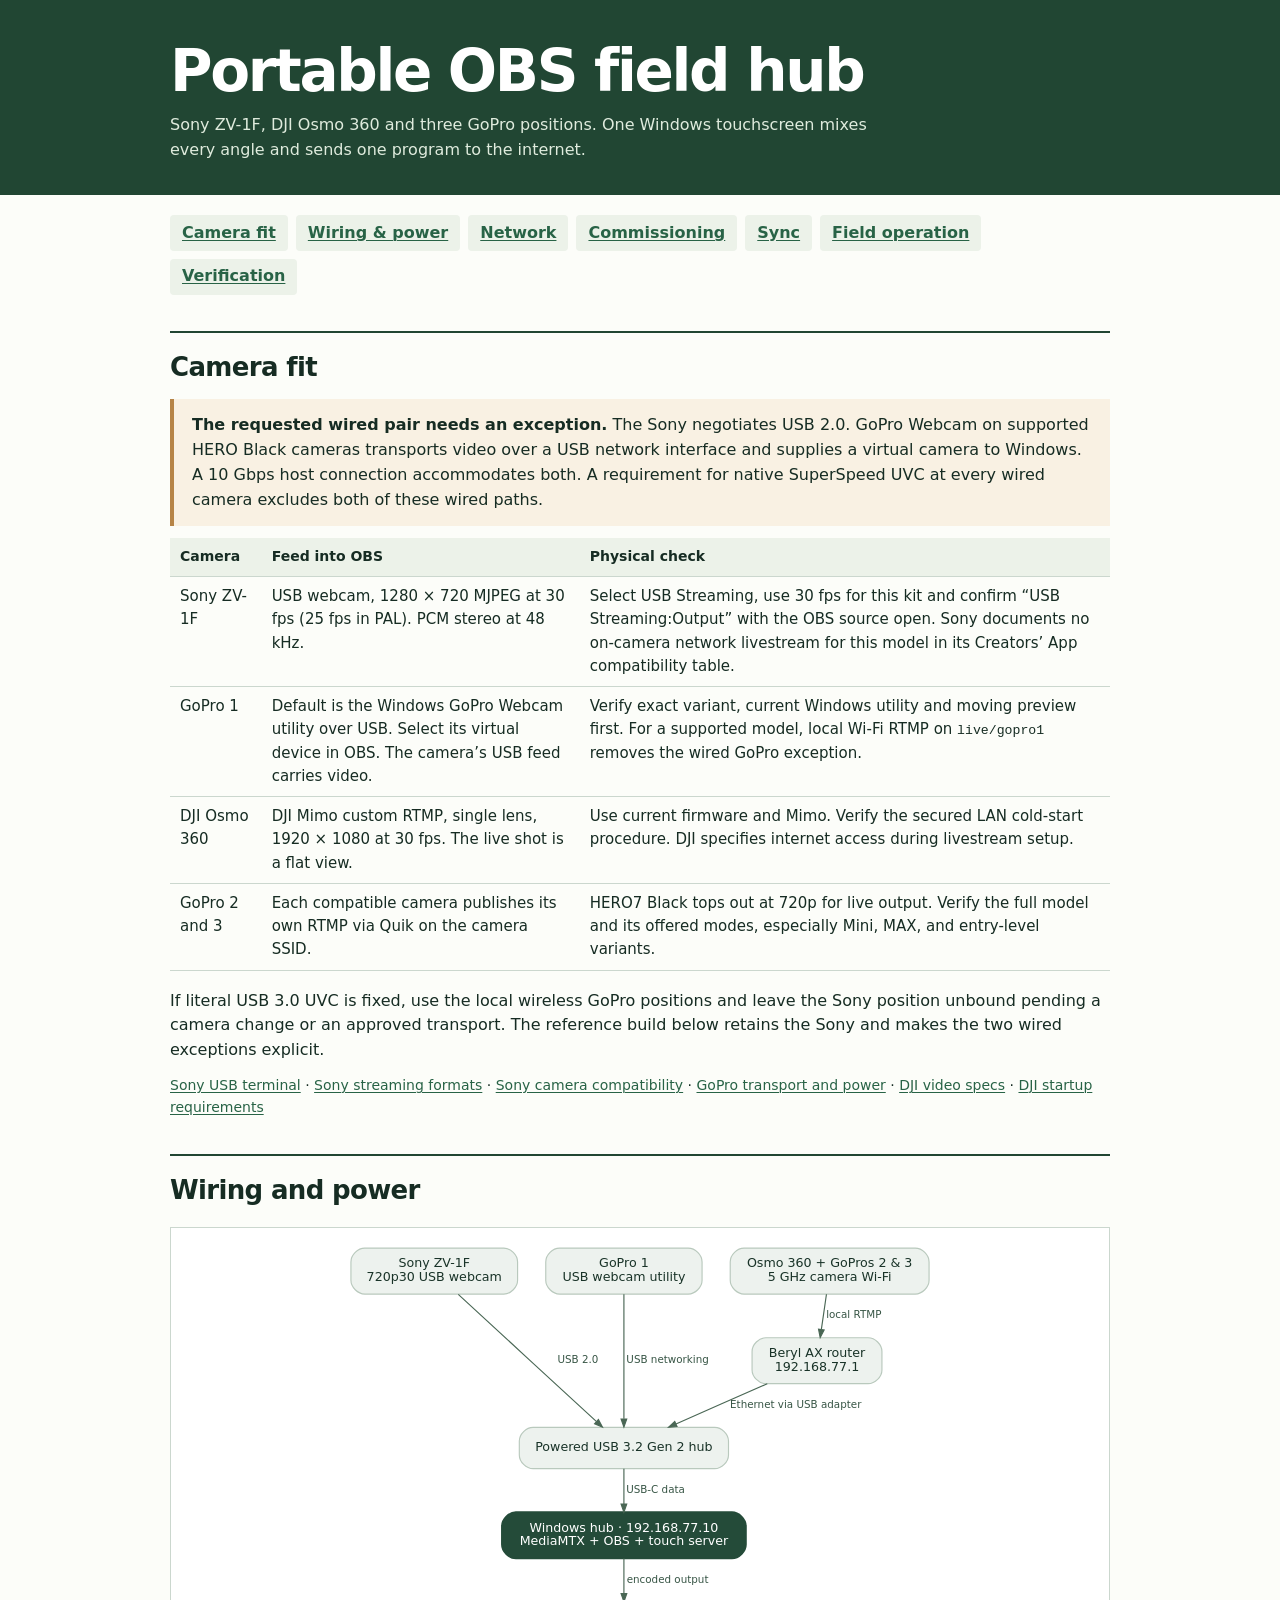
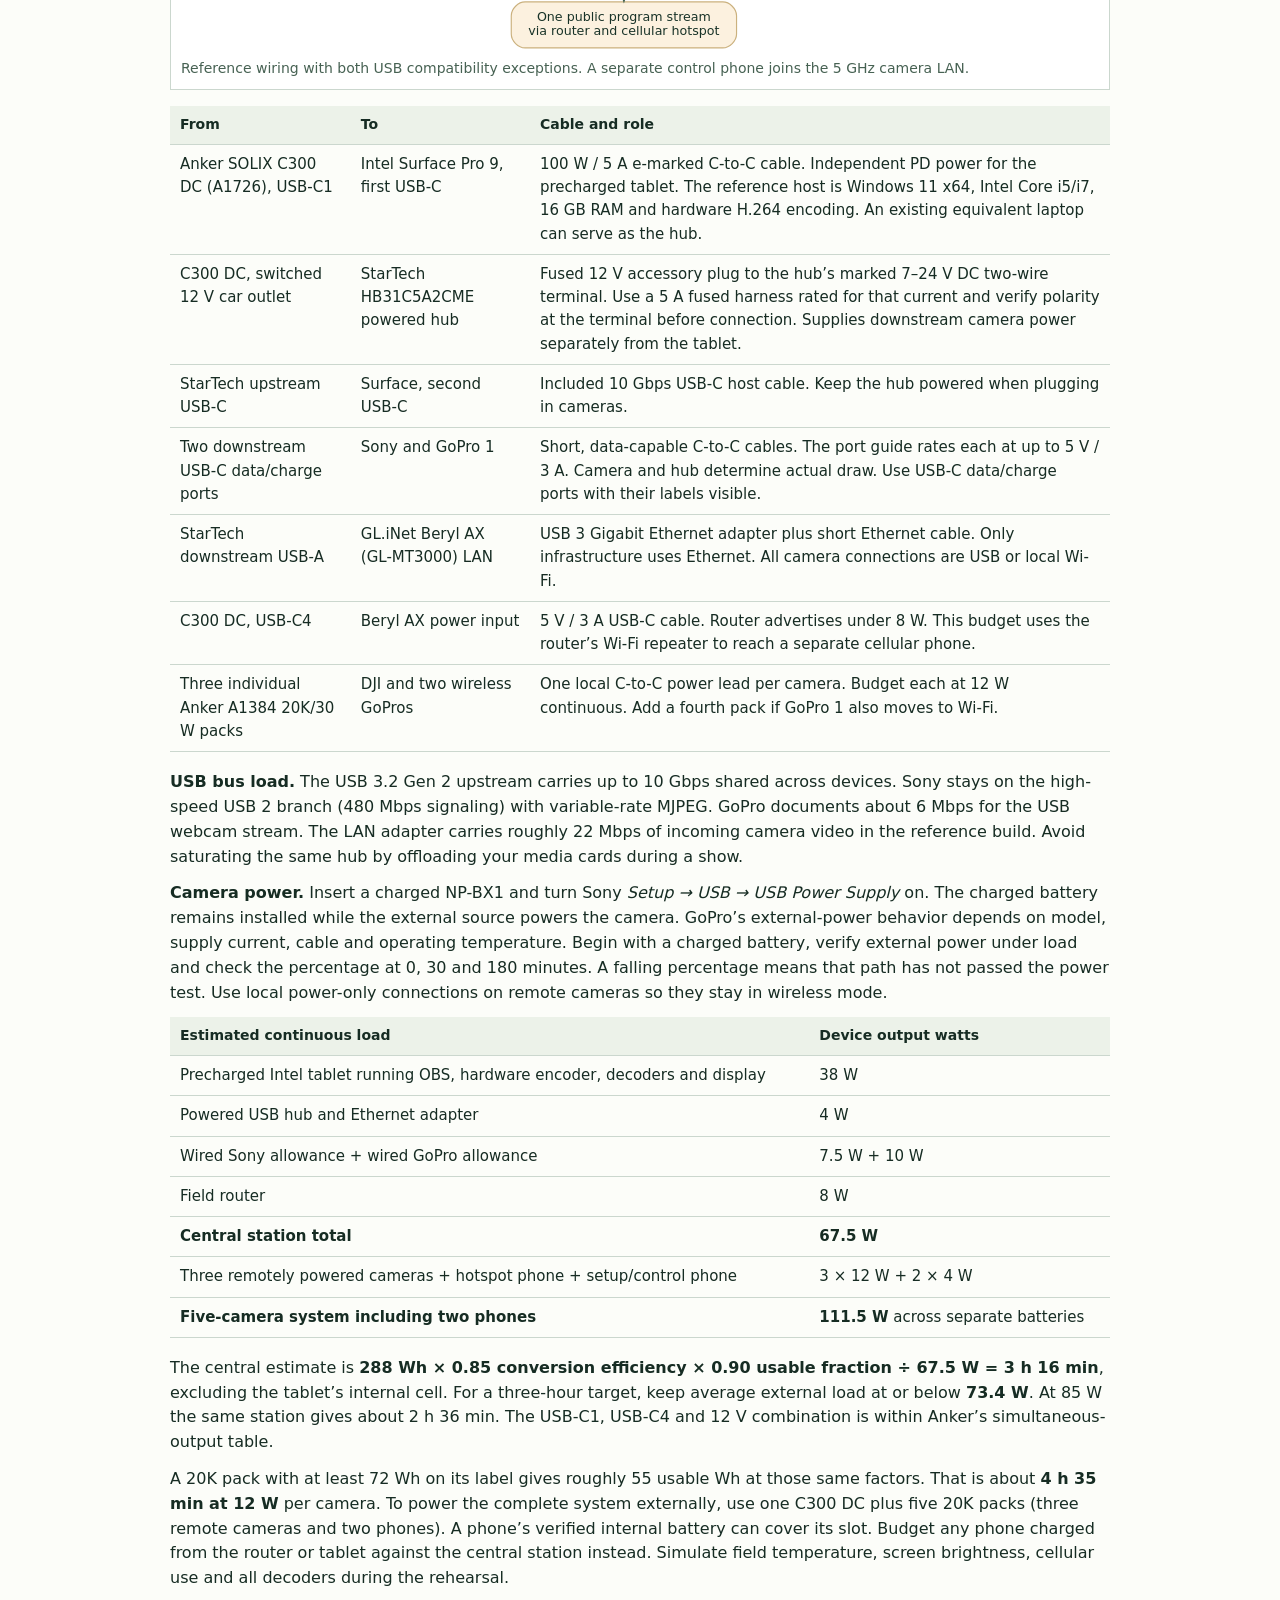
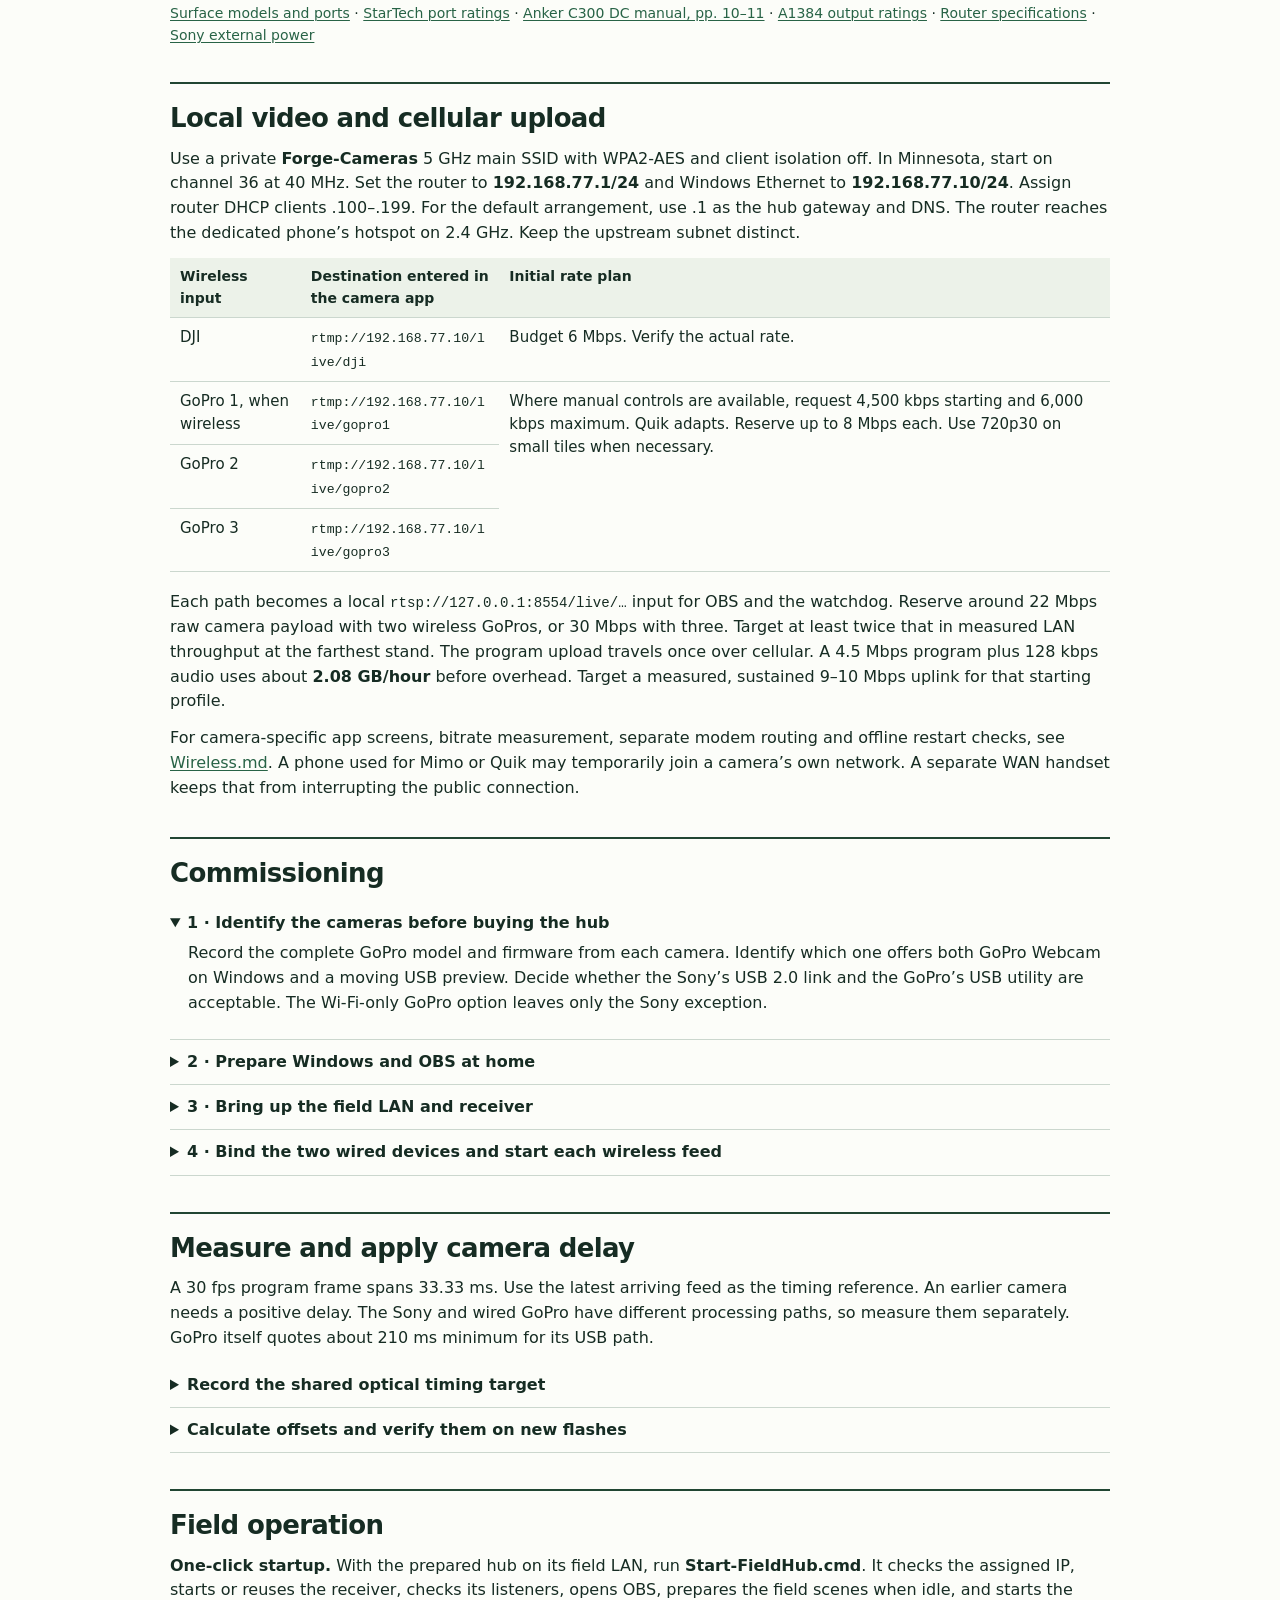
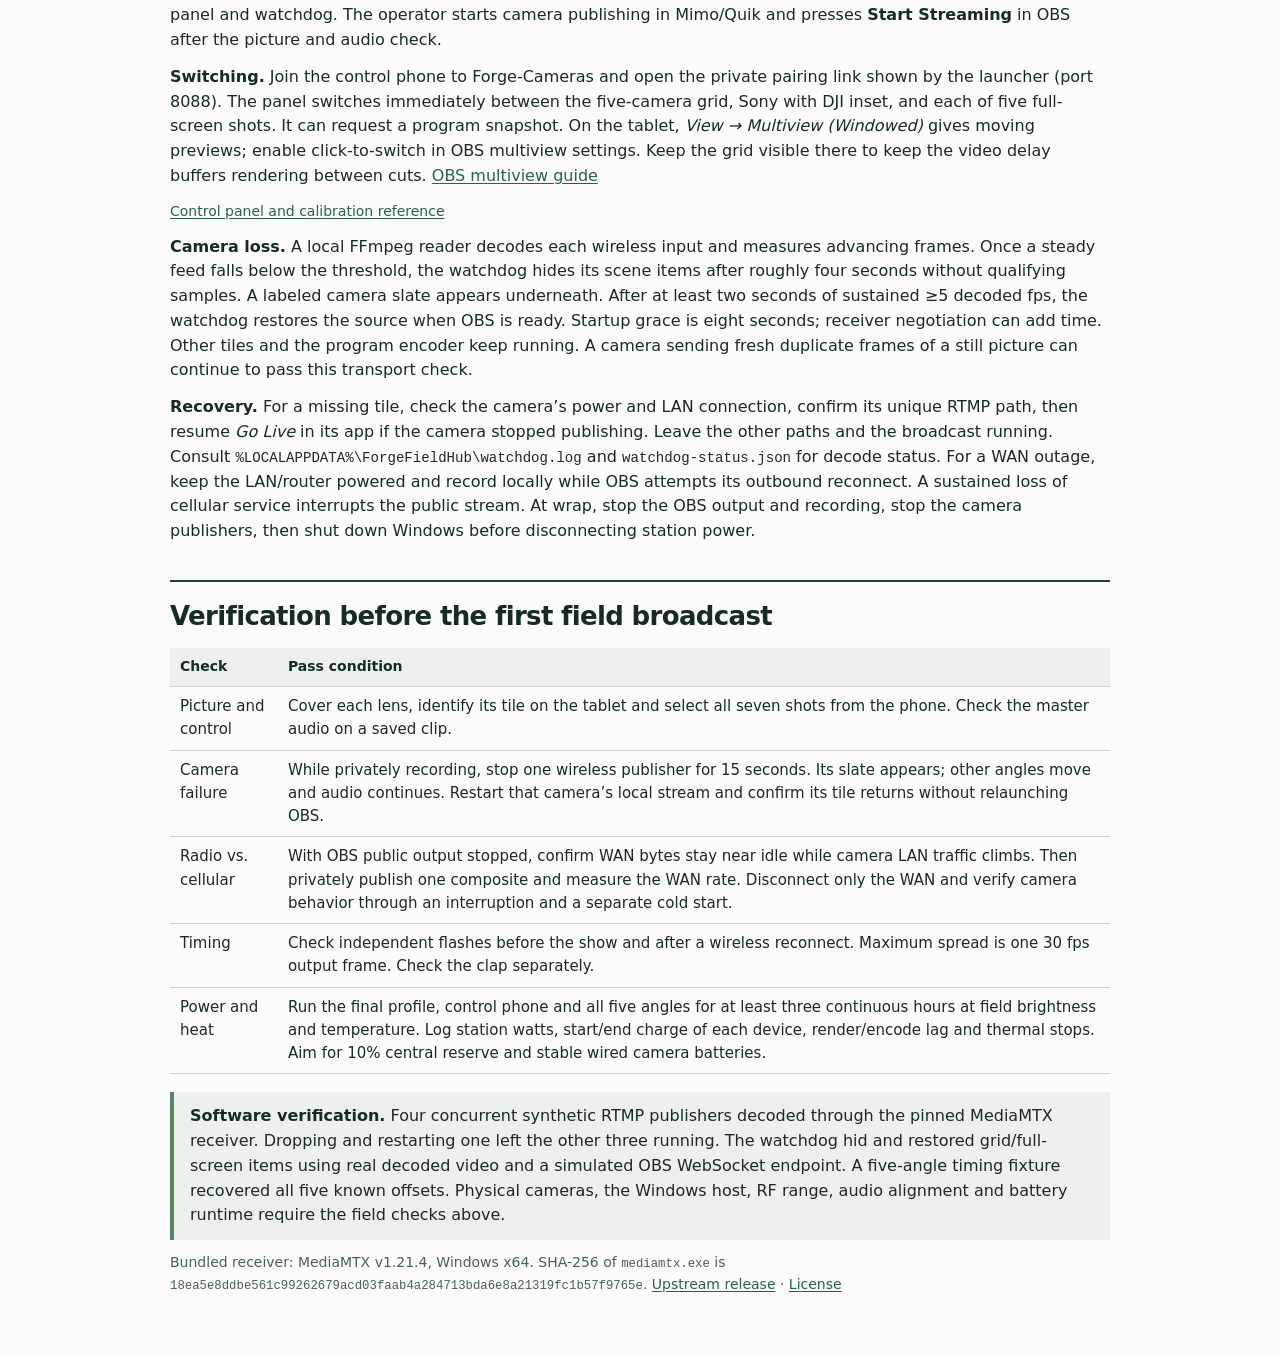
<file: Portable_OBS_Field_Hub/OPEN-FIRST.html>
<!doctype html>
<html lang="en"><head><meta charset="utf-8"><meta name="viewport" content="width=device-width,initial-scale=1">
<title>Portable OBS field hub · Field guide</title>
<style>
:root{color-scheme:light;--ink:#162c23;--muted:#476253;--line:#cbd7ce;--paper:#fcfdf9;--tone:#ecf2e9;--forest:#214633}*{box-sizing:border-box}html{scroll-behavior:smooth}body{margin:0;color:var(--ink);background:var(--paper);font:16px/1.55 "Segoe UI",system-ui,sans-serif}header{background:var(--forest);color:#fff;padding:35px max(5vw,calc((100vw - 940px)/2)) 32px}header h1{font-size:clamp(32px,6vw,58px);line-height:1.04;margin:6px 0 12px;letter-spacing:-.04em}header p{color:#dfebdd;margin:0;max-width:70ch}.wrap{max-width:990px;margin:auto;padding:20px 25px 50px}nav{display:flex;flex-wrap:wrap;gap:8px;margin:0 0 28px}nav a{padding:.35em .75em;background:var(--tone);border-radius:4px;font-weight:600}a{color:#286346;text-decoration-thickness:1px;text-underline-offset:2px}h2{font-size:26px;letter-spacing:-.025em;margin:36px 0 8px;border-top:2px solid var(--forest);padding-top:14px}h3{font-size:18px;margin:22px 0 5px}p{margin:7px 0 12px}.call{padding:14px 18px;border-left:4px solid #b68447;background:#f9f1e3;margin:12px 0}.ok{padding:12px 16px;border-left:4px solid #548564;background:var(--tone)}table{width:100%;border-collapse:collapse;font-size:15px;margin:12px 0 18px}th,td{text-align:left;padding:8px 10px;vertical-align:top;border-bottom:1px solid var(--line)}th{background:var(--tone);font-size:14px}figure{margin:16px 0;border:1px solid var(--line);background:white;padding:10px}figure img{display:block;width:100%;max-height:420px;object-fit:contain}figcaption,.small{font-size:14px;color:var(--muted)}code,pre{font:0.88em/1.5 Consolas,ui-monospace,monospace}code{overflow-wrap:anywhere}pre{padding:10px 14px;background:var(--tone);border-radius:3px;white-space:pre-wrap;overflow-wrap:anywhere}details{border-bottom:1px solid var(--line);padding:11px 0}summary{cursor:pointer;font-weight:650;line-height:1.4}details>p,details>ul,details>pre{margin-left:18px}li{margin:5px 0}ul{padding-left:23px}section{scroll-margin-top:12px}.sources{font-size:14px}footer{margin-top:30px;color:var(--muted)}@media(max-width:600px){.wrap{padding:16px}header{padding:27px 16px}th,td{padding:7px 5px;font-size:13px}nav{gap:5px}nav a{font-size:14px}figure{padding:3px}}@media print{header{background:none;color:black;padding:0}header p{color:black}nav{display:none}.wrap{padding:0}details{break-inside:avoid}table,figure{break-inside:avoid}a{color:inherit}}
</style></head>
<body><header><h1>Portable OBS field hub</h1><p>Sony ZV-1F, DJI Osmo 360 and three GoPro positions. One Windows touchscreen mixes every angle and sends one program to the internet.</p></header>
<main class="wrap"><nav aria-label="Sections"><a href="#fit">Camera fit</a><a href="#power">Wiring &amp; power</a><a href="#lan">Network</a><a href="#setup">Commissioning</a><a href="#sync">Sync</a><a href="#show">Field operation</a><a href="#testing">Verification</a></nav>
<section id="fit"><h2>Camera fit</h2>
<div class="call"><strong>The requested wired pair needs an exception.</strong> The Sony negotiates USB 2.0. GoPro Webcam on supported HERO Black cameras transports video over a USB network interface and supplies a virtual camera to Windows. A 10 Gbps host connection accommodates both. A requirement for native SuperSpeed UVC at every wired camera excludes both of these wired paths.</div>
<table><thead><tr><th>Camera</th><th>Feed into OBS</th><th>Physical check</th></tr></thead><tbody>
<tr><td>Sony ZV-1F</td><td>USB webcam, 1280 × 720 MJPEG at 30 fps (25 fps in PAL). PCM stereo at 48 kHz.</td><td>Select USB Streaming, use 30 fps for this kit and confirm “USB Streaming:Output” with the OBS source open. Sony documents no on-camera network livestream for this model in its Creators’ App compatibility table.</td></tr>
<tr><td>GoPro 1</td><td>Default is the Windows GoPro Webcam utility over USB. Select its virtual device in OBS. The camera’s USB feed carries video.</td><td>Verify exact variant, current Windows utility and moving preview first. For a supported model, local Wi-Fi RTMP on <code>live/gopro1</code> removes the wired GoPro exception.</td></tr>
<tr><td>DJI Osmo 360</td><td>DJI Mimo custom RTMP, single lens, 1920 × 1080 at 30 fps. The live shot is a flat view.</td><td>Use current firmware and Mimo. Verify the secured LAN cold-start procedure. DJI specifies internet access during livestream setup.</td></tr>
<tr><td>GoPro 2 and 3</td><td>Each compatible camera publishes its own RTMP via Quik on the camera SSID.</td><td>HERO7 Black tops out at 720p for live output. Verify the full model and its offered modes, especially Mini, MAX, and entry-level variants.</td></tr></tbody></table>
<p>If literal USB 3.0 UVC is fixed, use the local wireless GoPro positions and leave the Sony position unbound pending a camera change or an approved transport. The reference build below retains the Sony and makes the two wired exceptions explicit.</p>
<p class="sources"><a href="https://helpguide.sony.net/dc/2210/v1/en/contents/TP1000935823.html">Sony USB terminal</a> · <a href="https://helpguide.sony.net/dc/2210/v1/en/contents/TP1000934575.html">Sony streaming formats</a> · <a href="https://www.sony-asia.com/electronics/support/compact-cameras-zv-series/zv-1f/articles/CCCA03001">Sony camera compatibility</a> · <a href="https://gopro.github.io/OpenGoPro/docs/faq/">GoPro transport and power</a> · <a href="https://www.dji.com/360/specs">DJI video specs</a> · <a href="https://www.dji.com/360/faq">DJI startup requirements</a></p></section>
<section id="power"><h2>Wiring and power</h2><figure><img src="guide/topology.svg" alt="Sony and GoPro 1 feed the powered USB hub. Wireless cameras publish to the router, which connects to the same hub through an Ethernet adapter. Windows mixes and sends one program by cellular."><figcaption>Reference wiring with both USB compatibility exceptions. A separate control phone joins the 5 GHz camera LAN.</figcaption></figure>
<table><thead><tr><th>From</th><th>To</th><th>Cable and role</th></tr></thead><tbody>
<tr><td>Anker SOLIX C300 DC (A1726), USB-C1</td><td>Intel Surface Pro 9, first USB-C</td><td>100 W / 5 A e-marked C-to-C cable. Independent PD power for the precharged tablet. The reference host is Windows 11 x64, Intel Core i5/i7, 16 GB RAM and hardware H.264 encoding. An existing equivalent laptop can serve as the hub.</td></tr>
<tr><td>C300 DC, switched 12 V car outlet</td><td>StarTech HB31C5A2CME powered hub</td><td>Fused 12 V accessory plug to the hub’s marked 7–24 V DC two-wire terminal. Use a 5 A fused harness rated for that current and verify polarity at the terminal before connection. Supplies downstream camera power separately from the tablet.</td></tr>
<tr><td>StarTech upstream USB-C</td><td>Surface, second USB-C</td><td>Included 10 Gbps USB-C host cable. Keep the hub powered when plugging in cameras.</td></tr>
<tr><td>Two downstream USB-C data/charge ports</td><td>Sony and GoPro 1</td><td>Short, data-capable C-to-C cables. The port guide rates each at up to 5 V / 3 A. Camera and hub determine actual draw. Use USB-C data/charge ports with their labels visible.</td></tr>
<tr><td>StarTech downstream USB-A</td><td>GL.iNet Beryl AX (GL-MT3000) LAN</td><td>USB 3 Gigabit Ethernet adapter plus short Ethernet cable. Only infrastructure uses Ethernet. All camera connections are USB or local Wi-Fi.</td></tr>
<tr><td>C300 DC, USB-C4</td><td>Beryl AX power input</td><td>5 V / 3 A USB-C cable. Router advertises under 8 W. This budget uses the router’s Wi-Fi repeater to reach a separate cellular phone.</td></tr>
<tr><td>Three individual Anker A1384 20K/30 W packs</td><td>DJI and two wireless GoPros</td><td>One local C-to-C power lead per camera. Budget each at 12 W continuous. Add a fourth pack if GoPro 1 also moves to Wi-Fi.</td></tr>
</tbody></table>
<p><strong>USB bus load.</strong> The USB 3.2 Gen 2 upstream carries up to 10 Gbps shared across devices. Sony stays on the high-speed USB 2 branch (480 Mbps signaling) with variable-rate MJPEG. GoPro documents about 6 Mbps for the USB webcam stream. The LAN adapter carries roughly 22 Mbps of incoming camera video in the reference build. Avoid saturating the same hub by offloading your media cards during a show.</p>
<p><strong>Camera power.</strong> Insert a charged NP-BX1 and turn Sony <em>Setup → USB → USB Power Supply</em> on. The charged battery remains installed while the external source powers the camera. GoPro’s external-power behavior depends on model, supply current, cable and operating temperature. Begin with a charged battery, verify external power under load and check the percentage at 0, 30 and 180 minutes. A falling percentage means that path has not passed the power test. Use local power-only connections on remote cameras so they stay in wireless mode.</p>
<table><thead><tr><th>Estimated continuous load</th><th>Device output watts</th></tr></thead><tbody>
<tr><td>Precharged Intel tablet running OBS, hardware encoder, decoders and display</td><td>38 W</td></tr>
<tr><td>Powered USB hub and Ethernet adapter</td><td>4 W</td></tr>
<tr><td>Wired Sony allowance + wired GoPro allowance</td><td>7.5 W + 10 W</td></tr>
<tr><td>Field router</td><td>8 W</td></tr>
<tr><td><strong>Central station total</strong></td><td><strong>67.5 W</strong></td></tr>
<tr><td>Three remotely powered cameras + hotspot phone + setup/control phone</td><td>3 × 12 W + 2 × 4 W</td></tr>
<tr><td><strong>Five-camera system including two phones</strong></td><td><strong>111.5 W</strong> across separate batteries</td></tr></tbody></table>
<p>The central estimate is <strong>288 Wh × 0.85 conversion efficiency × 0.90 usable fraction ÷ 67.5 W = 3 h 16 min</strong>, excluding the tablet’s internal cell. For a three-hour target, keep average external load at or below <strong>73.4 W</strong>. At 85 W the same station gives about 2 h 36 min. The USB-C1, USB-C4 and 12 V combination is within Anker’s simultaneous-output table.</p>
<p>A 20K pack with at least 72 Wh on its label gives roughly 55 usable Wh at those same factors. That is about <strong>4 h 35 min at 12 W</strong> per camera. To power the complete system externally, use one C300 DC plus five 20K packs (three remote cameras and two phones). A phone’s verified internal battery can cover its slot. Budget any phone charged from the router or tablet against the central station instead. Simulate field temperature, screen brightness, cellular use and all decoders during the rehearsal.</p>
<p class="sources"><a href="https://support.microsoft.com/en-us/surface/models/surface-pro-9-features-and-specs">Surface models and ports</a> · <a href="https://sgcdn.startech.com/005329/media/sets/HB31C5A2CME_Manual/HB31C5A2CME_QSG.pdf">StarTech port ratings</a> · <a href="https://dccf75d8gej24.cloudfront.net/documents/TEM_A1726_V1_EN_UM_Web_20240913.pdf">Anker C300 DC manual, pp. 10–11</a> · <a href="https://support.anker.com/s/article-description?urlName=Anker-Power-Bank-20000mAh-30W-User-Guide-A1384">A1384 output ratings</a> · <a href="https://www.gl-inet.com/products/gl-mt3000">Router specifications</a> · <a href="https://www.sony.com/electronics/support/compact-cameras-zv-series/zv-1f/articles/00266596">Sony external power</a></p></section>
<section id="lan"><h2>Local video and cellular upload</h2>
<p>Use a private <strong>Forge-Cameras</strong> 5 GHz main SSID with WPA2-AES and client isolation off. In Minnesota, start on channel 36 at 40 MHz. Set the router to <strong>192.168.77.1/24</strong> and Windows Ethernet to <strong>192.168.77.10/24</strong>. Assign router DHCP clients .100–.199. For the default arrangement, use .1 as the hub gateway and DNS. The router reaches the dedicated phone’s hotspot on 2.4 GHz. Keep the upstream subnet distinct.</p>
<table><thead><tr><th>Wireless input</th><th>Destination entered in the camera app</th><th>Initial rate plan</th></tr></thead><tbody>
<tr><td>DJI</td><td><code>rtmp://192.168.77.10/live/dji</code></td><td>Budget 6 Mbps. Verify the actual rate.</td></tr>
<tr><td>GoPro 1, when wireless</td><td><code>rtmp://192.168.77.10/live/gopro1</code></td><td rowspan="3">Where manual controls are available, request 4,500 kbps starting and 6,000 kbps maximum. Quik adapts. Reserve up to 8 Mbps each. Use 720p30 on small tiles when necessary.</td></tr>
<tr><td>GoPro 2</td><td><code>rtmp://192.168.77.10/live/gopro2</code></td></tr>
<tr><td>GoPro 3</td><td><code>rtmp://192.168.77.10/live/gopro3</code></td></tr></tbody></table>
<p>Each path becomes a local <code>rtsp://127.0.0.1:8554/live/…</code> input for OBS and the watchdog. Reserve around 22 Mbps raw camera payload with two wireless GoPros, or 30 Mbps with three. Target at least twice that in measured LAN throughput at the farthest stand. The program upload travels once over cellular. A 4.5 Mbps program plus 128 kbps audio uses about <strong>2.08 GB/hour</strong> before overhead. Target a measured, sustained 9–10 Mbps uplink for that starting profile.</p>
<p>For camera-specific app screens, bitrate measurement, separate modem routing and offline restart checks, see <a href="receiver/Wireless.md">Wireless.md</a>. A phone used for Mimo or Quik may temporarily join a camera’s own network. A separate WAN handset keeps that from interrupting the public connection.</p></section>
<section id="setup"><h2>Commissioning</h2>
<details open><summary>1 · Identify the cameras before buying the hub</summary><p>Record the complete GoPro model and firmware from each camera. Identify which one offers both GoPro Webcam on Windows and a moving USB preview. Decide whether the Sony’s USB 2.0 link and the GoPro’s USB utility are acceptable. The Wi-Fi-only GoPro option leaves only the Sony exception.</p></details>
<details><summary>2 · Prepare Windows and OBS at home</summary><p>Extract the entire ZIP into a stable, writable folder, such as <code>C:\FieldHub</code>. Use Intel/AMD Windows x64, a current 64-bit OBS Studio with WebSocket v5, 64-bit Python 3.11 or newer, and an FFmpeg 6+ Windows build. Place its <code>ffmpeg.exe</code> in <code>tools\</code>, or make it available on PATH. Install the compatible GoPro Webcam utility for the wired option. The MediaMTX Windows executable and Python dependency wheels are included.</p><p>Double-click <strong>Prepare-Python.cmd</strong>. It installs the bundled Python packages into this folder’s private environment. In OBS, create a dedicated profile for field streaming, enable the authenticated WebSocket server in Tools on port 4455, and set a 16:9 canvas (1920 × 1080) at exactly 30 fps.</p><p>Start at 1280 × 720 output for the first site test, then try 1080p30. Select hardware H.264 (Intel Quick Sync on the reference tablet), CBR 4,500 kbps, 2 s keyframes, AAC 128 kbps, 48 kHz. Use the destination’s supported settings. Enable OBS network automatic reconnect. Keep private recording available during a WAN drop. Enter the destination and public stream key only in OBS.</p><p class="sources"><a href="https://obsproject.com/download">OBS Studio</a> · <a href="https://www.python.org/downloads/windows/">Python for Windows</a> · <a href="https://ffmpeg.org/download.html">FFmpeg Windows builds</a> · <a href="https://gopro.com/webcam">GoPro Webcam</a> · <a href="https://obsproject.com/kb/remote-control-guide">OBS WebSocket setup</a></p></details>
<details><summary>3 · Bring up the field LAN and receiver</summary><p>Connect the station, tablet, hub and Beryl as shown. Set the field Ethernet and router addresses from the Network section. From an elevated Windows PowerShell opened in the kit folder, apply the scoped firewall rules once.</p><pre>powershell.exe -NoProfile -ExecutionPolicy Bypass -File .\Configure-Field-Firewall.ps1</pre><p>The rules allow camera ingress on TCP 1935 and panel access on TCP 8088 on the field adapter. They block LAN access to OBS WebSocket 4455 on that adapter. Loopback is used for control, RTSP and diagnostics. Leave router port forwarding and UPnP off.</p><p>For the default wired GoPro, double-click <strong>Start-FieldHub.cmd</strong>. For a first build with wireless GoPro 1, run the following in PowerShell from the kit folder. The launcher displays the password prompt and private phone-pairing link.</p><pre>$env:FIELDHUB_GOPRO1 = 'wifi'
.\Start-FieldHub.cmd</pre><p>The launcher uses the dedicated OBS scene collection <strong>Field Hub</strong>. To change GoPro 1 transport later, rename the existing collection as a backup in OBS, stop outputs and launch again with the desired transport (<code>usb</code> or <code>wifi</code>). Stored source bindings and calibration belong to each collection.</p></details>
<details><summary>4 · Bind the two wired devices and start each wireless feed</summary><p>On the Sony, use Setup → USB → USB Connection Mode → USB Streaming, then connect its data cable. In the <strong>Field / Sony</strong> source Properties choose the Sony camera, and verify 1280 × 720 at 30 fps. For wired GoPro 1, open GoPro Webcam, enable its camera connection mode as directed for the exact model, confirm its preview, then choose the GoPro virtual device for <strong>Field / GoPro 1</strong>. Cover each lens separately to check the bindings.</p><p>On the DJI, use Mimo’s single-lens custom RTMP. On each extra GoPro, use Quik’s Live → RTMP. Choose Forge-Cameras and paste the unique local destination from the table. Confirm each live tile before pairing the next camera. Leave the extra GoPro position offline if you have only two GoPros.</p><p>New camera-source audio is muted. Choose one master microphone. For reliable audio across every scene, use a global OBS Mic/Aux device in the dedicated profile (Sony audio if available as a Windows input, or a separate mic); disable unused global desktop/mic captures. Check the meter and listen to a local recording while switching scenes.</p></details>
</section>
<section id="sync"><h2>Measure and apply camera delay</h2>
<p>A 30 fps program frame spans 33.33 ms. Use the latest arriving feed as the timing reference. An earlier camera needs a positive delay. The Sony and wired GoPro have different processing paths, so measure them separately. GoPro itself quotes about 210 ms minimum for its USB path.</p>
<details><summary>Record the shared optical timing target</summary><p>With outputs idle, select <strong>Field - Grid</strong>. Run the following in the kit folder to remove prior kit calibration filters. Put a second display where every camera can see it, open the target and frame it so it covers the <strong>center</strong> of every live tile. Lock exposure if auto-exposure pumps. Keep a constant 30 fps OBS profile and use the full 16:9 grid recording without cropping.</p><pre>.\Field-OBS.cmd clear-sync</pre><p>Start a local recording, then press <strong>Start target</strong> on the second display within 10 seconds. Five spaced white pulses appear. Keep the target visible until it finishes and then stop recording. On a field phone, open <code>http://192.168.77.10:8088/calibration/Sync-Target.html</code> in its browser. The analyzer reads the first 75 seconds. <a href="calibration/Sync-Target.html">Open Sync-Target.html</a></p></details>
<details><summary>Calculate offsets and verify them on new flashes</summary><p>Drag the recording file onto <strong>Measure-Sync.cmd</strong>. The report lists five arrival frames per camera and the required delay in frames and milliseconds. Inactive positions are skipped. Two or more live cameras are required. Copy the printed <code>Field-OBS.cmd calibrate</code> command into PowerShell in the kit folder when all outputs are idle. To inspect the filter plan first, append <code>--dry-run</code>.</p><p>Each Render Delay filter accepts up to 500 ms. The script divides the measured delay across whole-frame filter stages and writes each camera independently. For example, an arrival difference of 57 frames at 30 fps means a target correction of 1,900 ms. That is an illustration. Your recording supplies the real correction.</p><p>Record a fresh five-pulse sequence with the filters active. Read residual offsets from its report. Accept only if every tested pulse is within one output frame across cameras. Keep the applied delays for that check. If it fails, clear the filters and measure a new baseline. If residuals change between pulses, improve the radio link and recheck after reconnecting a camera. Long GPU frame buffers consume graphics memory. Use View → Stats to check rendering and encoding lag with the buffers enabled.</p><p>For audio, record a visible clap with the master mic. In Advanced Audio Properties, adjust its Sync Offset by the measured time the clap arrives early, then record another clap. If audio arrives late, add an appropriate common video delay or choose a lower-latency audio path, then repeat the check.</p><p class="sources"><a href="https://obsproject.com/kb/render-delay-filter">OBS Render Delay</a> · <a href="https://github.com/obsproject/obs-studio/blob/master/plugins/obs-filters/gpu-delay.c">OBS delay implementation</a></p></details></section>
<section id="show"><h2>Field operation</h2>
<p><strong>One-click startup.</strong> With the prepared hub on its field LAN, run <strong>Start-FieldHub.cmd</strong>. It checks the assigned IP, starts or reuses the receiver, checks its listeners, opens OBS, prepares the field scenes when idle, and starts the panel and watchdog. The operator starts camera publishing in Mimo/Quik and presses <strong>Start Streaming</strong> in OBS after the picture and audio check.</p>
<p><strong>Switching.</strong> Join the control phone to Forge-Cameras and open the private pairing link shown by the launcher (port 8088). The panel switches immediately between the five-camera grid, Sony with DJI inset, and each of five full-screen shots. It can request a program snapshot. On the tablet, <em>View → Multiview (Windowed)</em> gives moving previews; enable click-to-switch in OBS multiview settings. Keep the grid visible there to keep the video delay buffers rendering between cuts. <a href="https://obsproject.com/kb/power-of-projectors">OBS multiview guide</a></p>
<p class="small"><a href="control/CONTROL.md">Control panel and calibration reference</a></p><p><strong>Camera loss.</strong> A local FFmpeg reader decodes each wireless input and measures advancing frames. Once a steady feed falls below the threshold, the watchdog hides its scene items after roughly four seconds without qualifying samples. A labeled camera slate appears underneath. After at least two seconds of sustained ≥5 decoded fps, the watchdog restores the source when OBS is ready. Startup grace is eight seconds; receiver negotiation can add time. Other tiles and the program encoder keep running. A camera sending fresh duplicate frames of a still picture can continue to pass this transport check.</p>
<p><strong>Recovery.</strong> For a missing tile, check the camera’s power and LAN connection, confirm its unique RTMP path, then resume <em>Go Live</em> in its app if the camera stopped publishing. Leave the other paths and the broadcast running. Consult <code>%LOCALAPPDATA%\ForgeFieldHub\watchdog.log</code> and <code>watchdog-status.json</code> for decode status. For a WAN outage, keep the LAN/router powered and record locally while OBS attempts its outbound reconnect. A sustained loss of cellular service interrupts the public stream. At wrap, stop the OBS output and recording, stop the camera publishers, then shut down Windows before disconnecting station power.</p></section>
<section id="testing"><h2>Verification before the first field broadcast</h2>
<table><thead><tr><th>Check</th><th>Pass condition</th></tr></thead><tbody>
<tr><td>Picture and control</td><td>Cover each lens, identify its tile on the tablet and select all seven shots from the phone. Check the master audio on a saved clip.</td></tr>
<tr><td>Camera failure</td><td>While privately recording, stop one wireless publisher for 15 seconds. Its slate appears; other angles move and audio continues. Restart that camera’s local stream and confirm its tile returns without relaunching OBS.</td></tr>
<tr><td>Radio vs. cellular</td><td>With OBS public output stopped, confirm WAN bytes stay near idle while camera LAN traffic climbs. Then privately publish one composite and measure the WAN rate. Disconnect only the WAN and verify camera behavior through an interruption and a separate cold start.</td></tr>
<tr><td>Timing</td><td>Check independent flashes before the show and after a wireless reconnect. Maximum spread is one 30 fps output frame. Check the clap separately.</td></tr>
<tr><td>Power and heat</td><td>Run the final profile, control phone and all five angles for at least three continuous hours at field brightness and temperature. Log station watts, start/end charge of each device, render/encode lag and thermal stops. Aim for 10% central reserve and stable wired camera batteries.</td></tr></tbody></table>
<p class="ok"><strong>Software verification.</strong> Four concurrent synthetic RTMP publishers decoded through the pinned MediaMTX receiver. Dropping and restarting one left the other three running. The watchdog hid and restored grid/full-screen items using real decoded video and a simulated OBS WebSocket endpoint. A five-angle timing fixture recovered all five known offsets. Physical cameras, the Windows host, RF range, audio alignment and battery runtime require the field checks above.</p>
<p class="small">Bundled receiver: MediaMTX v1.21.4, Windows x64. SHA-256 of <code>mediamtx.exe</code> is <code>18ea5e8ddbe561c99262679acd03faab4a284713bda6e8a21319fc1b57f9765e</code>. <a href="https://github.com/bluenviron/mediamtx/releases/tag/v1.21.4">Upstream release</a> · <a href="receiver/LICENSE">License</a></p>
</section></main></body></html>
</file>
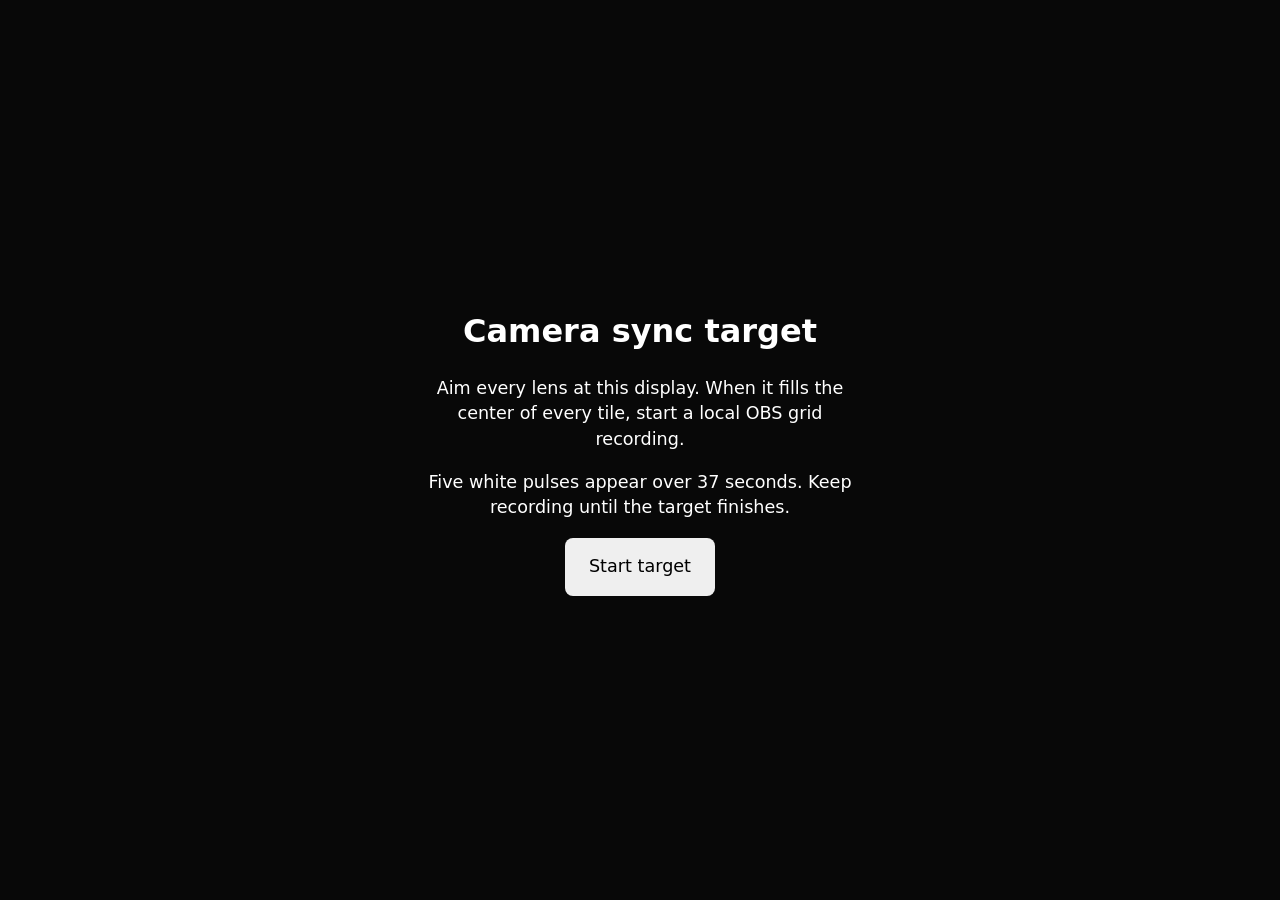
<file: Portable_OBS_Field_Hub/calibration/Sync-Target.html>
<!doctype html><html lang="en"><meta charset="utf-8"><meta name="viewport" content="width=device-width,initial-scale=1"><title>Field Hub · Sync target</title>
<link rel="stylesheet" href="target.css">
<main id="ui"><h1>Camera sync target</h1><p>Aim every lens at this display. When it fills the center of every tile, start a local OBS grid recording.</p><p>Five white pulses appear over 37 seconds. Keep recording until the target finishes.</p><button id="go">Start target</button><p id="status" aria-live="polite"></p></main>
<script src="target.js"></script></html>
</file>
<file: Portable_OBS_Field_Hub/calibration/target.css>
*{box-sizing:border-box}body{margin:0;background:#080808;color:#fff;font:1.1rem/1.45 system-ui,sans-serif;min-height:100dvh;display:grid;place-items:center;text-align:center}.white{background:#fff}main{max-width:32rem;padding:2rem}h1{font-size:2rem}button{font:inherit;padding:1rem 1.5rem;border:0;border-radius:.5rem;cursor:pointer}[hidden]{display:none}
</file>
